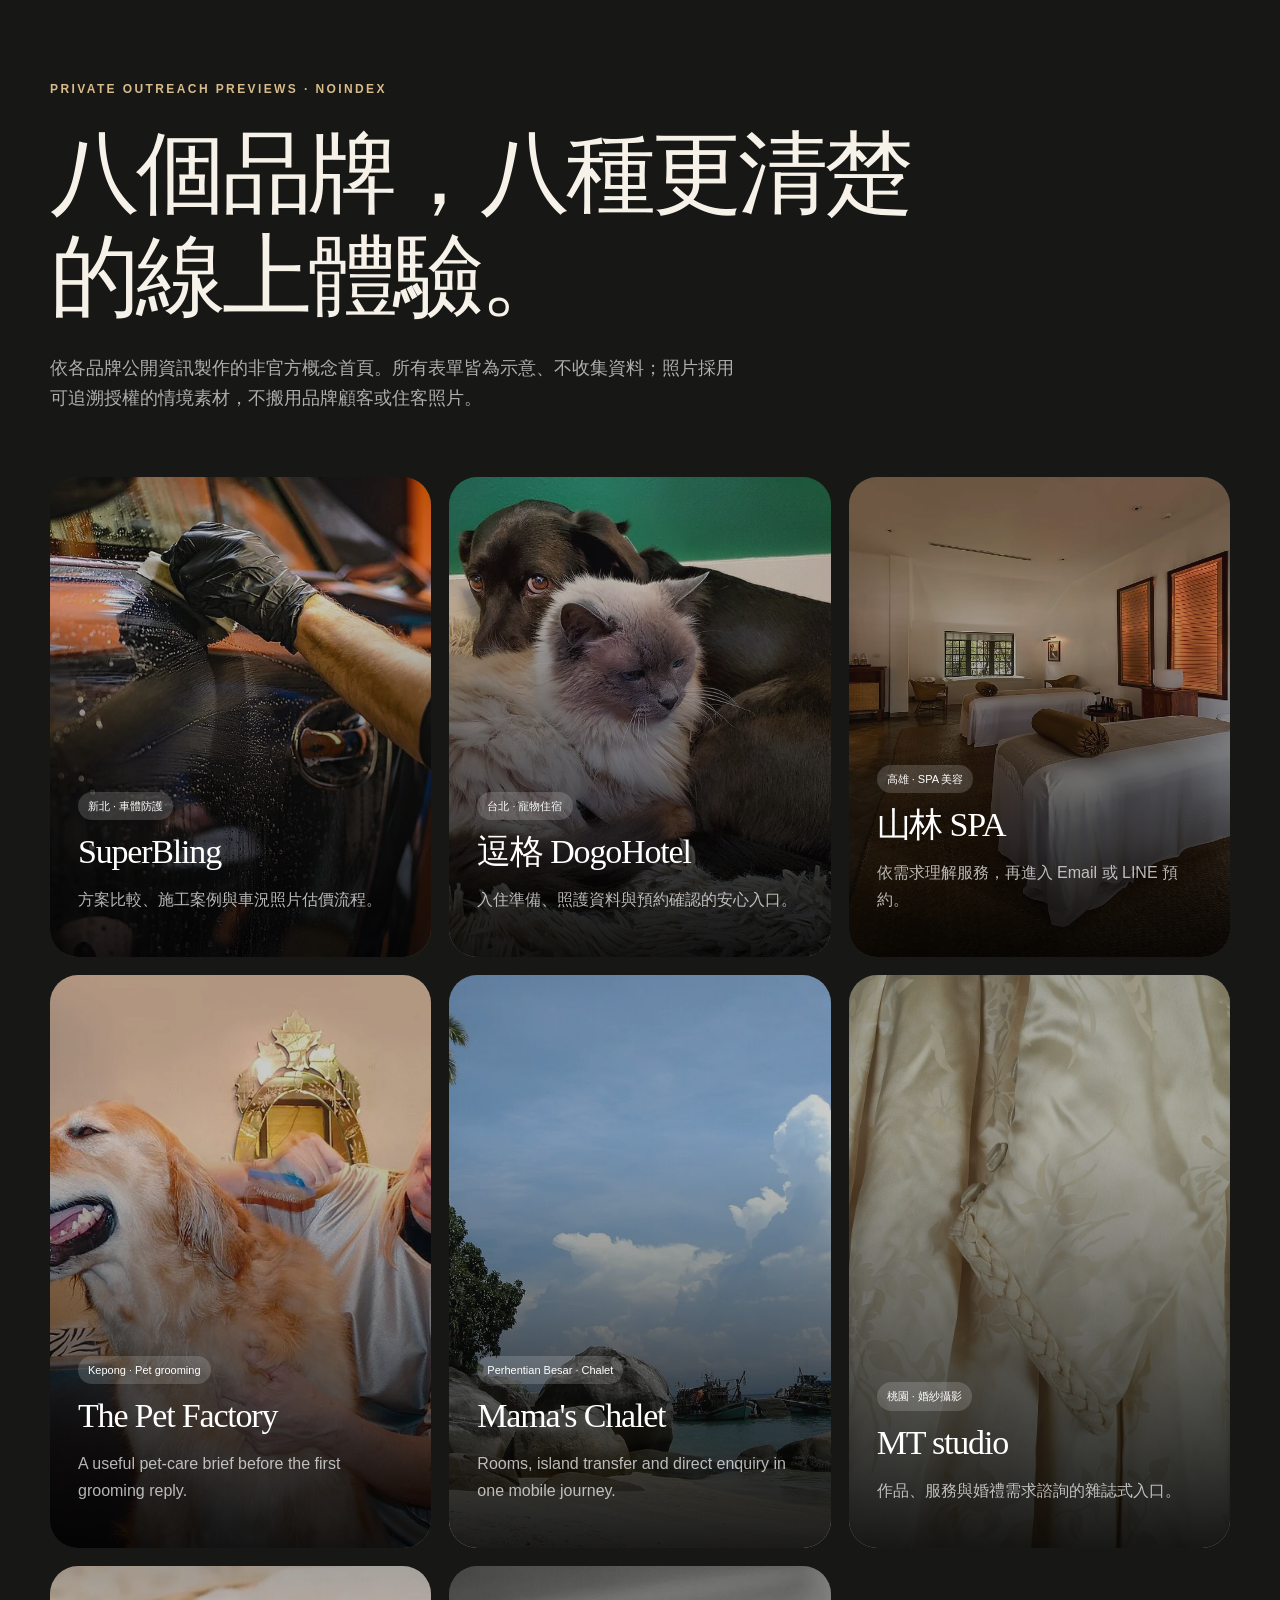
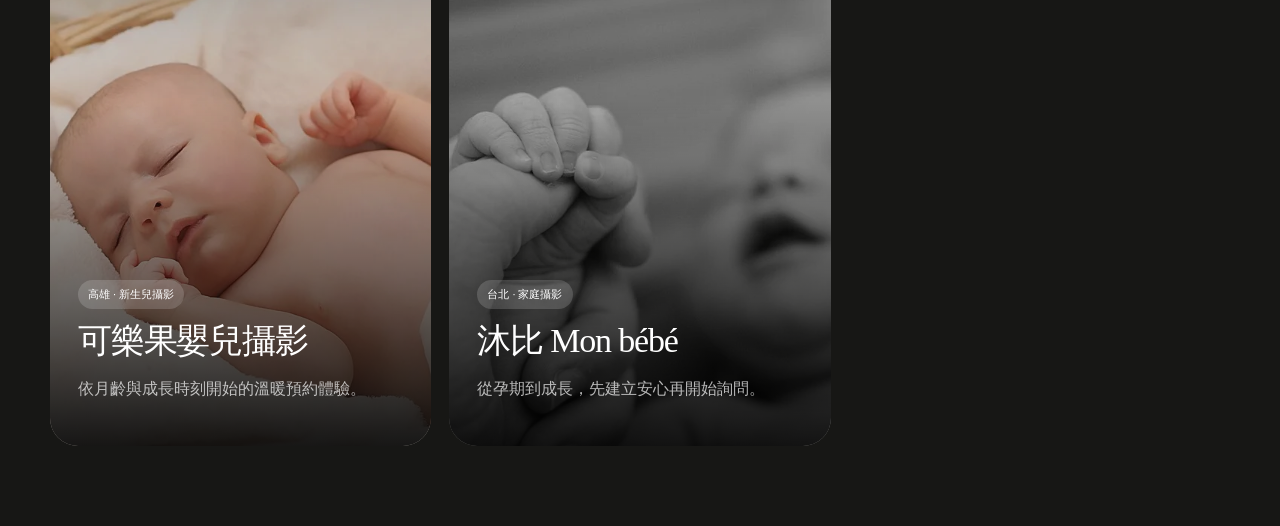
<file: index.html>
<!doctype html>
<html lang="zh-Hant">
<head>
  <meta charset="utf-8">
  <meta name="viewport" content="width=device-width,initial-scale=1">
  <meta name="robots" content="noindex,nofollow,noarchive">
  <meta name="description" content="八個在地品牌的非官方網站概念提案目錄。">
  <link rel="icon" href="data:image/svg+xml,%3Csvg xmlns='http://www.w3.org/2000/svg' viewBox='0 0 64 64'%3E%3Ccircle cx='32' cy='32' r='28' fill='%239d7d54'/%3E%3C/svg%3E">
  <title>Business Concept Demos｜非官方概念提案</title>
  <link rel="stylesheet" href="assets/site.css">
  <script defer src="assets/site.js"></script>
</head>
<body>
  <main class="directory">
    <div class="directory-wrap">
      <p class="eyebrow">Private outreach previews · noindex</p>
      <h1>八個品牌，八種更清楚的線上體驗。</h1>
      <p class="directory-lead">依各品牌公開資訊製作的非官方概念首頁。所有表單皆為示意、不收集資料；照片採用可追溯授權的情境素材，不搬用品牌顧客或住客照片。</p>
      <div class="demo-grid">
        <a class="demo-tile reveal" href="superbling/"><img class="cover" src="assets/images/car-polish.webp" alt="SuperBling 車體防護網站概念"><div class="demo-tile-copy"><span class="pill">新北 · 車體防護</span><h2>SuperBling</h2><p>方案比較、施工案例與車況照片估價流程。</p></div></a>
        <a class="demo-tile reveal" href="dogohotel/"><img class="cover" src="assets/images/pet-cuddle.webp" alt="逗格寵物旅館網站概念"><div class="demo-tile-copy"><span class="pill">台北 · 寵物住宿</span><h2>逗格 DogoHotel</h2><p>入住準備、照護資料與預約確認的安心入口。</p></div></a>
        <a class="demo-tile reveal" href="shanlin-spa/"><img class="cover" src="assets/images/spa-room.webp" alt="山林 SPA 網站概念"><div class="demo-tile-copy"><span class="pill">高雄 · SPA 美容</span><h2>山林 SPA</h2><p>依需求理解服務，再進入 Email 或 LINE 預約。</p></div></a>
        <a class="demo-tile reveal" href="the-pet-factory/"><img class="cover" src="assets/images/dog-grooming.webp" alt="The Pet Factory website concept"><div class="demo-tile-copy"><span class="pill">Kepong · Pet grooming</span><h2>The Pet Factory</h2><p>A useful pet-care brief before the first grooming reply.</p></div></a>
        <a class="demo-tile reveal" href="mamas-chalet/"><img class="cover" src="assets/images/perhentian-beach.webp" alt="Mama's Chalet website concept"><div class="demo-tile-copy"><span class="pill">Perhentian Besar · Chalet</span><h2>Mama's Chalet</h2><p>Rooms, island transfer and direct enquiry in one mobile journey.</p></div></a>
        <a class="demo-tile reveal" href="mt-studio/"><img class="cover" src="assets/images/wedding-dress.webp" alt="MT studio 婚紗網站概念"><div class="demo-tile-copy"><span class="pill">桃園 · 婚紗攝影</span><h2>MT studio</h2><p>作品、服務與婚禮需求諮詢的雜誌式入口。</p></div></a>
        <a class="demo-tile reveal" href="colaguo-baby/"><img class="cover" src="assets/images/newborn-basket.webp" alt="可樂果嬰兒攝影網站概念"><div class="demo-tile-copy"><span class="pill">高雄 · 新生兒攝影</span><h2>可樂果嬰兒攝影</h2><p>依月齡與成長時刻開始的溫暖預約體驗。</p></div></a>
        <a class="demo-tile reveal" href="monbebe/"><img class="cover" src="assets/images/baby-finger.webp" alt="沐比專業攝影網站概念"><div class="demo-tile-copy"><span class="pill">台北 · 家庭攝影</span><h2>沐比 Mon bébé</h2><p>從孕期到成長，先建立安心再開始詢問。</p></div></a>
      </div>
    </div>
  </main>
</body>
</html>
</file>
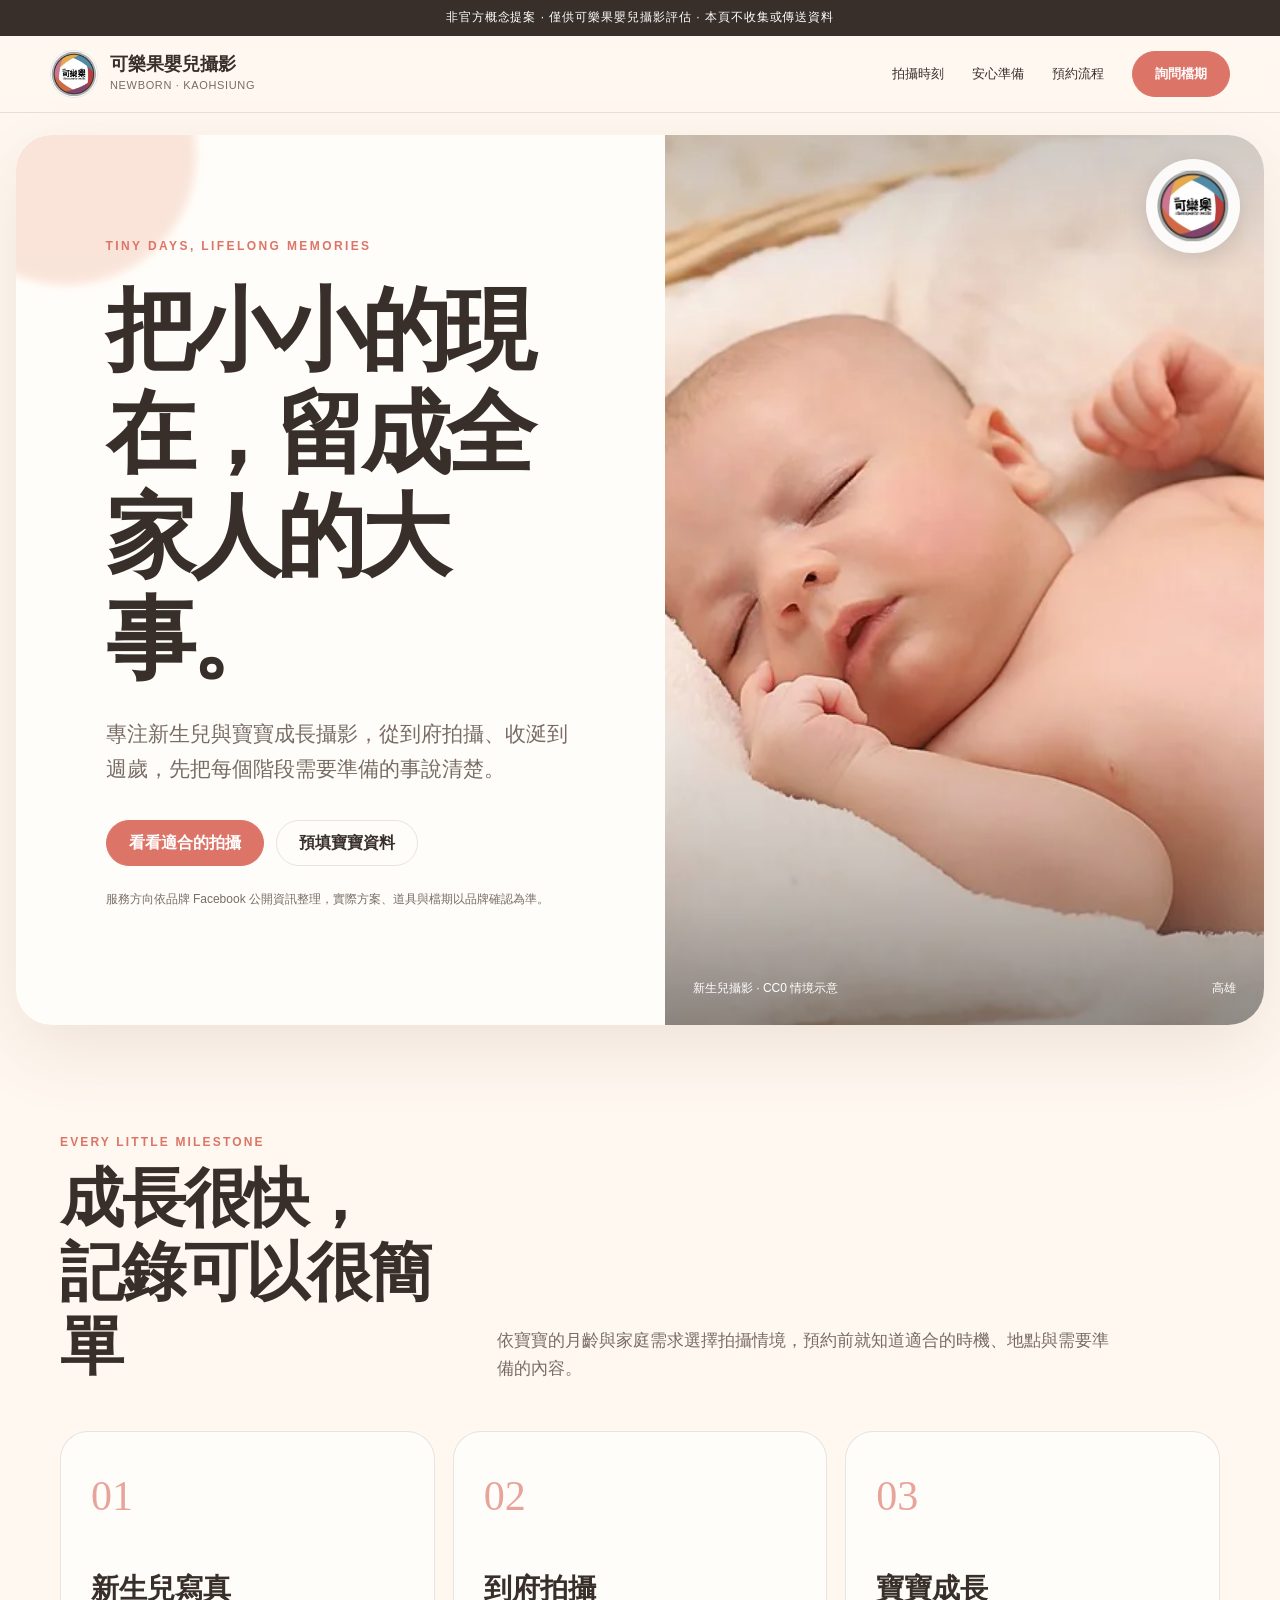
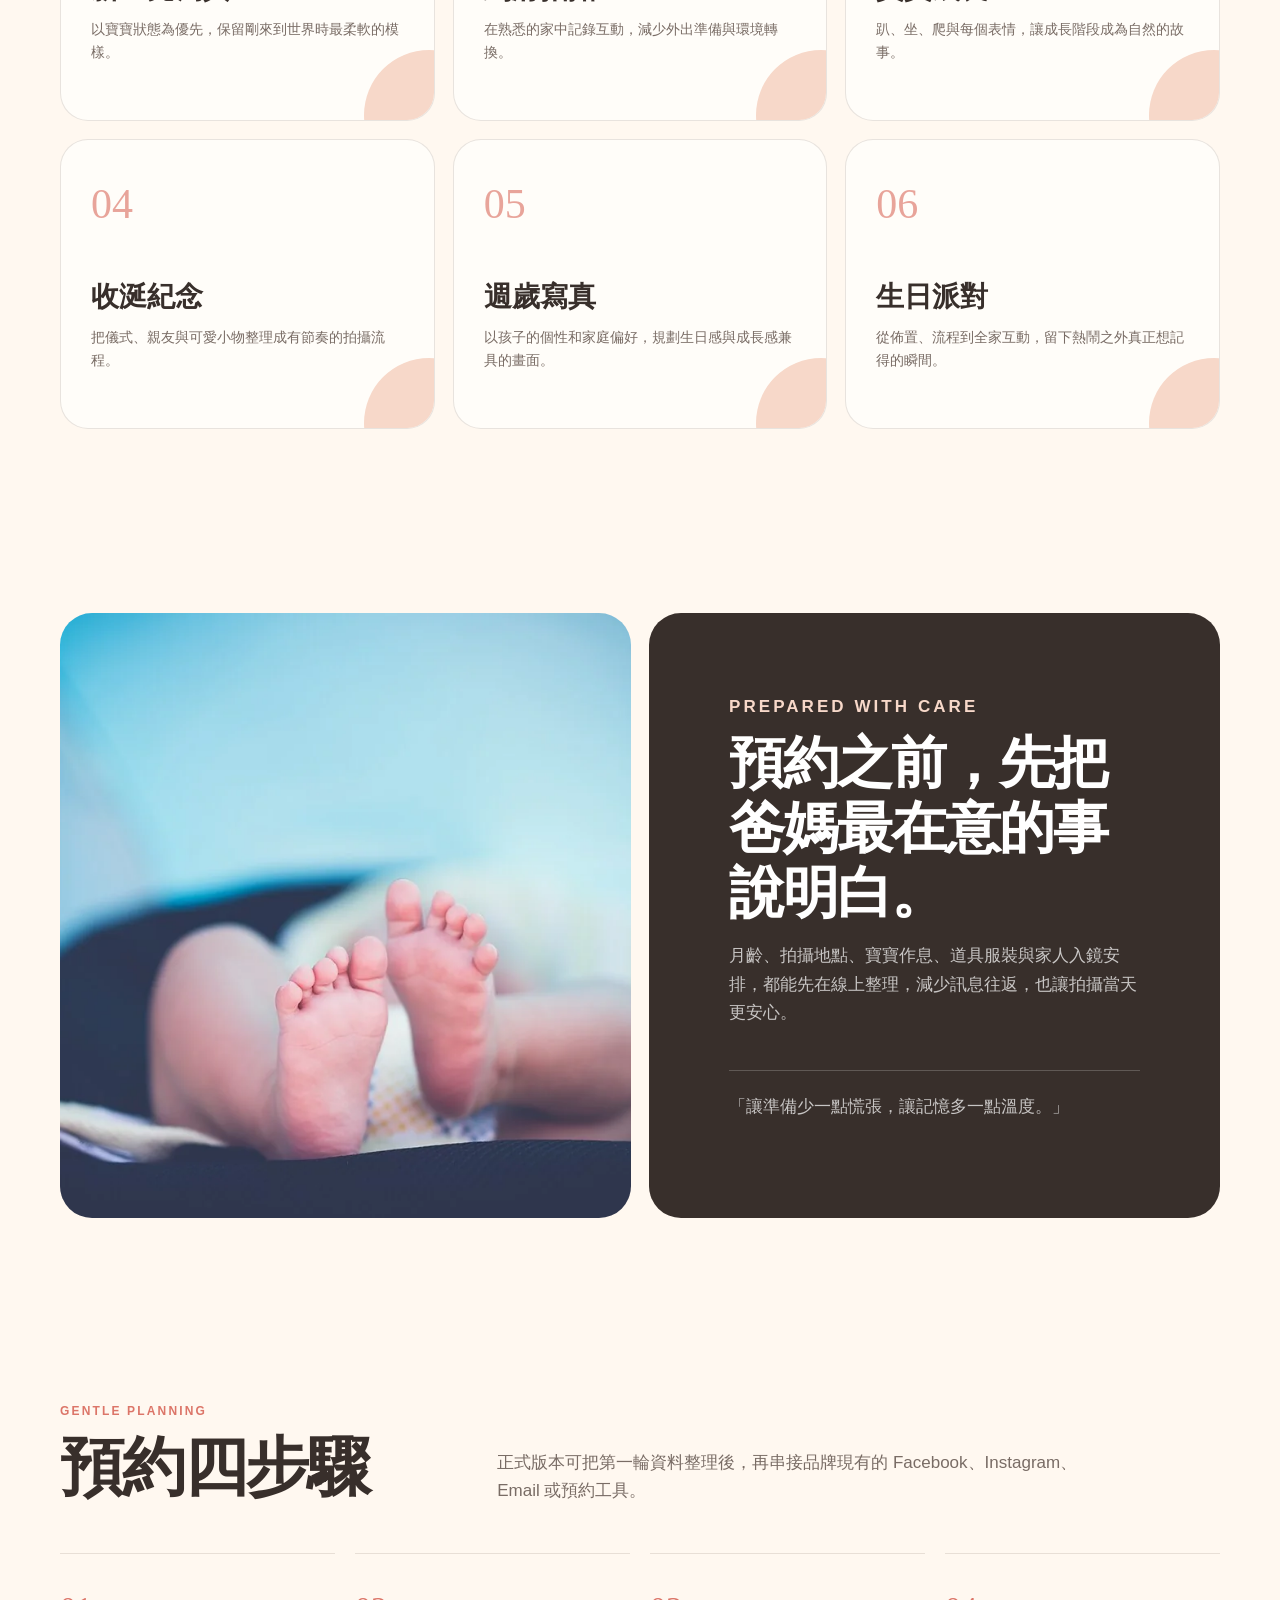
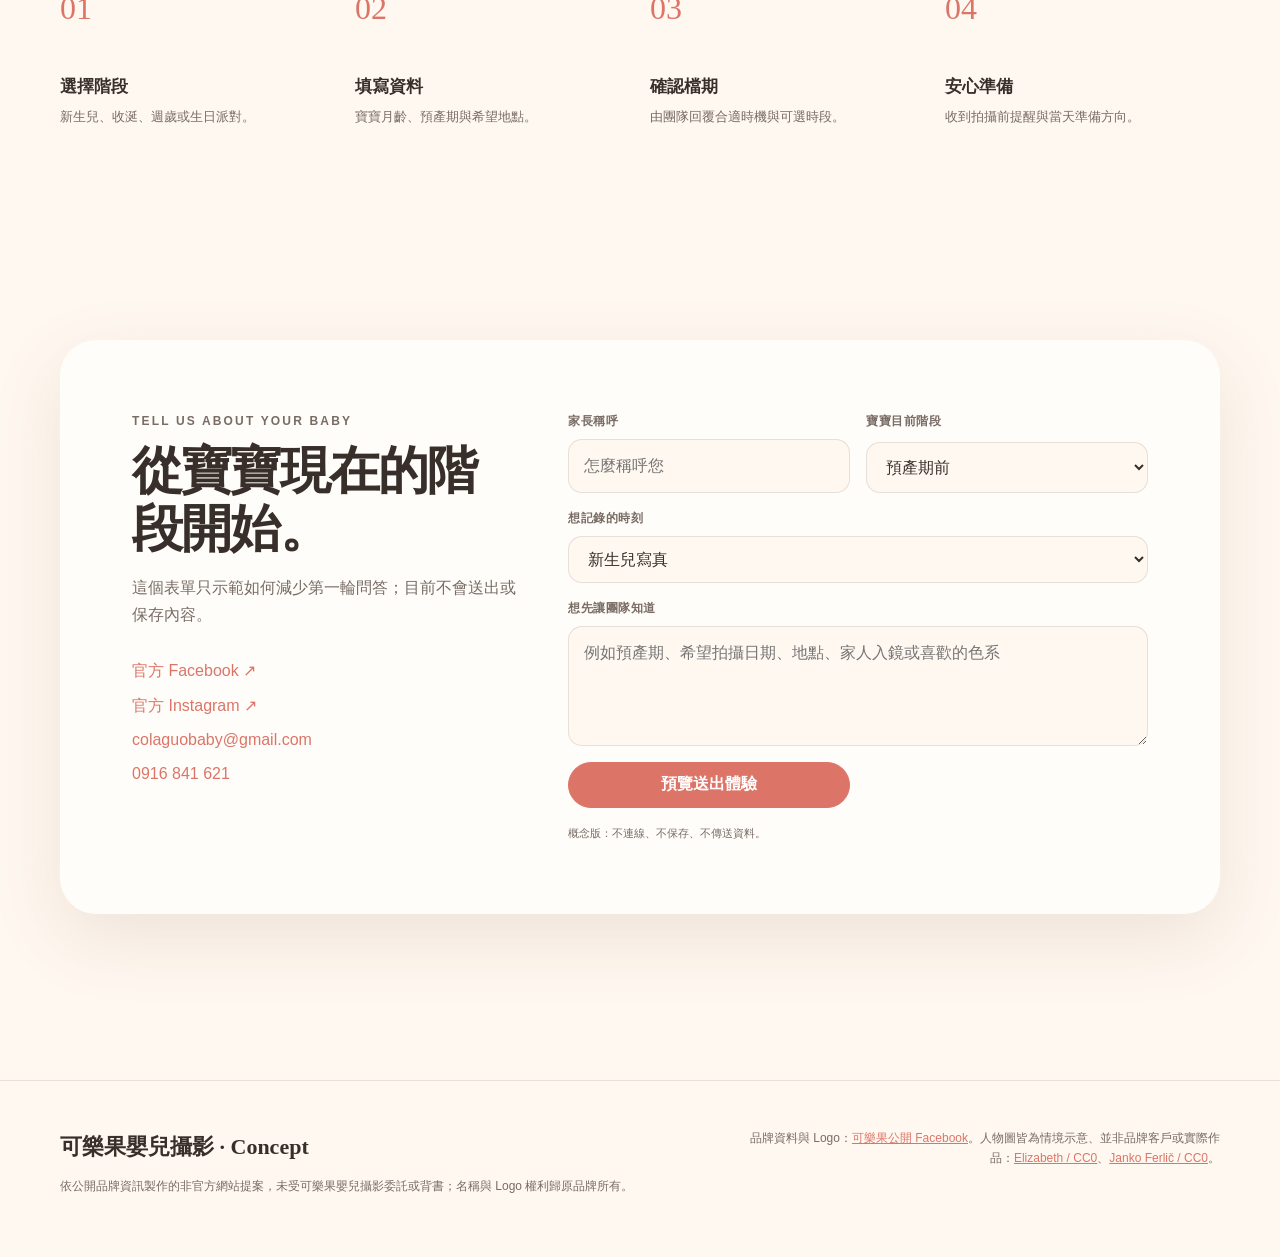
<file: colaguo-baby/index.html>
<!doctype html>
<html lang="zh-Hant">
<head>
  <meta charset="utf-8">
  <meta name="viewport" content="width=device-width,initial-scale=1">
  <meta name="robots" content="noindex,nofollow,noarchive">
  <meta name="referrer" content="strict-origin-when-cross-origin">
  <meta name="description" content="可樂果嬰兒攝影工作室非官方網站概念提案，僅供品牌評估。">
  <link rel="icon" href="data:image/svg+xml,%3Csvg xmlns='http://www.w3.org/2000/svg' viewBox='0 0 64 64'%3E%3Ccircle cx='32' cy='32' r='28' fill='%23dc7568'/%3E%3C/svg%3E">
  <title>可樂果嬰兒攝影｜網站概念提案</title>
  <link rel="stylesheet" href="../assets/site.css">
  <script defer src="../assets/site.js"></script>
</head>
<body class="cola">
  <div class="concept-bar">非官方概念提案 · 僅供可樂果嬰兒攝影評估 · 本頁不收集或傳送資料</div>
  <header class="site-header">
    <nav class="nav" aria-label="主要導覽">
      <a class="brand" href="#top" aria-label="回到頁首">
        <img src="../assets/images/colaguo-logo.webp" alt="可樂果攝影工作室公開品牌標誌">
        <span class="brand-copy"><strong>可樂果嬰兒攝影</strong><span>NEWBORN · KAOHSIUNG</span></span>
      </a>
      <div class="nav-links">
        <a href="#services">拍攝時刻</a>
        <a href="#story">安心準備</a>
        <a href="#process">預約流程</a>
        <a class="nav-cta" href="#inquiry">詢問檔期</a>
      </div>
    </nav>
  </header>

  <main id="top">
    <section class="hero" aria-labelledby="hero-title">
      <div class="hero-copy">
        <p class="eyebrow">Tiny days, lifelong memories</p>
        <h1 id="hero-title">把小小的現在，留成全家人的大事。</h1>
        <p class="hero-lead">專注新生兒與寶寶成長攝影，從到府拍攝、收涎到週歲，先把每個階段需要準備的事說清楚。</p>
        <div class="hero-actions">
          <a class="button" href="#services">看看適合的拍攝</a>
          <a class="button secondary" href="#inquiry">預填寶寶資料</a>
        </div>
        <p class="hero-note">服務方向依品牌 Facebook 公開資訊整理，實際方案、道具與檔期以品牌確認為準。</p>
      </div>
      <div class="hero-media">
        <img src="../assets/images/newborn-basket.webp" alt="熟睡新生兒的授權情境圖，非品牌實際作品" fetchpriority="high">
        <div class="hero-stamp"><img src="../assets/images/colaguo-logo.webp" alt=""></div>
        <div class="hero-caption"><span>新生兒攝影 · CC0 情境示意</span><span>高雄</span></div>
      </div>
    </section>

    <section class="section" id="services">
      <div class="section-head reveal">
        <div><p class="section-kicker">Every little milestone</p><h2>成長很快，<br>記錄可以很簡單</h2></div>
        <p class="section-intro">依寶寶的月齡與家庭需求選擇拍攝情境，預約前就知道適合的時機、地點與需要準備的內容。</p>
      </div>
      <div class="service-grid">
        <article class="service-card reveal"><span class="num">01</span><h3>新生兒寫真</h3><p>以寶寶狀態為優先，保留剛來到世界時最柔軟的模樣。</p></article>
        <article class="service-card reveal"><span class="num">02</span><h3>到府拍攝</h3><p>在熟悉的家中記錄互動，減少外出準備與環境轉換。</p></article>
        <article class="service-card reveal"><span class="num">03</span><h3>寶寶成長</h3><p>趴、坐、爬與每個表情，讓成長階段成為自然的故事。</p></article>
        <article class="service-card reveal"><span class="num">04</span><h3>收涎紀念</h3><p>把儀式、親友與可愛小物整理成有節奏的拍攝流程。</p></article>
        <article class="service-card reveal"><span class="num">05</span><h3>週歲寫真</h3><p>以孩子的個性和家庭偏好，規劃生日感與成長感兼具的畫面。</p></article>
        <article class="service-card reveal"><span class="num">06</span><h3>生日派對</h3><p>從佈置、流程到全家互動，留下熱鬧之外真正想記得的瞬間。</p></article>
      </div>
    </section>

    <section class="section compact" id="story">
      <div class="story reveal">
        <div class="story-media"><img src="../assets/images/newborn-feet.webp" alt="新生兒腳丫授權情境圖，非品牌實際作品"></div>
        <div class="story-copy">
          <p class="section-kicker">Prepared with care</p>
          <h2>預約之前，先把爸媽最在意的事說明白。</h2>
          <p>月齡、拍攝地點、寶寶作息、道具服裝與家人入鏡安排，都能先在線上整理，減少訊息往返，也讓拍攝當天更安心。</p>
          <p class="quote">「讓準備少一點慌張，讓記憶多一點溫度。」</p>
        </div>
      </div>
    </section>

    <section class="section" id="process">
      <div class="section-head reveal">
        <div><p class="section-kicker">Gentle planning</p><h2>預約四步驟</h2></div>
        <p class="section-intro">正式版本可把第一輪資料整理後，再串接品牌現有的 Facebook、Instagram、Email 或預約工具。</p>
      </div>
      <div class="steps">
        <div class="step reveal"><h3>選擇階段</h3><p>新生兒、收涎、週歲或生日派對。</p></div>
        <div class="step reveal"><h3>填寫資料</h3><p>寶寶月齡、預產期與希望地點。</p></div>
        <div class="step reveal"><h3>確認檔期</h3><p>由團隊回覆合適時機與可選時段。</p></div>
        <div class="step reveal"><h3>安心準備</h3><p>收到拍攝前提醒與當天準備方向。</p></div>
      </div>
    </section>

    <section class="section compact" id="inquiry">
      <div class="inquiry-wrap reveal">
        <div class="inquiry-copy">
          <p class="section-kicker">Tell us about your baby</p>
          <h2>從寶寶現在的階段開始。</h2>
          <p>這個表單只示範如何減少第一輪問答；目前不會送出或保存內容。</p>
          <div class="contact-list">
            <a href="https://www.facebook.com/colaguobaby" target="_blank" rel="noopener">官方 Facebook ↗</a>
            <a href="https://www.instagram.com/colaguobaby/" target="_blank" rel="noopener">官方 Instagram ↗</a>
            <a href="mailto:colaguobaby@gmail.com">colaguobaby@gmail.com</a>
            <a href="tel:+886916841621">0916 841 621</a>
          </div>
        </div>
        <form class="demo-form" data-demo-form>
          <div class="field"><label for="cola-parent">家長稱呼</label><input id="cola-parent" name="parent" autocomplete="name" placeholder="怎麼稱呼您"></div>
          <div class="field"><label for="cola-age">寶寶目前階段</label><select id="cola-age" name="age"><option>預產期前</option><option>出生 0–30 天</option><option>1–6 個月</option><option>收涎階段</option><option>週歲／生日</option></select></div>
          <div class="field full"><label for="cola-service">想記錄的時刻</label><select id="cola-service" name="service"><option>新生兒寫真</option><option>到府拍攝</option><option>寶寶成長寫真</option><option>收涎</option><option>週歲／生日派對</option></select></div>
          <div class="field full"><label for="cola-note">想先讓團隊知道</label><textarea id="cola-note" name="note" placeholder="例如預產期、希望拍攝日期、地點、家人入鏡或喜歡的色系"></textarea></div>
          <button class="button" type="submit">預覽送出體驗</button>
          <p class="form-note">概念版：不連線、不保存、不傳送資料。</p>
          <div class="form-result" tabindex="-1"></div>
        </form>
      </div>
    </section>
  </main>

  <footer class="site-footer">
    <div class="footer-inner">
      <div class="footer-brand"><strong>可樂果嬰兒攝影 · Concept</strong><p>依公開品牌資訊製作的非官方網站提案，未受可樂果嬰兒攝影委託或背書；名稱與 Logo 權利歸原品牌所有。</p></div>
      <div class="credits">品牌資料與 Logo：<a href="https://www.facebook.com/colaguobaby" target="_blank" rel="noopener">可樂果公開 Facebook</a>。人物圖皆為情境示意、並非品牌客戶或實際作品：<a href="https://commons.wikimedia.org/wiki/File:Newborn_baby_sleeps_in_a_basket.jpg" target="_blank" rel="noopener">Elizabeth / CC0</a>、<a href="https://commons.wikimedia.org/wiki/File:Newborn_baby_feet_(Unsplash).jpg" target="_blank" rel="noopener">Janko Ferlič / CC0</a>。</div>
    </div>
  </footer>
</body>
</html>
</file>
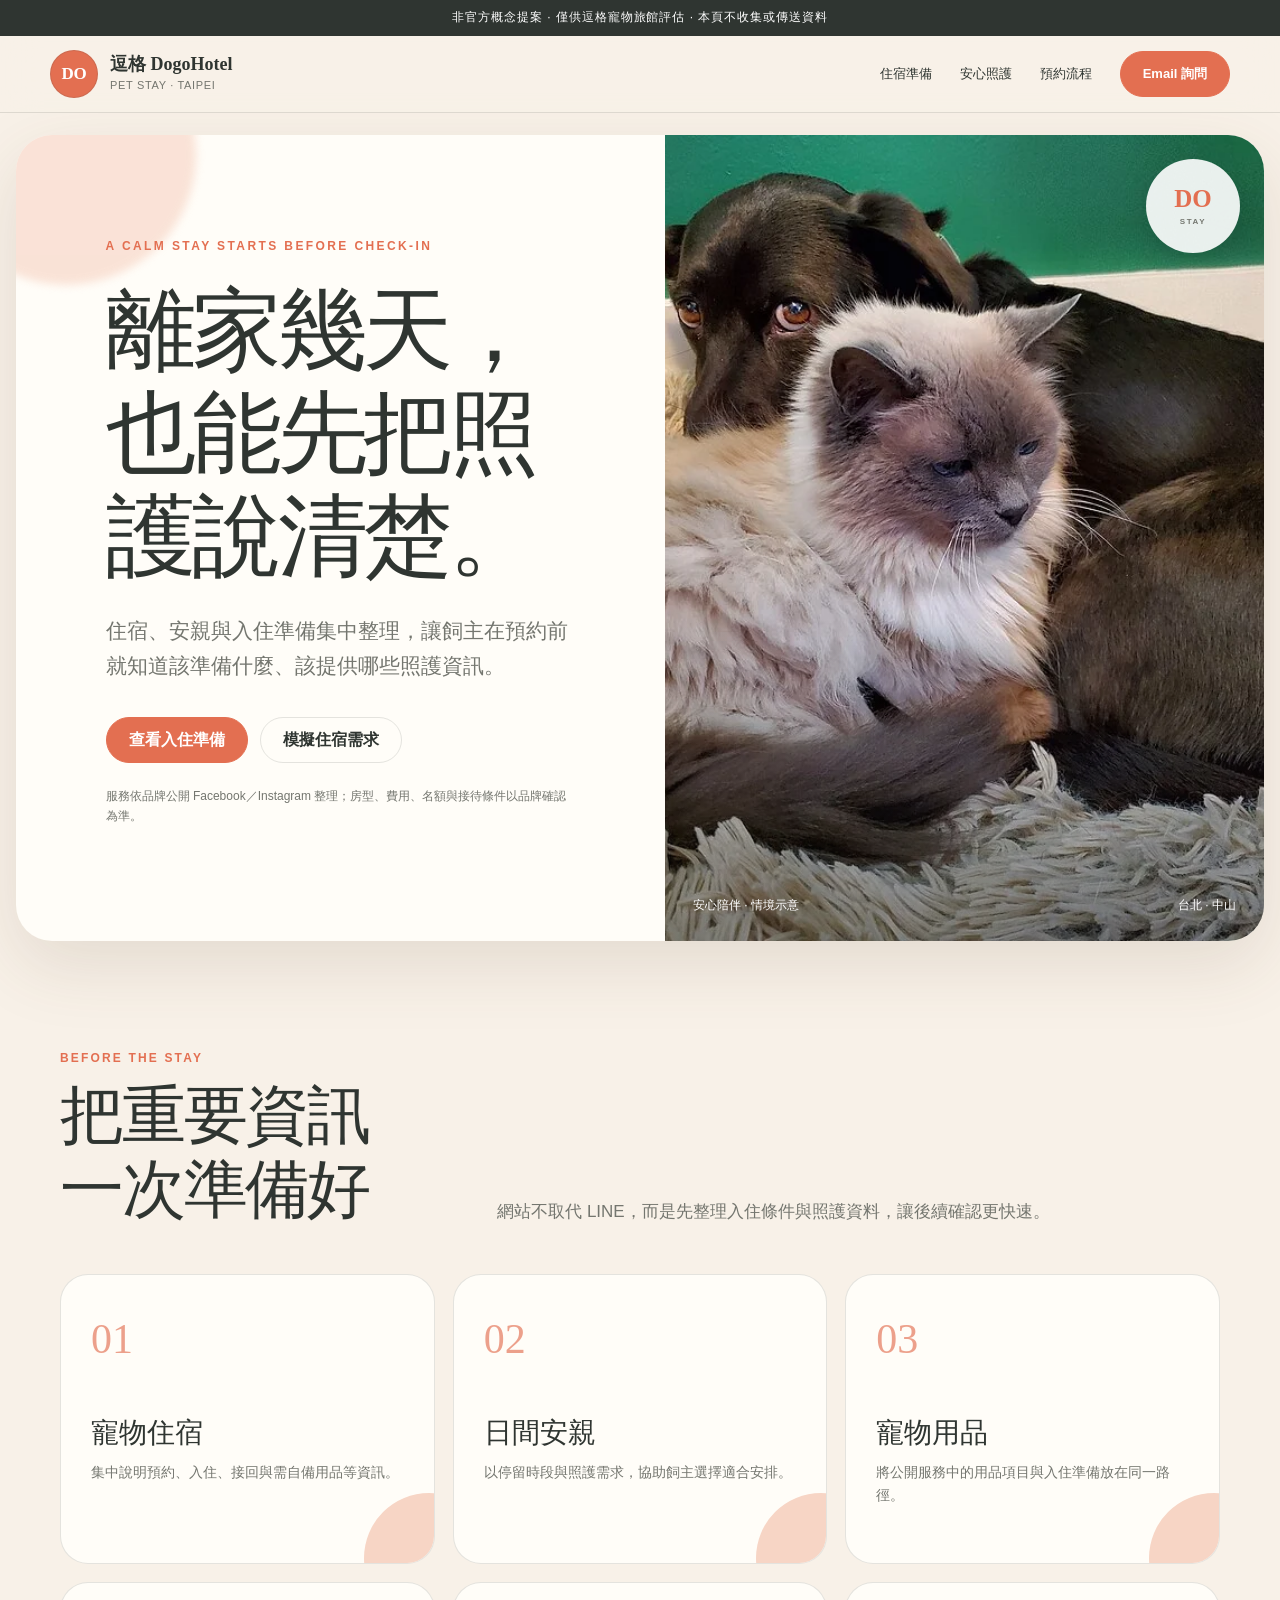
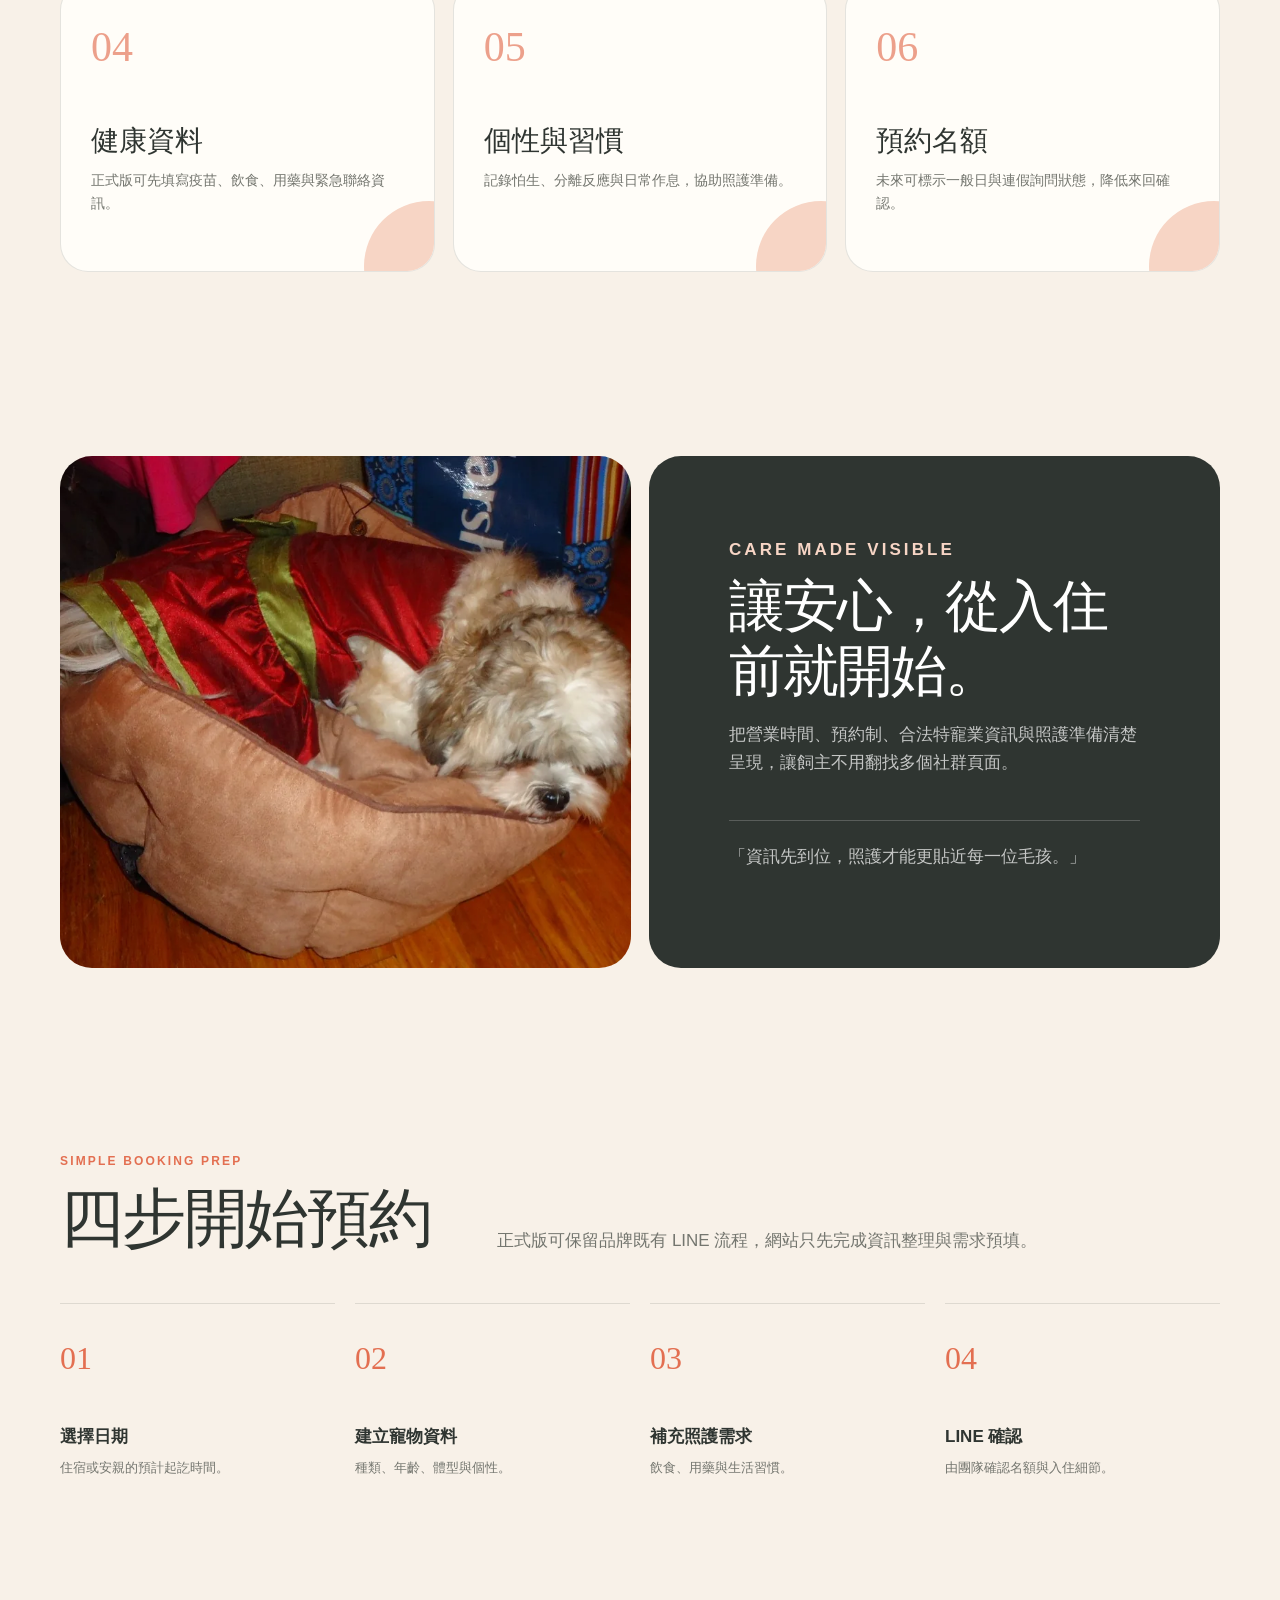
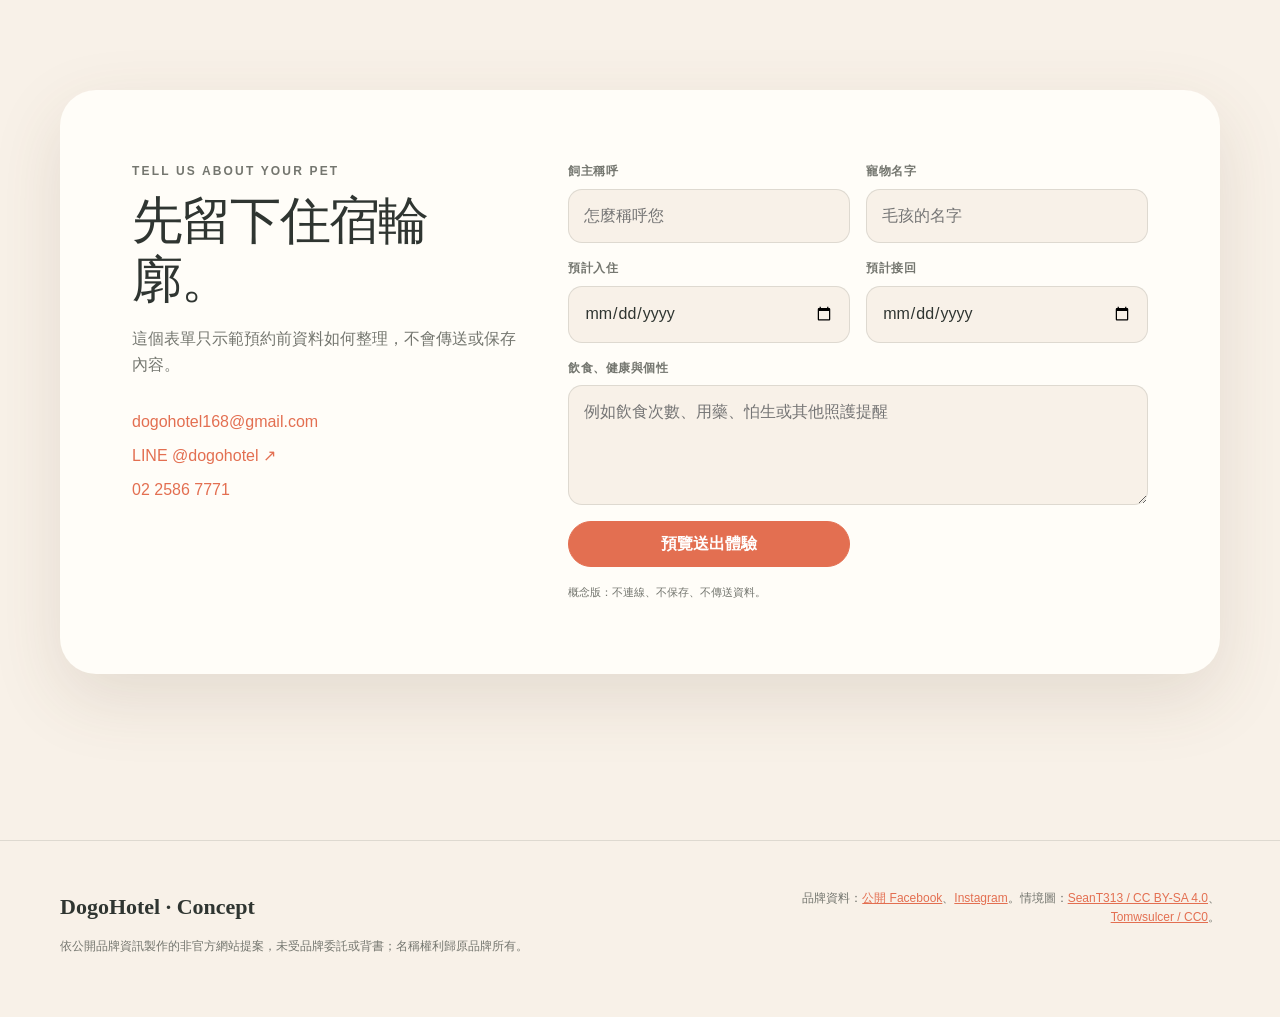
<file: dogohotel/index.html>
<!doctype html>
<html lang="zh-Hant">
<head>
  <meta charset="utf-8"><meta name="viewport" content="width=device-width,initial-scale=1"><meta name="robots" content="noindex,nofollow,noarchive"><meta name="referrer" content="strict-origin-when-cross-origin">
  <meta name="description" content="逗格寵物旅館 DogoHotel 非官方網站概念提案，僅供品牌評估。">
  <link rel="icon" href="data:image/svg+xml,%3Csvg xmlns='http://www.w3.org/2000/svg' viewBox='0 0 64 64'%3E%3Ccircle cx='32' cy='32' r='28' fill='%23e36f51'/%3E%3C/svg%3E">
  <title>逗格寵物旅館 DogoHotel｜網站概念提案</title><link rel="stylesheet" href="../assets/site.css"><script defer src="../assets/site.js"></script>
</head>
<body class="dogo">
  <div class="concept-bar">非官方概念提案 · 僅供逗格寵物旅館評估 · 本頁不收集或傳送資料</div>
  <header class="site-header"><nav class="nav" aria-label="主要導覽"><a class="brand" href="#top"><span class="brand-mark">DO</span><span class="brand-copy"><strong>逗格 DogoHotel</strong><span>PET STAY · TAIPEI</span></span></a><div class="nav-links"><a href="#services">住宿準備</a><a href="#story">安心照護</a><a href="#process">預約流程</a><a class="nav-cta" href="mailto:dogohotel168@gmail.com">Email 詢問</a></div></nav></header>
  <main id="top">
    <section class="hero" aria-labelledby="hero-title"><div class="hero-copy"><p class="eyebrow">A calm stay starts before check-in</p><h1 id="hero-title">離家幾天，也能先把照護說清楚。</h1><p class="hero-lead">住宿、安親與入住準備集中整理，讓飼主在預約前就知道該準備什麼、該提供哪些照護資訊。</p><div class="hero-actions"><a class="button" href="#services">查看入住準備</a><a class="button secondary" href="#inquiry">模擬住宿需求</a></div><p class="hero-note">服務依品牌公開 Facebook／Instagram 整理；房型、費用、名額與接待條件以品牌確認為準。</p></div><div class="hero-media"><img src="../assets/images/pet-cuddle.webp" alt="貓狗相互依偎的照護情境圖" fetchpriority="high"><div class="hero-stamp text-stamp"><strong>DO</strong><span>STAY</span></div><div class="hero-caption"><span>安心陪伴 · 情境示意</span><span>台北 · 中山</span></div></div></section>
    <section class="section" id="services"><div class="section-head reveal"><div><p class="section-kicker">Before the stay</p><h2>把重要資訊<br>一次準備好</h2></div><p class="section-intro">網站不取代 LINE，而是先整理入住條件與照護資料，讓後續確認更快速。</p></div><div class="service-grid">
      <article class="service-card reveal"><span class="num">01</span><h3>寵物住宿</h3><p>集中說明預約、入住、接回與需自備用品等資訊。</p></article><article class="service-card reveal"><span class="num">02</span><h3>日間安親</h3><p>以停留時段與照護需求，協助飼主選擇適合安排。</p></article><article class="service-card reveal"><span class="num">03</span><h3>寵物用品</h3><p>將公開服務中的用品項目與入住準備放在同一路徑。</p></article><article class="service-card reveal"><span class="num">04</span><h3>健康資料</h3><p>正式版可先填寫疫苗、飲食、用藥與緊急聯絡資訊。</p></article><article class="service-card reveal"><span class="num">05</span><h3>個性與習慣</h3><p>記錄怕生、分離反應與日常作息，協助照護準備。</p></article><article class="service-card reveal"><span class="num">06</span><h3>預約名額</h3><p>未來可標示一般日與連假詢問狀態，降低來回確認。</p></article>
    </div></section>
    <section class="section compact" id="story"><div class="story reveal"><div class="story-media"><img src="../assets/images/pet-rest.webp" alt="狗狗在寵物床休息的情境圖" loading="lazy"></div><div class="story-copy"><p class="section-kicker">Care made visible</p><h2>讓安心，從入住前就開始。</h2><p>把營業時間、預約制、合法特寵業資訊與照護準備清楚呈現，讓飼主不用翻找多個社群頁面。</p><p class="quote">「資訊先到位，照護才能更貼近每一位毛孩。」</p></div></div></section>
    <section class="section" id="process"><div class="section-head reveal"><div><p class="section-kicker">Simple booking prep</p><h2>四步開始預約</h2></div><p class="section-intro">正式版可保留品牌既有 LINE 流程，網站只先完成資訊整理與需求預填。</p></div><div class="steps"><div class="step reveal"><h3>選擇日期</h3><p>住宿或安親的預計起訖時間。</p></div><div class="step reveal"><h3>建立寵物資料</h3><p>種類、年齡、體型與個性。</p></div><div class="step reveal"><h3>補充照護需求</h3><p>飲食、用藥與生活習慣。</p></div><div class="step reveal"><h3>LINE 確認</h3><p>由團隊確認名額與入住細節。</p></div></div></section>
    <section class="section compact" id="inquiry"><div class="inquiry-wrap reveal"><div class="inquiry-copy"><p class="section-kicker">Tell us about your pet</p><h2>先留下住宿輪廓。</h2><p>這個表單只示範預約前資料如何整理，不會傳送或保存內容。</p><div class="contact-list"><a href="mailto:dogohotel168@gmail.com">dogohotel168@gmail.com</a><a href="https://line.me/R/ti/p/@dogohotel" target="_blank" rel="noopener">LINE @dogohotel ↗</a><a href="tel:+886225867771">02 2586 7771</a></div></div><form class="demo-form" data-demo-form><div class="field"><label for="dogo-name">飼主稱呼</label><input id="dogo-name" name="name" autocomplete="name" placeholder="怎麼稱呼您"></div><div class="field"><label for="dogo-pet">寵物名字</label><input id="dogo-pet" name="pet" placeholder="毛孩的名字"></div><div class="field"><label for="dogo-start">預計入住</label><input id="dogo-start" name="start" type="date"></div><div class="field"><label for="dogo-end">預計接回</label><input id="dogo-end" name="end" type="date"></div><div class="field full"><label for="dogo-note">飲食、健康與個性</label><textarea id="dogo-note" name="note" placeholder="例如飲食次數、用藥、怕生或其他照護提醒"></textarea></div><button class="button" type="submit">預覽送出體驗</button><p class="form-note">概念版：不連線、不保存、不傳送資料。</p><div class="form-result" tabindex="-1"></div></form></div></section>
  </main>
  <footer class="site-footer"><div class="footer-inner"><div class="footer-brand"><strong>DogoHotel · Concept</strong><p>依公開品牌資訊製作的非官方網站提案，未受品牌委託或背書；名稱權利歸原品牌所有。</p></div><div class="credits">品牌資料：<a href="https://www.facebook.com/dogohotel/?locale=zh_TW" target="_blank" rel="noopener">公開 Facebook</a>、<a href="https://www.instagram.com/dogohotel/" target="_blank" rel="noopener">Instagram</a>。情境圖：<a href="https://commons.wikimedia.org/wiki/File:Cat_and_Dog_Cuddling.jpg" target="_blank" rel="noopener">SeanT313 / CC BY-SA 4.0</a>、<a href="https://commons.wikimedia.org/wiki/File:Dog_sleeping_in_a_dog_bed.JPG" target="_blank" rel="noopener">Tomwsulcer / CC0</a>。</div></div></footer>
</body></html>
</file>
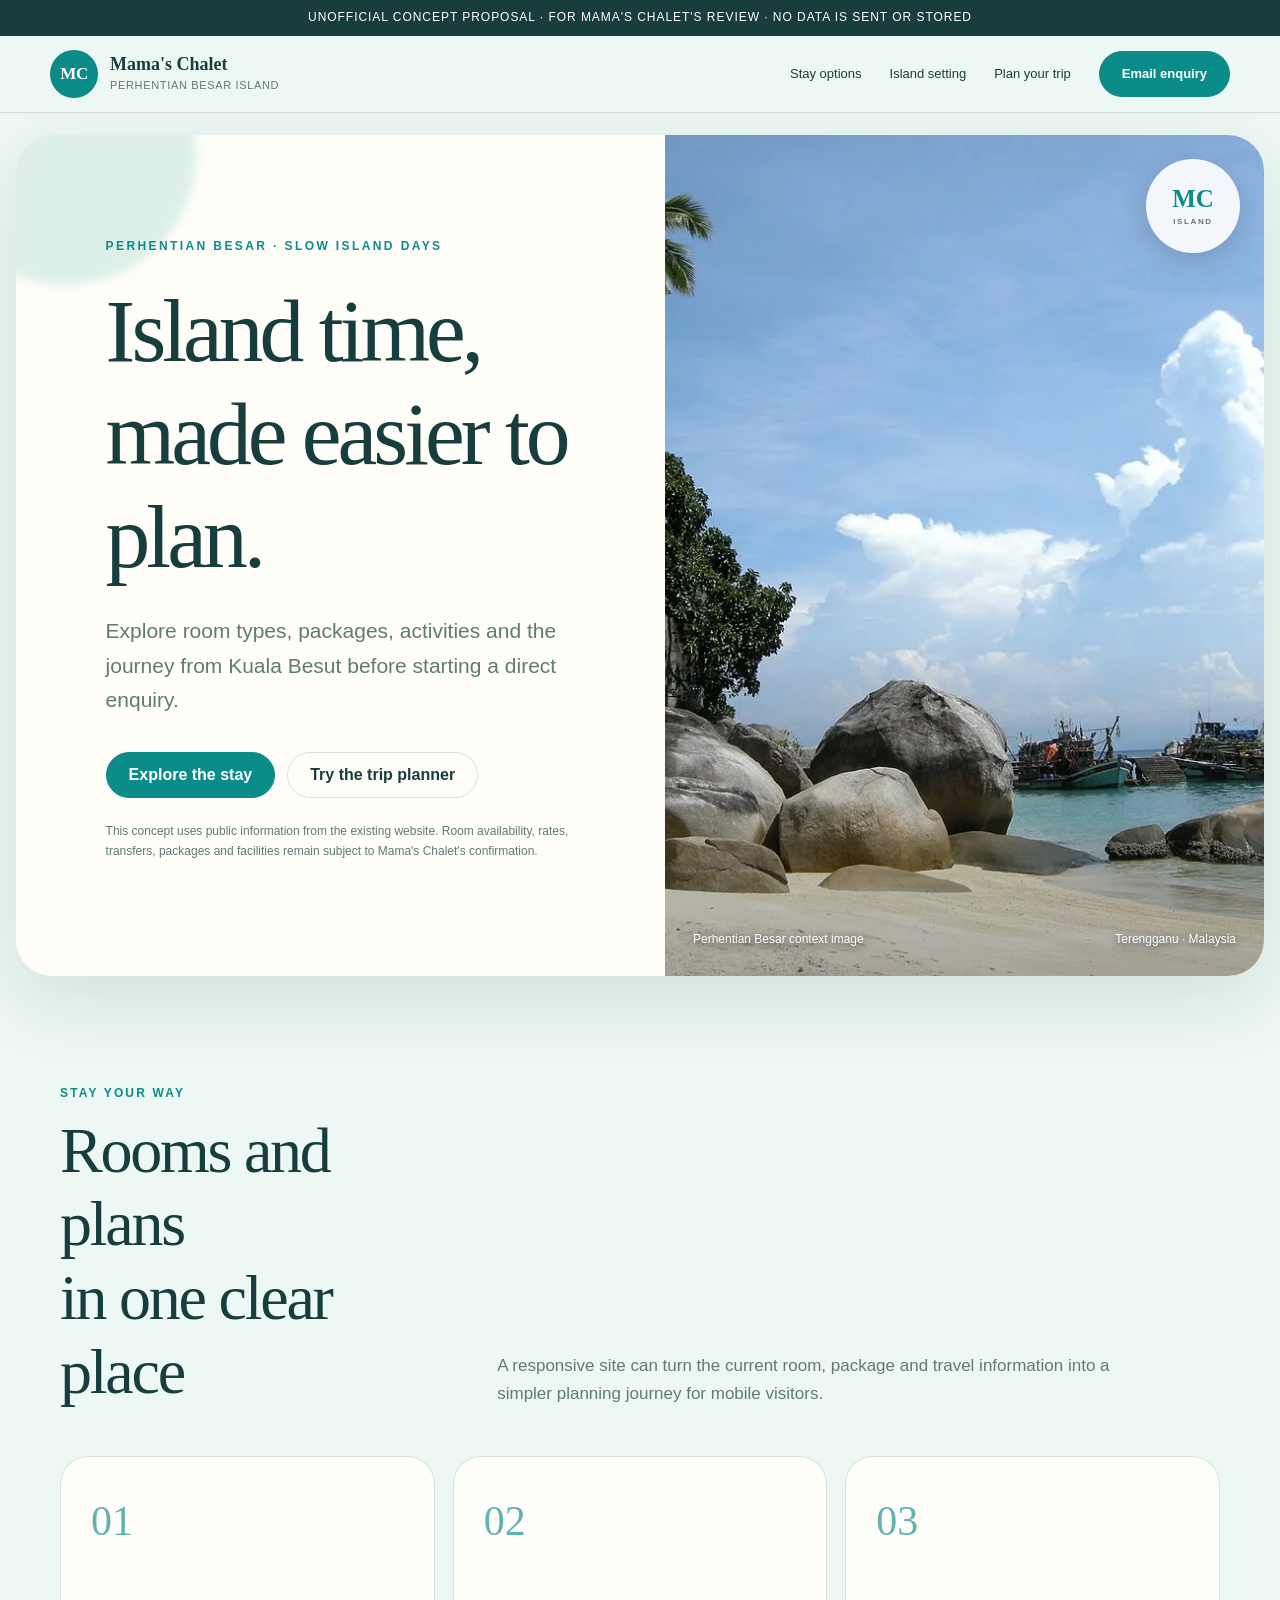
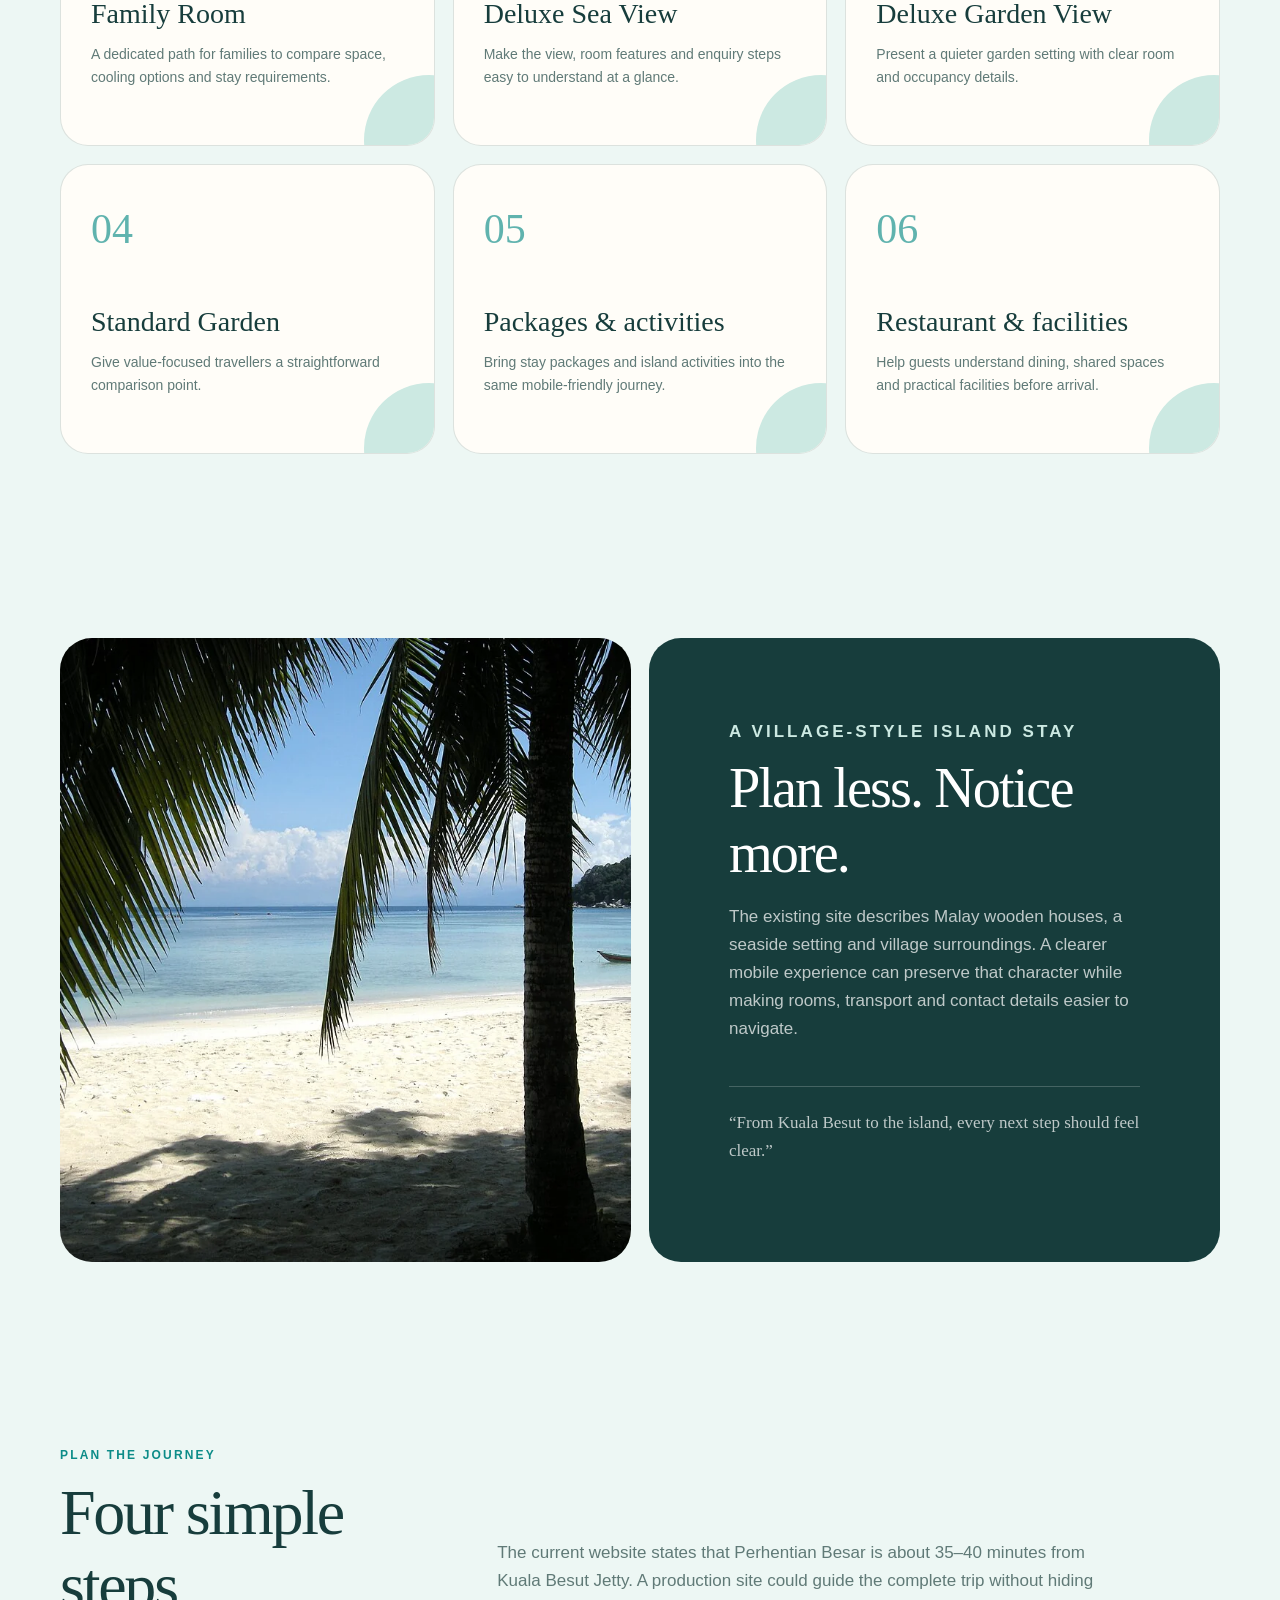
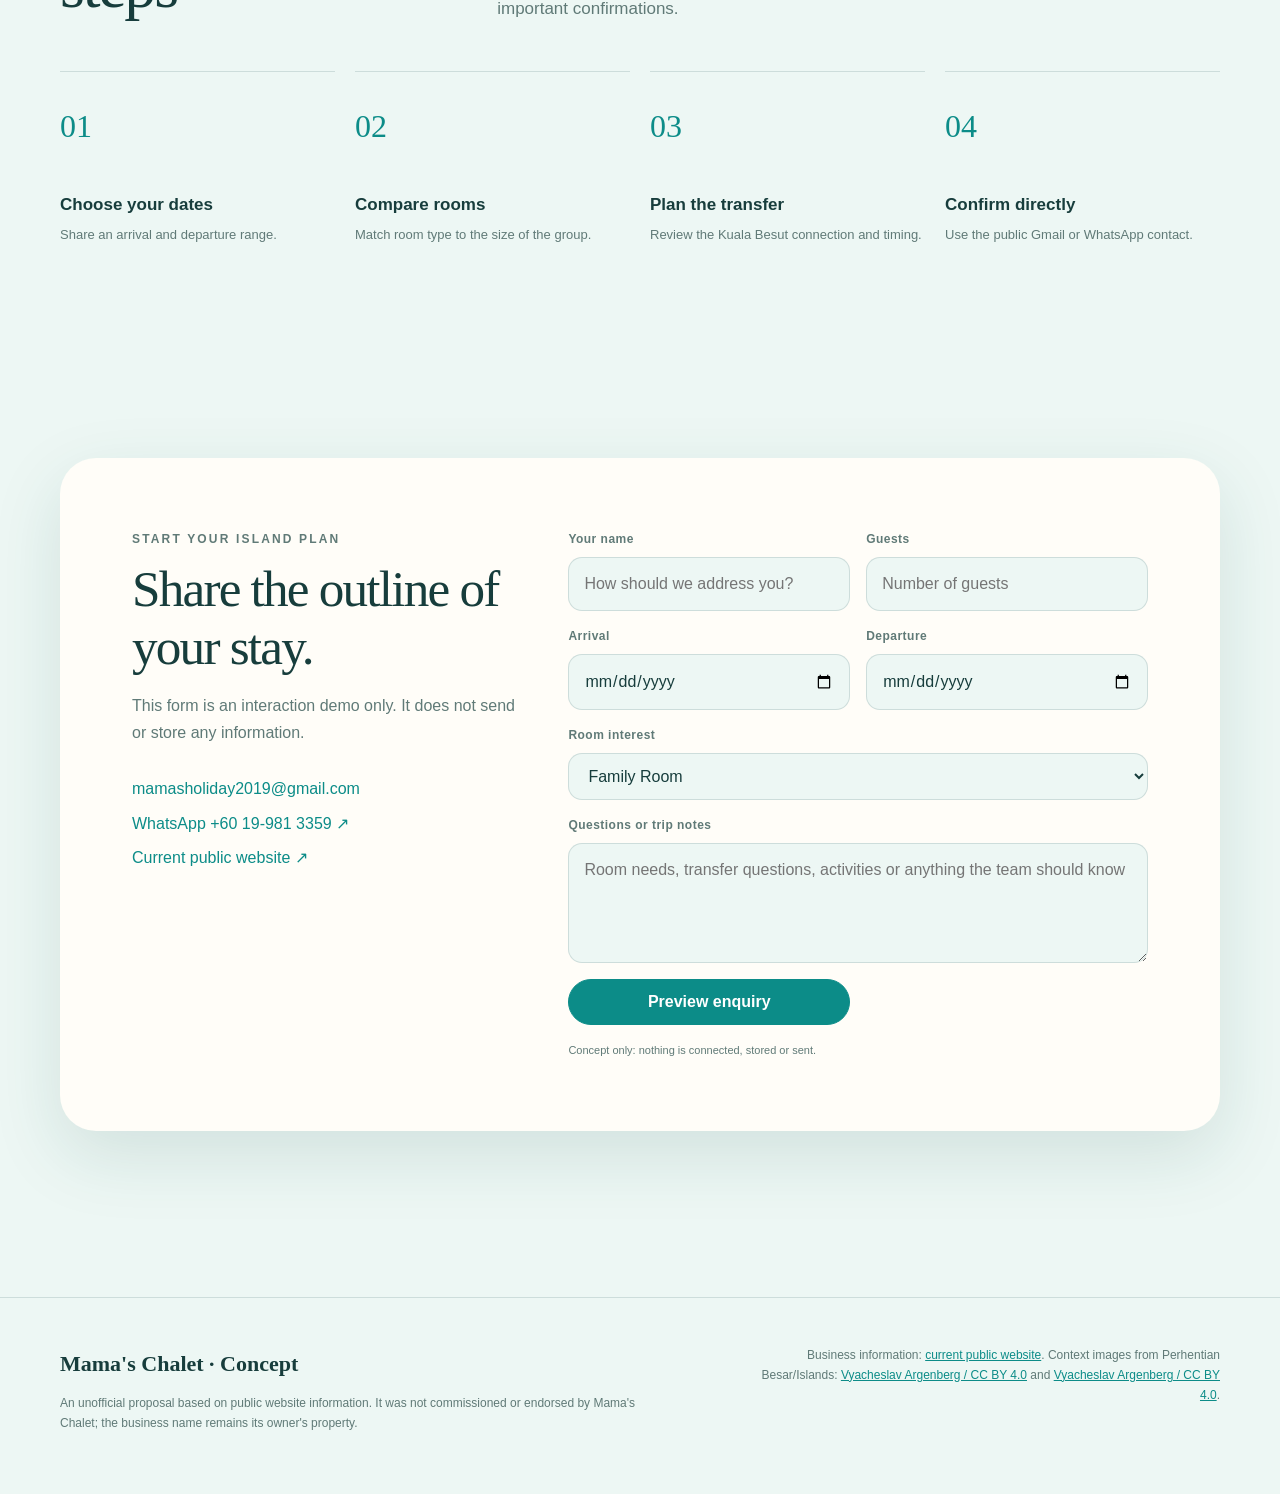
<file: mamas-chalet/index.html>
<!doctype html>
<html lang="en">
<head>
  <meta charset="utf-8"><meta name="viewport" content="width=device-width,initial-scale=1"><meta name="robots" content="noindex,nofollow,noarchive"><meta name="referrer" content="strict-origin-when-cross-origin">
  <meta name="description" content="An unofficial responsive website concept prepared for Mama's Chalet, Perhentian Besar Island.">
  <link rel="icon" href="data:image/svg+xml,%3Csvg xmlns='http://www.w3.org/2000/svg' viewBox='0 0 64 64'%3E%3Ccircle cx='32' cy='32' r='28' fill='%230c8c88'/%3E%3C/svg%3E">
  <title>Mama's Chalet｜Unofficial website concept</title><link rel="stylesheet" href="../assets/site.css"><script defer src="../assets/site.js"></script>
</head>
<body class="mamas">
  <div class="concept-bar">UNOFFICIAL CONCEPT PROPOSAL · FOR MAMA'S CHALET'S REVIEW · NO DATA IS SENT OR STORED</div>
  <header class="site-header"><nav class="nav" aria-label="Main navigation"><a class="brand" href="#top"><span class="brand-mark">MC</span><span class="brand-copy"><strong>Mama's Chalet</strong><span>PERHENTIAN BESAR ISLAND</span></span></a><div class="nav-links"><a href="#services">Stay options</a><a href="#story">Island setting</a><a href="#process">Plan your trip</a><a class="nav-cta" href="mailto:mamasholiday2019@gmail.com">Email enquiry</a></div></nav></header>
  <main id="top">
    <section class="hero" aria-labelledby="hero-title"><div class="hero-copy"><p class="eyebrow">Perhentian Besar · slow island days</p><h1 id="hero-title">Island time, made easier to plan.</h1><p class="hero-lead">Explore room types, packages, activities and the journey from Kuala Besut before starting a direct enquiry.</p><div class="hero-actions"><a class="button" href="#services">Explore the stay</a><a class="button secondary" href="#inquiry">Try the trip planner</a></div><p class="hero-note">This concept uses public information from the existing website. Room availability, rates, transfers, packages and facilities remain subject to Mama's Chalet's confirmation.</p></div><div class="hero-media"><img src="../assets/images/perhentian-beach.webp" alt="A tropical beach on Perhentian Besar Island" fetchpriority="high"><div class="hero-stamp text-stamp"><strong>MC</strong><span>ISLAND</span></div><div class="hero-caption"><span>Perhentian Besar context image</span><span>Terengganu · Malaysia</span></div></div></section>
    <section class="section" id="services"><div class="section-head reveal"><div><p class="section-kicker">Stay your way</p><h2>Rooms and plans<br>in one clear place</h2></div><p class="section-intro">A responsive site can turn the current room, package and travel information into a simpler planning journey for mobile visitors.</p></div><div class="service-grid"><article class="service-card reveal"><span class="num">01</span><h3>Family Room</h3><p>A dedicated path for families to compare space, cooling options and stay requirements.</p></article><article class="service-card reveal"><span class="num">02</span><h3>Deluxe Sea View</h3><p>Make the view, room features and enquiry steps easy to understand at a glance.</p></article><article class="service-card reveal"><span class="num">03</span><h3>Deluxe Garden View</h3><p>Present a quieter garden setting with clear room and occupancy details.</p></article><article class="service-card reveal"><span class="num">04</span><h3>Standard Garden</h3><p>Give value-focused travellers a straightforward comparison point.</p></article><article class="service-card reveal"><span class="num">05</span><h3>Packages & activities</h3><p>Bring stay packages and island activities into the same mobile-friendly journey.</p></article><article class="service-card reveal"><span class="num">06</span><h3>Restaurant & facilities</h3><p>Help guests understand dining, shared spaces and practical facilities before arrival.</p></article></div></section>
    <section class="section compact" id="story"><div class="story reveal"><div class="story-media"><img src="../assets/images/perhentian-palms.webp" alt="Palm trees along a beach in the Perhentian Islands" loading="lazy"></div><div class="story-copy"><p class="section-kicker">A village-style island stay</p><h2>Plan less. Notice more.</h2><p>The existing site describes Malay wooden houses, a seaside setting and village surroundings. A clearer mobile experience can preserve that character while making rooms, transport and contact details easier to navigate.</p><p class="quote">“From Kuala Besut to the island, every next step should feel clear.”</p></div></div></section>
    <section class="section" id="process"><div class="section-head reveal"><div><p class="section-kicker">Plan the journey</p><h2>Four simple steps</h2></div><p class="section-intro">The current website states that Perhentian Besar is about 35–40 minutes from Kuala Besut Jetty. A production site could guide the complete trip without hiding important confirmations.</p></div><div class="steps"><div class="step reveal"><h3>Choose your dates</h3><p>Share an arrival and departure range.</p></div><div class="step reveal"><h3>Compare rooms</h3><p>Match room type to the size of the group.</p></div><div class="step reveal"><h3>Plan the transfer</h3><p>Review the Kuala Besut connection and timing.</p></div><div class="step reveal"><h3>Confirm directly</h3><p>Use the public Gmail or WhatsApp contact.</p></div></div></section>
    <section class="section compact" id="inquiry"><div class="inquiry-wrap reveal"><div class="inquiry-copy"><p class="section-kicker">Start your island plan</p><h2>Share the outline of your stay.</h2><p>This form is an interaction demo only. It does not send or store any information.</p><div class="contact-list"><a href="mailto:mamasholiday2019@gmail.com">mamasholiday2019@gmail.com</a><a href="https://wa.me/60199813359" target="_blank" rel="noopener">WhatsApp +60 19-981 3359 ↗</a><a href="https://www.mamaschalet.com.my/" target="_blank" rel="noopener">Current public website ↗</a></div></div><form class="demo-form" data-demo-form data-result-lang="en"><div class="field"><label for="mc-name">Your name</label><input id="mc-name" name="name" autocomplete="name" placeholder="How should we address you?"></div><div class="field"><label for="mc-guests">Guests</label><input id="mc-guests" name="guests" type="number" min="1" placeholder="Number of guests"></div><div class="field"><label for="mc-arrive">Arrival</label><input id="mc-arrive" name="arrival" type="date"></div><div class="field"><label for="mc-leave">Departure</label><input id="mc-leave" name="departure" type="date"></div><div class="field full"><label for="mc-room">Room interest</label><select id="mc-room" name="room"><option>Family Room</option><option>Deluxe Sea View</option><option>Deluxe Garden View</option><option>Standard Garden</option><option>Please recommend</option></select></div><div class="field full"><label for="mc-note">Questions or trip notes</label><textarea id="mc-note" name="note" placeholder="Room needs, transfer questions, activities or anything the team should know"></textarea></div><button class="button" type="submit">Preview enquiry</button><p class="form-note">Concept only: nothing is connected, stored or sent.</p><div class="form-result" tabindex="-1"></div></form></div></section>
  </main>
  <footer class="site-footer"><div class="footer-inner"><div class="footer-brand"><strong>Mama's Chalet · Concept</strong><p>An unofficial proposal based on public website information. It was not commissioned or endorsed by Mama's Chalet; the business name remains its owner's property.</p></div><div class="credits">Business information: <a href="https://www.mamaschalet.com.my/" target="_blank" rel="noopener">current public website</a>. Context images from Perhentian Besar/Islands: <a href="https://commons.wikimedia.org/wiki/File:Perhentian_Besar,_Malaysia,_Tropical_beach.jpg" target="_blank" rel="noopener">Vyacheslav Argenberg / CC BY 4.0</a> and <a href="https://commons.wikimedia.org/wiki/File:Perhentian_Islands,_Malaysia,_Palms_on_the_beach.jpg" target="_blank" rel="noopener">Vyacheslav Argenberg / CC BY 4.0</a>.</div></div></footer>
</body></html>
</file>
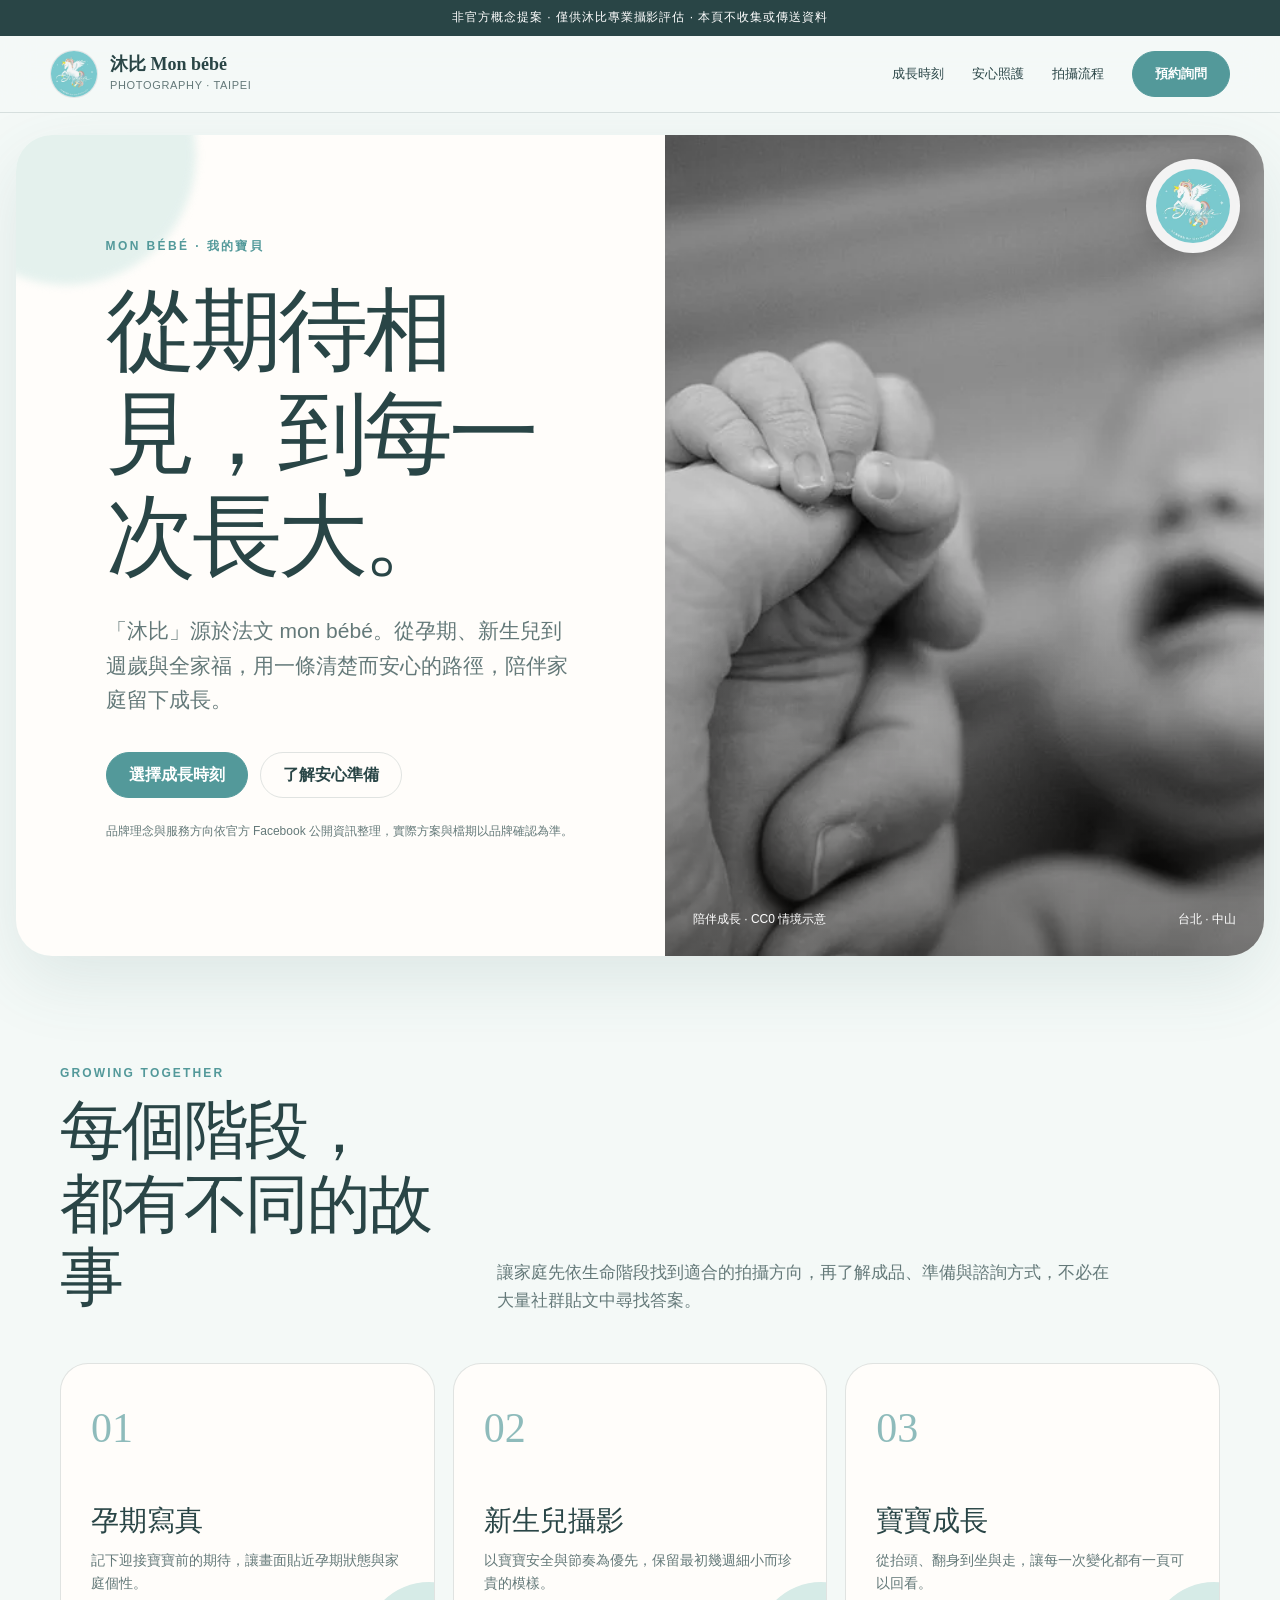
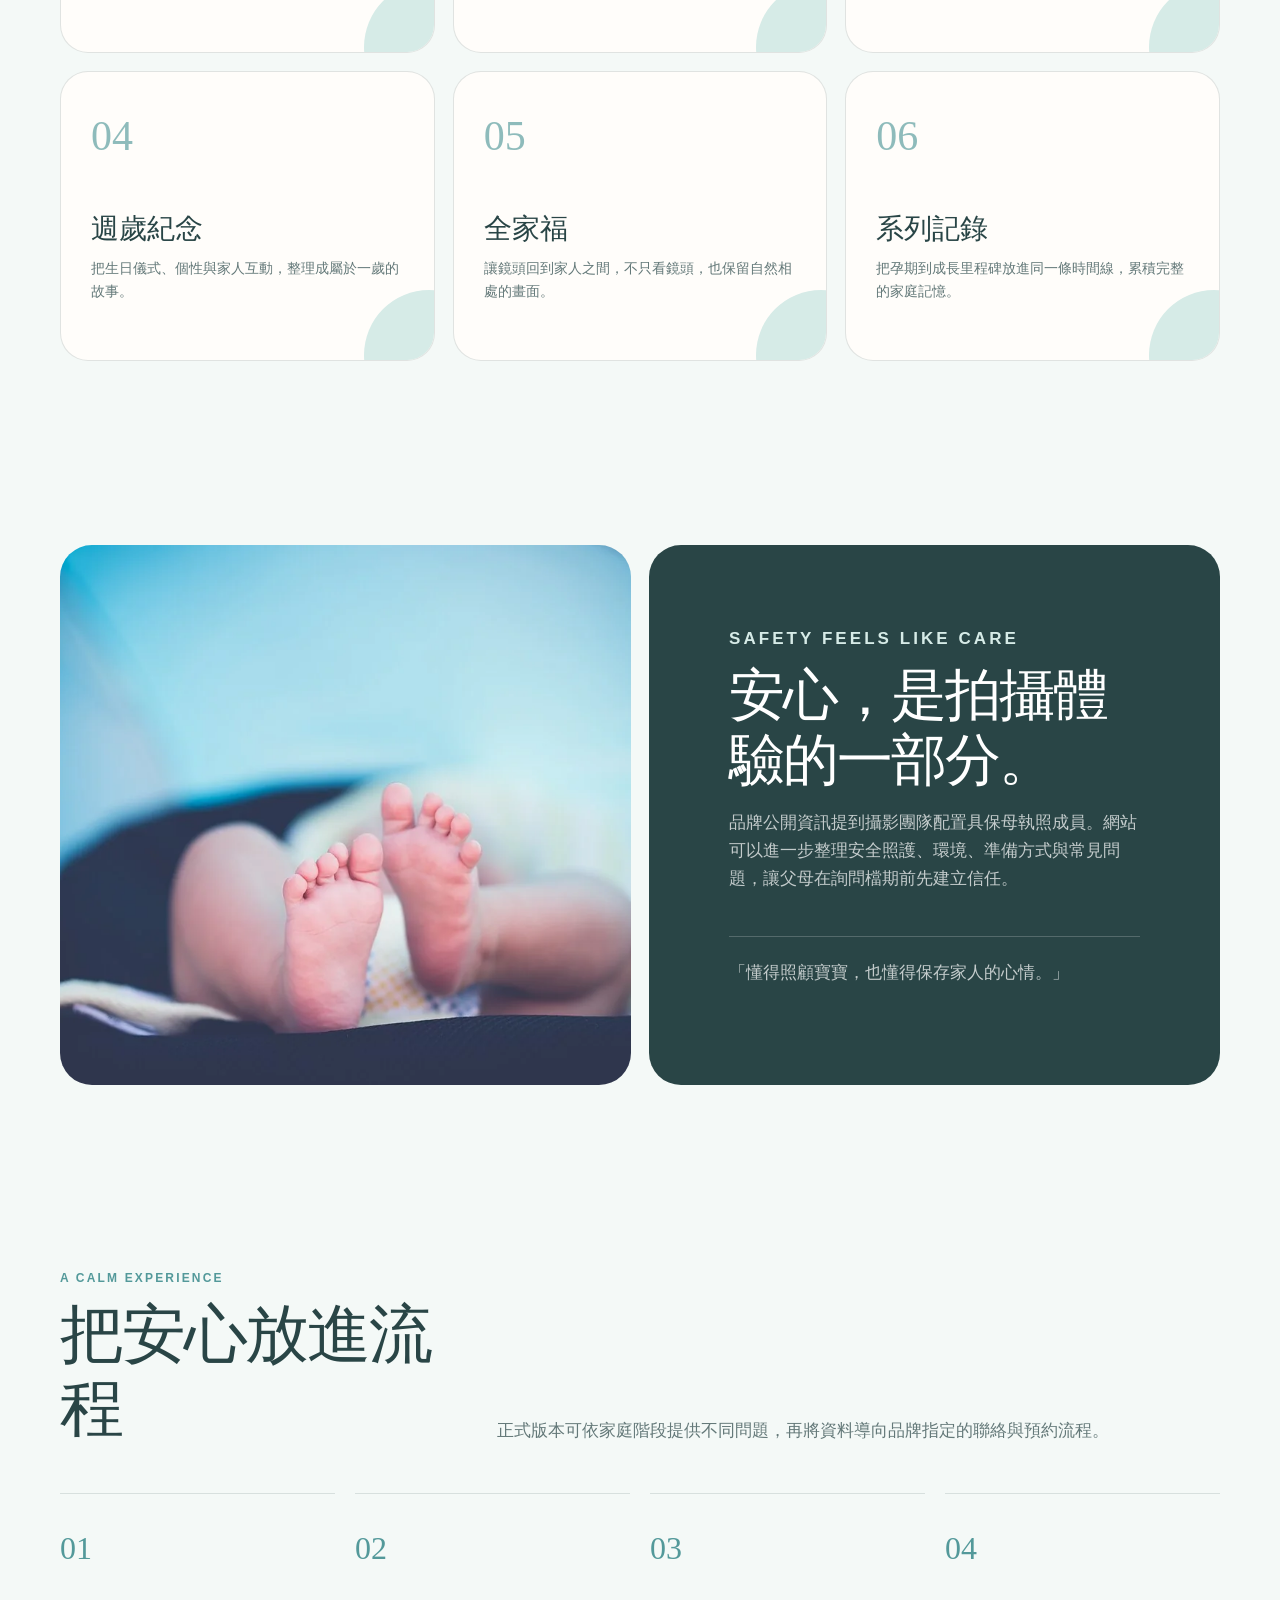
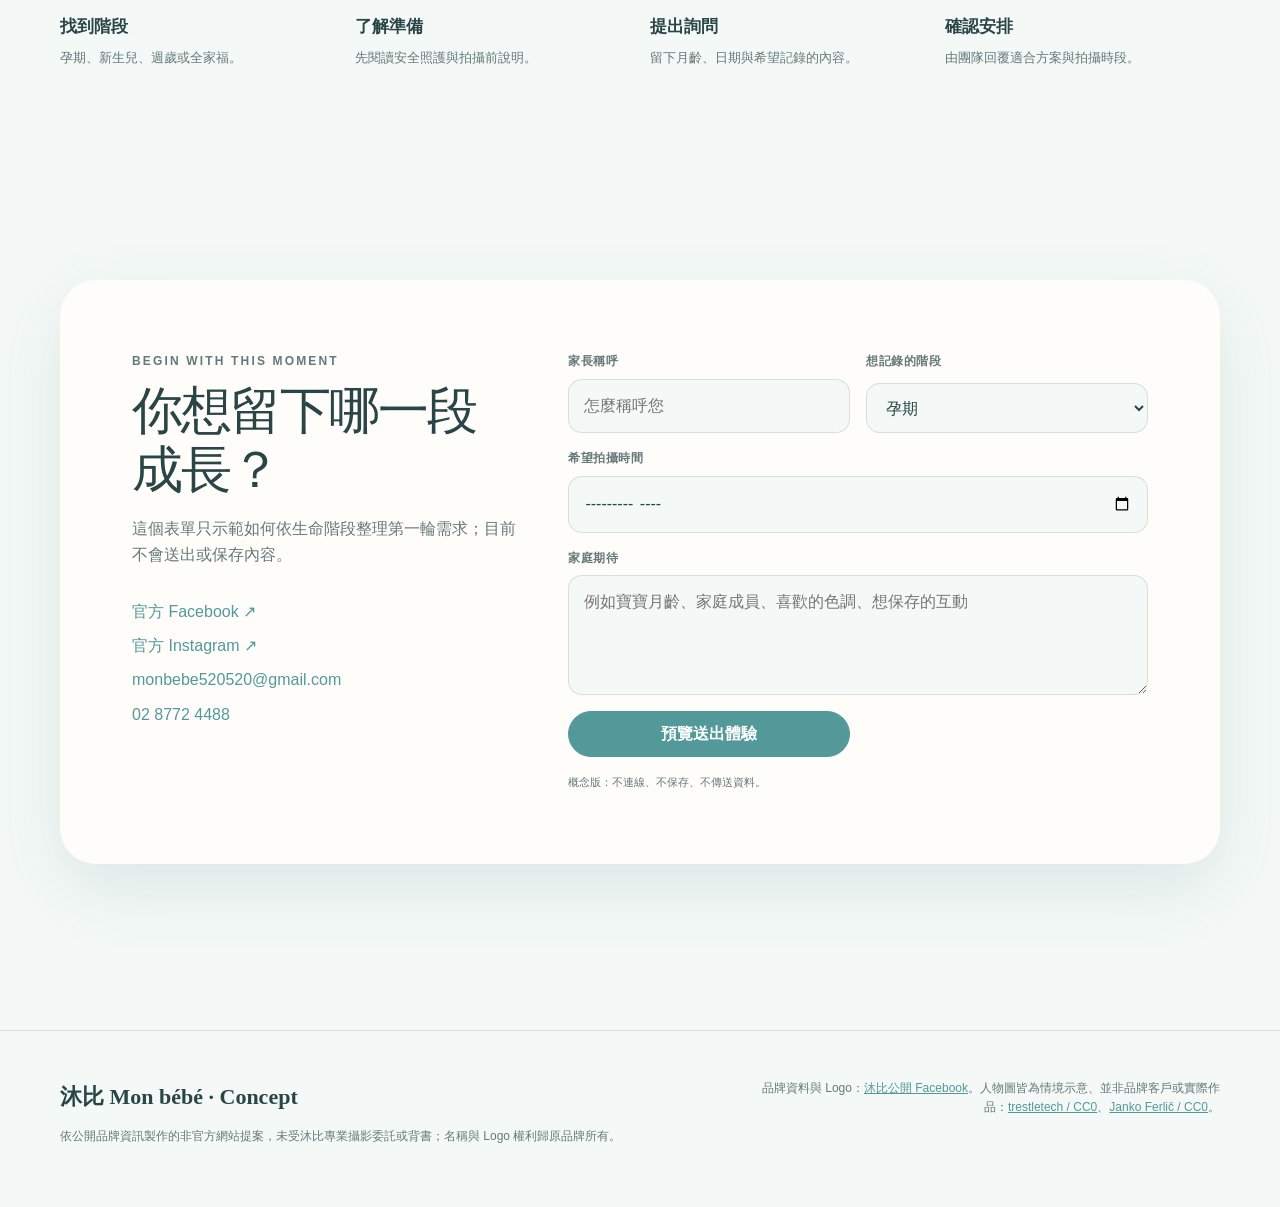
<file: monbebe/index.html>
<!doctype html>
<html lang="zh-Hant">
<head>
  <meta charset="utf-8">
  <meta name="viewport" content="width=device-width,initial-scale=1">
  <meta name="robots" content="noindex,nofollow,noarchive">
  <meta name="referrer" content="strict-origin-when-cross-origin">
  <meta name="description" content="沐比專業攝影 Mon bébé Photography 非官方網站概念提案，僅供品牌評估。">
  <link rel="icon" href="data:image/svg+xml,%3Csvg xmlns='http://www.w3.org/2000/svg' viewBox='0 0 64 64'%3E%3Ccircle cx='32' cy='32' r='28' fill='%2353999a'/%3E%3C/svg%3E">
  <title>沐比專業攝影｜網站概念提案</title>
  <link rel="stylesheet" href="../assets/site.css">
  <script defer src="../assets/site.js"></script>
</head>
<body class="monbebe">
  <div class="concept-bar">非官方概念提案 · 僅供沐比專業攝影評估 · 本頁不收集或傳送資料</div>
  <header class="site-header">
    <nav class="nav" aria-label="主要導覽">
      <a class="brand" href="#top" aria-label="回到頁首">
        <img src="../assets/images/monbebe-logo.webp" alt="沐比專業攝影公開品牌標誌">
        <span class="brand-copy"><strong>沐比 Mon bébé</strong><span>PHOTOGRAPHY · TAIPEI</span></span>
      </a>
      <div class="nav-links">
        <a href="#services">成長時刻</a>
        <a href="#story">安心照護</a>
        <a href="#process">拍攝流程</a>
        <a class="nav-cta" href="#inquiry">預約詢問</a>
      </div>
    </nav>
  </header>

  <main id="top">
    <section class="hero" aria-labelledby="hero-title">
      <div class="hero-copy">
        <p class="eyebrow">Mon bébé · 我的寶貝</p>
        <h1 id="hero-title">從期待相見，到每一次長大。</h1>
        <p class="hero-lead">「沐比」源於法文 mon bébé。從孕期、新生兒到週歲與全家福，用一條清楚而安心的路徑，陪伴家庭留下成長。</p>
        <div class="hero-actions">
          <a class="button" href="#services">選擇成長時刻</a>
          <a class="button secondary" href="#story">了解安心準備</a>
        </div>
        <p class="hero-note">品牌理念與服務方向依官方 Facebook 公開資訊整理，實際方案與檔期以品牌確認為準。</p>
      </div>
      <div class="hero-media">
        <img src="../assets/images/baby-finger.webp" alt="寶寶握住大人手指的授權情境圖，非品牌實際作品" fetchpriority="high">
        <div class="hero-stamp"><img src="../assets/images/monbebe-logo.webp" alt=""></div>
        <div class="hero-caption"><span>陪伴成長 · CC0 情境示意</span><span>台北 · 中山</span></div>
      </div>
    </section>

    <section class="section" id="services">
      <div class="section-head reveal">
        <div><p class="section-kicker">Growing together</p><h2>每個階段，<br>都有不同的故事</h2></div>
        <p class="section-intro">讓家庭先依生命階段找到適合的拍攝方向，再了解成品、準備與諮詢方式，不必在大量社群貼文中尋找答案。</p>
      </div>
      <div class="service-grid">
        <article class="service-card reveal"><span class="num">01</span><h3>孕期寫真</h3><p>記下迎接寶寶前的期待，讓畫面貼近孕期狀態與家庭個性。</p></article>
        <article class="service-card reveal"><span class="num">02</span><h3>新生兒攝影</h3><p>以寶寶安全與節奏為優先，保留最初幾週細小而珍貴的模樣。</p></article>
        <article class="service-card reveal"><span class="num">03</span><h3>寶寶成長</h3><p>從抬頭、翻身到坐與走，讓每一次變化都有一頁可以回看。</p></article>
        <article class="service-card reveal"><span class="num">04</span><h3>週歲紀念</h3><p>把生日儀式、個性與家人互動，整理成屬於一歲的故事。</p></article>
        <article class="service-card reveal"><span class="num">05</span><h3>全家福</h3><p>讓鏡頭回到家人之間，不只看鏡頭，也保留自然相處的畫面。</p></article>
        <article class="service-card reveal"><span class="num">06</span><h3>系列記錄</h3><p>把孕期到成長里程碑放進同一條時間線，累積完整的家庭記憶。</p></article>
      </div>
    </section>

    <section class="section compact" id="story">
      <div class="story reveal">
        <div class="story-media"><img src="../assets/images/newborn-feet.webp" alt="新生兒腳丫授權情境圖，非品牌實際作品"></div>
        <div class="story-copy">
          <p class="section-kicker">Safety feels like care</p>
          <h2>安心，是拍攝體驗的一部分。</h2>
          <p>品牌公開資訊提到攝影團隊配置具保母執照成員。網站可以進一步整理安全照護、環境、準備方式與常見問題，讓父母在詢問檔期前先建立信任。</p>
          <p class="quote">「懂得照顧寶寶，也懂得保存家人的心情。」</p>
        </div>
      </div>
    </section>

    <section class="section" id="process">
      <div class="section-head reveal">
        <div><p class="section-kicker">A calm experience</p><h2>把安心放進流程</h2></div>
        <p class="section-intro">正式版本可依家庭階段提供不同問題，再將資料導向品牌指定的聯絡與預約流程。</p>
      </div>
      <div class="steps">
        <div class="step reveal"><h3>找到階段</h3><p>孕期、新生兒、週歲或全家福。</p></div>
        <div class="step reveal"><h3>了解準備</h3><p>先閱讀安全照護與拍攝前說明。</p></div>
        <div class="step reveal"><h3>提出詢問</h3><p>留下月齡、日期與希望記錄的內容。</p></div>
        <div class="step reveal"><h3>確認安排</h3><p>由團隊回覆適合方案與拍攝時段。</p></div>
      </div>
    </section>

    <section class="section compact" id="inquiry">
      <div class="inquiry-wrap reveal">
        <div class="inquiry-copy">
          <p class="section-kicker">Begin with this moment</p>
          <h2>你想留下哪一段成長？</h2>
          <p>這個表單只示範如何依生命階段整理第一輪需求；目前不會送出或保存內容。</p>
          <div class="contact-list">
            <a href="https://www.facebook.com/monbebephotography/" target="_blank" rel="noopener">官方 Facebook ↗</a>
            <a href="https://www.instagram.com/monbebe520520/" target="_blank" rel="noopener">官方 Instagram ↗</a>
            <a href="mailto:monbebe520520@gmail.com">monbebe520520@gmail.com</a>
            <a href="tel:+886287724488">02 8772 4488</a>
          </div>
        </div>
        <form class="demo-form" data-demo-form>
          <div class="field"><label for="mon-name">家長稱呼</label><input id="mon-name" name="name" autocomplete="name" placeholder="怎麼稱呼您"></div>
          <div class="field"><label for="mon-stage">想記錄的階段</label><select id="mon-stage" name="stage"><option>孕期</option><option>新生兒</option><option>寶寶成長</option><option>週歲</option><option>全家福</option></select></div>
          <div class="field full"><label for="mon-date">希望拍攝時間</label><input id="mon-date" name="date" type="month"></div>
          <div class="field full"><label for="mon-note">家庭期待</label><textarea id="mon-note" name="note" placeholder="例如寶寶月齡、家庭成員、喜歡的色調、想保存的互動"></textarea></div>
          <button class="button" type="submit">預覽送出體驗</button>
          <p class="form-note">概念版：不連線、不保存、不傳送資料。</p>
          <div class="form-result" tabindex="-1"></div>
        </form>
      </div>
    </section>
  </main>

  <footer class="site-footer">
    <div class="footer-inner">
      <div class="footer-brand"><strong>沐比 Mon bébé · Concept</strong><p>依公開品牌資訊製作的非官方網站提案，未受沐比專業攝影委託或背書；名稱與 Logo 權利歸原品牌所有。</p></div>
      <div class="credits">品牌資料與 Logo：<a href="https://www.facebook.com/monbebephotography/" target="_blank" rel="noopener">沐比公開 Facebook</a>。人物圖皆為情境示意、並非品牌客戶或實際作品：<a href="https://commons.wikimedia.org/wiki/File:Baby-Parenthood-Finger-Father-Hand-Love-Mother-1271742.jpg" target="_blank" rel="noopener">trestletech / CC0</a>、<a href="https://commons.wikimedia.org/wiki/File:Newborn_baby_feet_(Unsplash).jpg" target="_blank" rel="noopener">Janko Ferlič / CC0</a>。</div>
    </div>
  </footer>
</body>
</html>
</file>
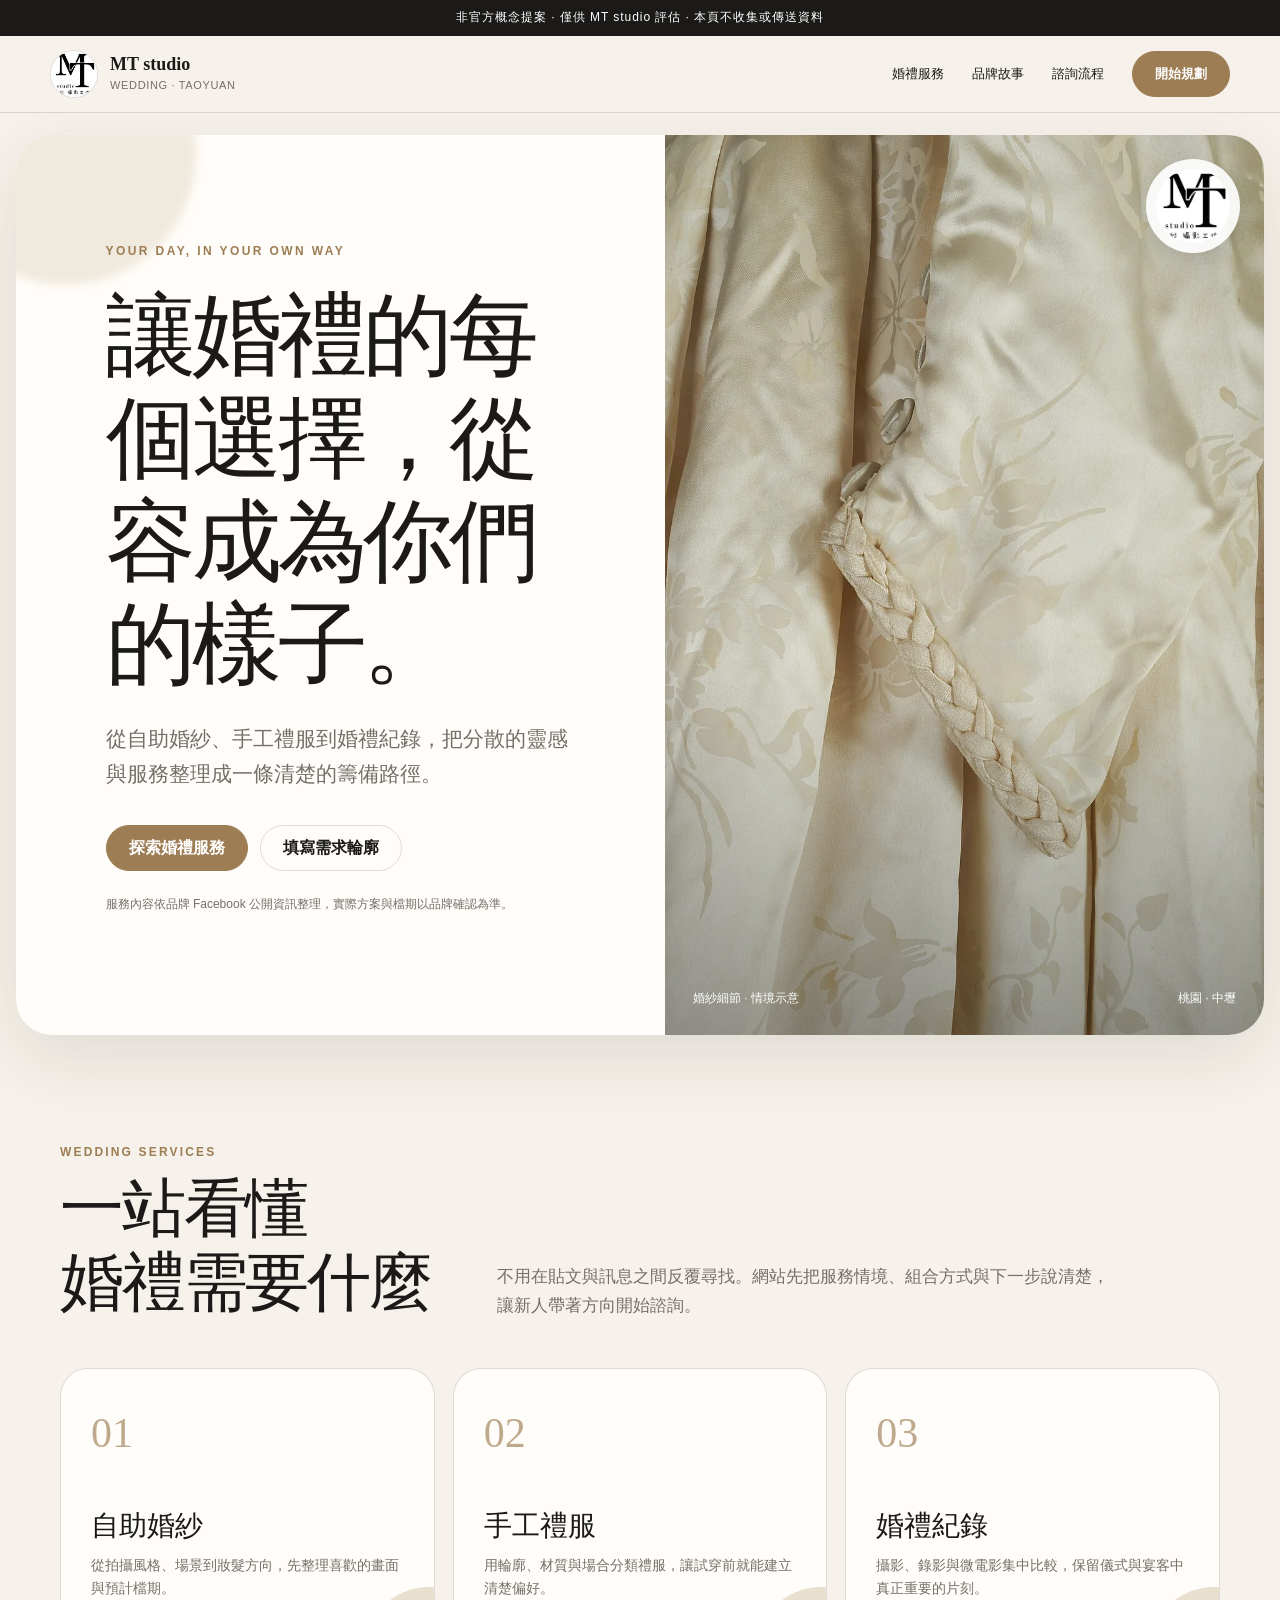
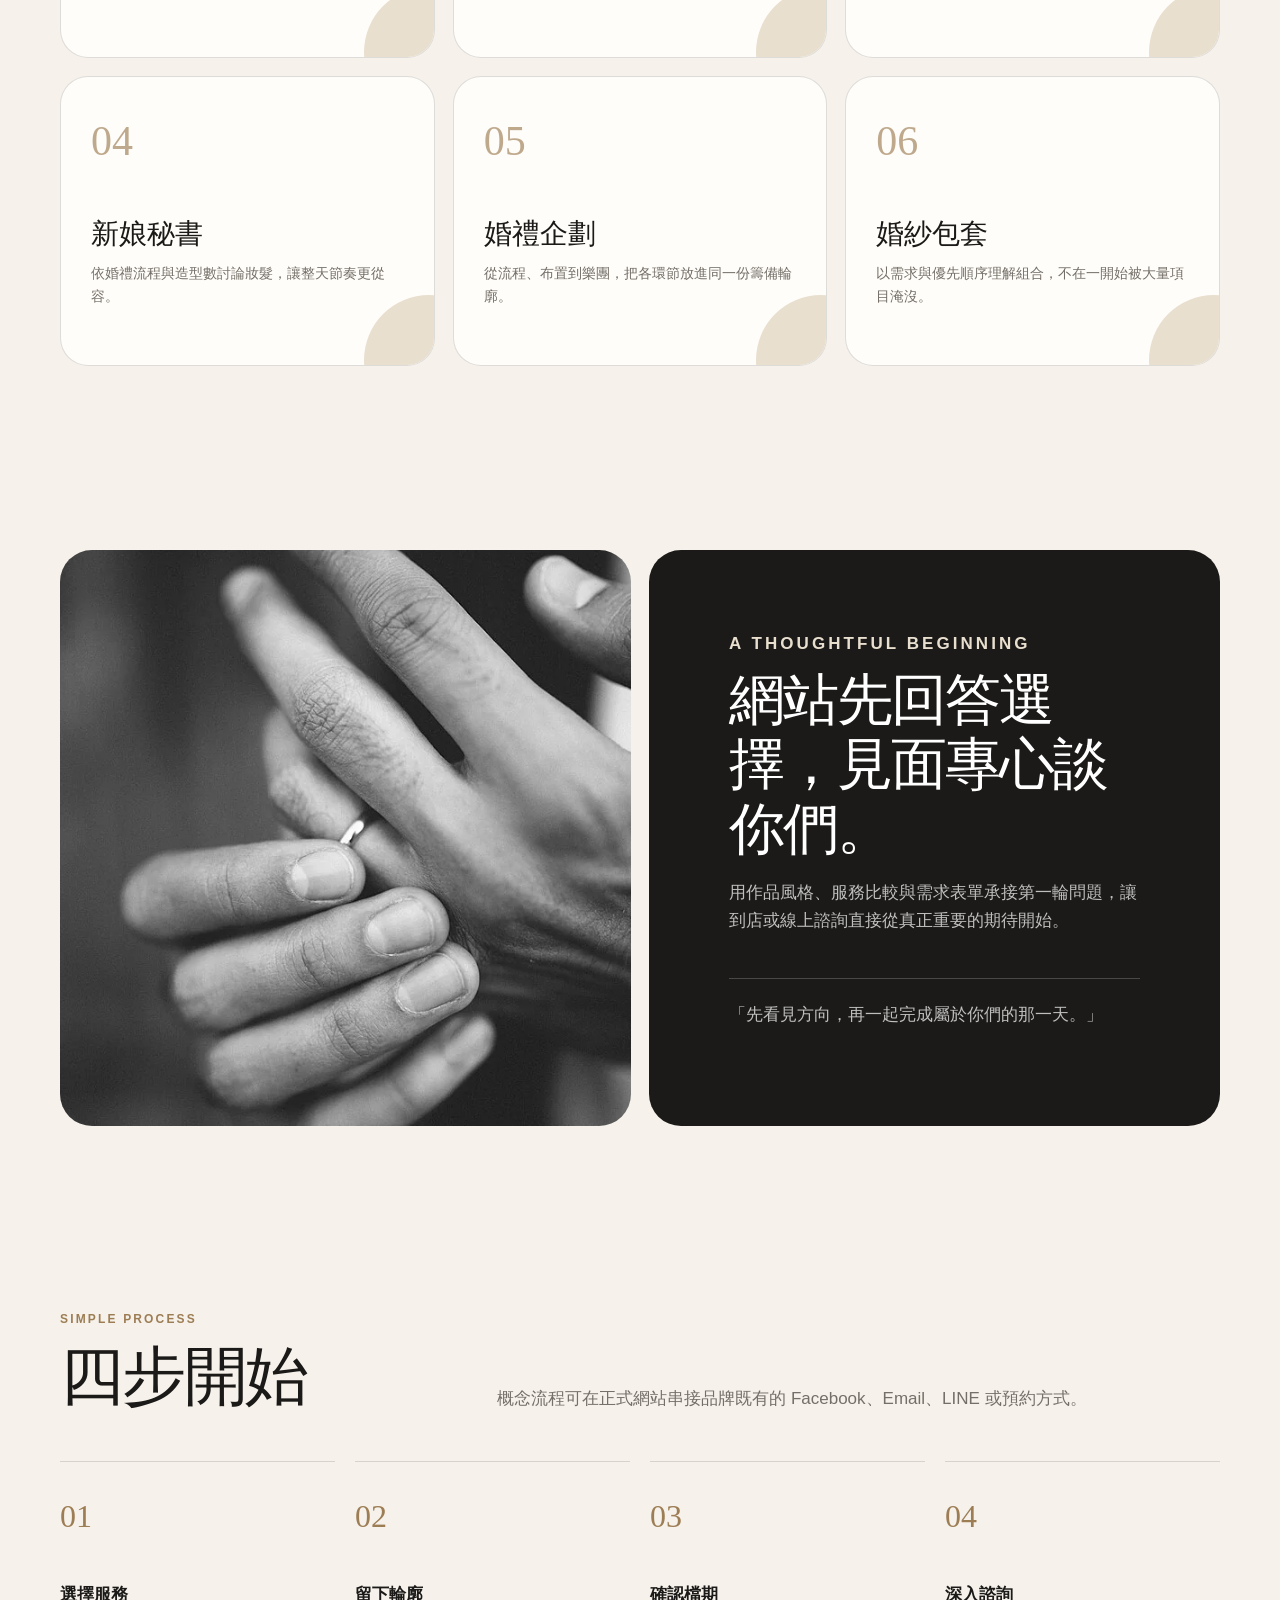
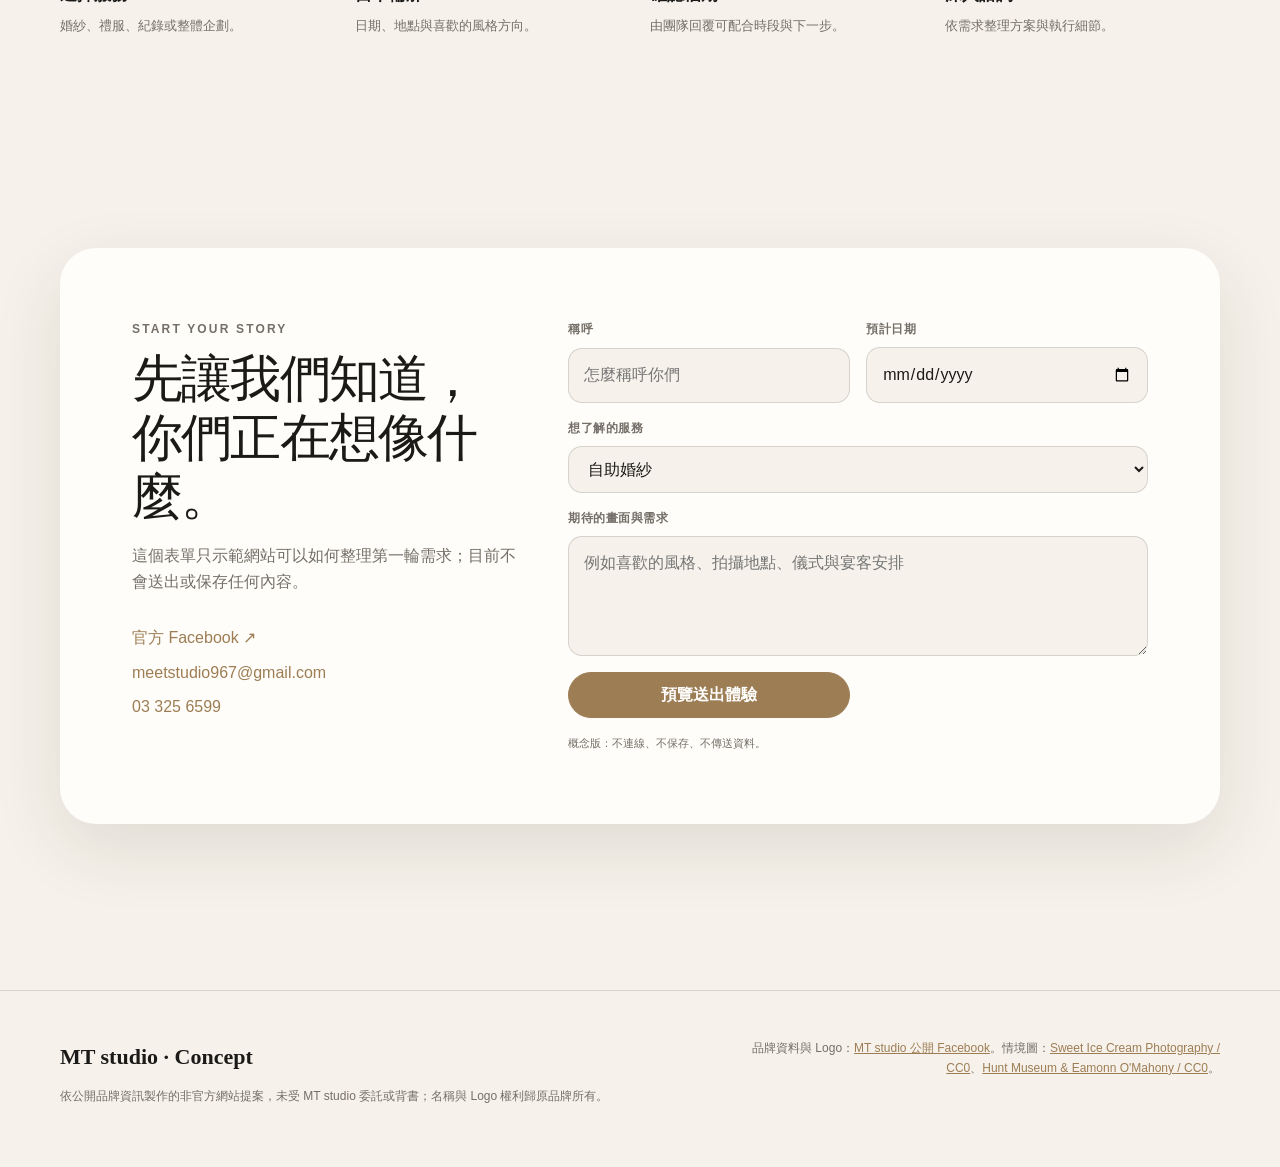
<file: mt-studio/index.html>
<!doctype html>
<html lang="zh-Hant">
<head>
  <meta charset="utf-8">
  <meta name="viewport" content="width=device-width,initial-scale=1">
  <meta name="robots" content="noindex,nofollow,noarchive">
  <meta name="referrer" content="strict-origin-when-cross-origin">
  <meta name="description" content="桃園婚紗 MT studio 非官方網站概念提案，僅供品牌評估。">
  <link rel="icon" href="data:image/svg+xml,%3Csvg xmlns='http://www.w3.org/2000/svg' viewBox='0 0 64 64'%3E%3Ccircle cx='32' cy='32' r='28' fill='%239d7d54'/%3E%3C/svg%3E">
  <title>MT studio｜婚紗網站概念提案</title>
  <link rel="stylesheet" href="../assets/site.css">
  <script defer src="../assets/site.js"></script>
</head>
<body class="mt">
  <div class="concept-bar">非官方概念提案 · 僅供 MT studio 評估 · 本頁不收集或傳送資料</div>
  <header class="site-header">
    <nav class="nav" aria-label="主要導覽">
      <a class="brand" href="#top" aria-label="回到頁首">
        <img src="../assets/images/mt-logo.webp" alt="MT studio 公開品牌標誌">
        <span class="brand-copy"><strong>MT studio</strong><span>WEDDING · TAOYUAN</span></span>
      </a>
      <div class="nav-links">
        <a href="#services">婚禮服務</a>
        <a href="#story">品牌故事</a>
        <a href="#process">諮詢流程</a>
        <a class="nav-cta" href="#inquiry">開始規劃</a>
      </div>
    </nav>
  </header>

  <main id="top">
    <section class="hero" aria-labelledby="hero-title">
      <div class="hero-copy">
        <p class="eyebrow">Your day, in your own way</p>
        <h1 id="hero-title">讓婚禮的每個選擇，從容成為你們的樣子。</h1>
        <p class="hero-lead">從自助婚紗、手工禮服到婚禮紀錄，把分散的靈感與服務整理成一條清楚的籌備路徑。</p>
        <div class="hero-actions">
          <a class="button" href="#services">探索婚禮服務</a>
          <a class="button secondary" href="#inquiry">填寫需求輪廓</a>
        </div>
        <p class="hero-note">服務內容依品牌 Facebook 公開資訊整理，實際方案與檔期以品牌確認為準。</p>
      </div>
      <div class="hero-media">
        <img src="../assets/images/wedding-dress.webp" alt="象牙白婚紗布料細節情境圖" fetchpriority="high">
        <div class="hero-stamp"><img src="../assets/images/mt-logo.webp" alt=""></div>
        <div class="hero-caption"><span>婚紗細節 · 情境示意</span><span>桃園 · 中壢</span></div>
      </div>
    </section>

    <section class="section" id="services">
      <div class="section-head reveal">
        <div><p class="section-kicker">Wedding services</p><h2>一站看懂<br>婚禮需要什麼</h2></div>
        <p class="section-intro">不用在貼文與訊息之間反覆尋找。網站先把服務情境、組合方式與下一步說清楚，讓新人帶著方向開始諮詢。</p>
      </div>
      <div class="service-grid">
        <article class="service-card reveal"><span class="num">01</span><h3>自助婚紗</h3><p>從拍攝風格、場景到妝髮方向，先整理喜歡的畫面與預計檔期。</p></article>
        <article class="service-card reveal"><span class="num">02</span><h3>手工禮服</h3><p>用輪廓、材質與場合分類禮服，讓試穿前就能建立清楚偏好。</p></article>
        <article class="service-card reveal"><span class="num">03</span><h3>婚禮紀錄</h3><p>攝影、錄影與微電影集中比較，保留儀式與宴客中真正重要的片刻。</p></article>
        <article class="service-card reveal"><span class="num">04</span><h3>新娘秘書</h3><p>依婚禮流程與造型數討論妝髮，讓整天節奏更從容。</p></article>
        <article class="service-card reveal"><span class="num">05</span><h3>婚禮企劃</h3><p>從流程、布置到樂團，把各環節放進同一份籌備輪廓。</p></article>
        <article class="service-card reveal"><span class="num">06</span><h3>婚紗包套</h3><p>以需求與優先順序理解組合，不在一開始被大量項目淹沒。</p></article>
      </div>
    </section>

    <section class="section compact" id="story">
      <div class="story reveal">
        <div class="story-media"><img src="../assets/images/wedding-ring.webp" alt="戴上婚戒的手部黑白情境圖"></div>
        <div class="story-copy">
          <p class="section-kicker">A thoughtful beginning</p>
          <h2>網站先回答選擇，見面專心談你們。</h2>
          <p>用作品風格、服務比較與需求表單承接第一輪問題，讓到店或線上諮詢直接從真正重要的期待開始。</p>
          <p class="quote">「先看見方向，再一起完成屬於你們的那一天。」</p>
        </div>
      </div>
    </section>

    <section class="section" id="process">
      <div class="section-head reveal">
        <div><p class="section-kicker">Simple process</p><h2>四步開始</h2></div>
        <p class="section-intro">概念流程可在正式網站串接品牌既有的 Facebook、Email、LINE 或預約方式。</p>
      </div>
      <div class="steps">
        <div class="step reveal"><h3>選擇服務</h3><p>婚紗、禮服、紀錄或整體企劃。</p></div>
        <div class="step reveal"><h3>留下輪廓</h3><p>日期、地點與喜歡的風格方向。</p></div>
        <div class="step reveal"><h3>確認檔期</h3><p>由團隊回覆可配合時段與下一步。</p></div>
        <div class="step reveal"><h3>深入諮詢</h3><p>依需求整理方案與執行細節。</p></div>
      </div>
    </section>

    <section class="section compact" id="inquiry">
      <div class="inquiry-wrap reveal">
        <div class="inquiry-copy">
          <p class="section-kicker">Start your story</p>
          <h2>先讓我們知道，你們正在想像什麼。</h2>
          <p>這個表單只示範網站可以如何整理第一輪需求；目前不會送出或保存任何內容。</p>
          <div class="contact-list">
            <a href="https://www.facebook.com/p/%E6%A1%83%E5%9C%92%E5%A9%9A%E7%B4%97-MT-studio-100051204566106/" target="_blank" rel="noopener">官方 Facebook ↗</a>
            <a href="mailto:meetstudio967@gmail.com">meetstudio967@gmail.com</a>
            <a href="tel:+88633256599">03 325 6599</a>
          </div>
        </div>
        <form class="demo-form" data-demo-form>
          <div class="field"><label for="mt-name">稱呼</label><input id="mt-name" name="name" autocomplete="name" placeholder="怎麼稱呼你們"></div>
          <div class="field"><label for="mt-date">預計日期</label><input id="mt-date" name="date" type="date"></div>
          <div class="field full"><label for="mt-service">想了解的服務</label><select id="mt-service" name="service"><option>自助婚紗</option><option>婚紗包套</option><option>婚禮攝影／錄影</option><option>新娘秘書</option><option>整體婚禮企劃</option></select></div>
          <div class="field full"><label for="mt-note">期待的畫面與需求</label><textarea id="mt-note" name="note" placeholder="例如喜歡的風格、拍攝地點、儀式與宴客安排"></textarea></div>
          <button class="button" type="submit">預覽送出體驗</button>
          <p class="form-note">概念版：不連線、不保存、不傳送資料。</p>
          <div class="form-result" tabindex="-1"></div>
        </form>
      </div>
    </section>
  </main>

  <footer class="site-footer">
    <div class="footer-inner">
      <div class="footer-brand"><strong>MT studio · Concept</strong><p>依公開品牌資訊製作的非官方網站提案，未受 MT studio 委託或背書；名稱與 Logo 權利歸原品牌所有。</p></div>
      <div class="credits">品牌資料與 Logo：<a href="https://www.facebook.com/p/%E6%A1%83%E5%9C%92%E5%A9%9A%E7%B4%97-MT-studio-100051204566106/" target="_blank" rel="noopener">MT studio 公開 Facebook</a>。情境圖：<a href="https://commons.wikimedia.org/wiki/File:Groom_touching_wedding_band_(Unsplash).jpg" target="_blank" rel="noopener">Sweet Ice Cream Photography / CC0</a>、<a href="https://commons.wikimedia.org/wiki/File:Wedding_dress_1945_by_Sybil_Connolly_-_sleeve_detail_2.jpg" target="_blank" rel="noopener">Hunt Museum & Eamonn O'Mahony / CC0</a>。</div>
    </div>
  </footer>
</body>
</html>
</file>
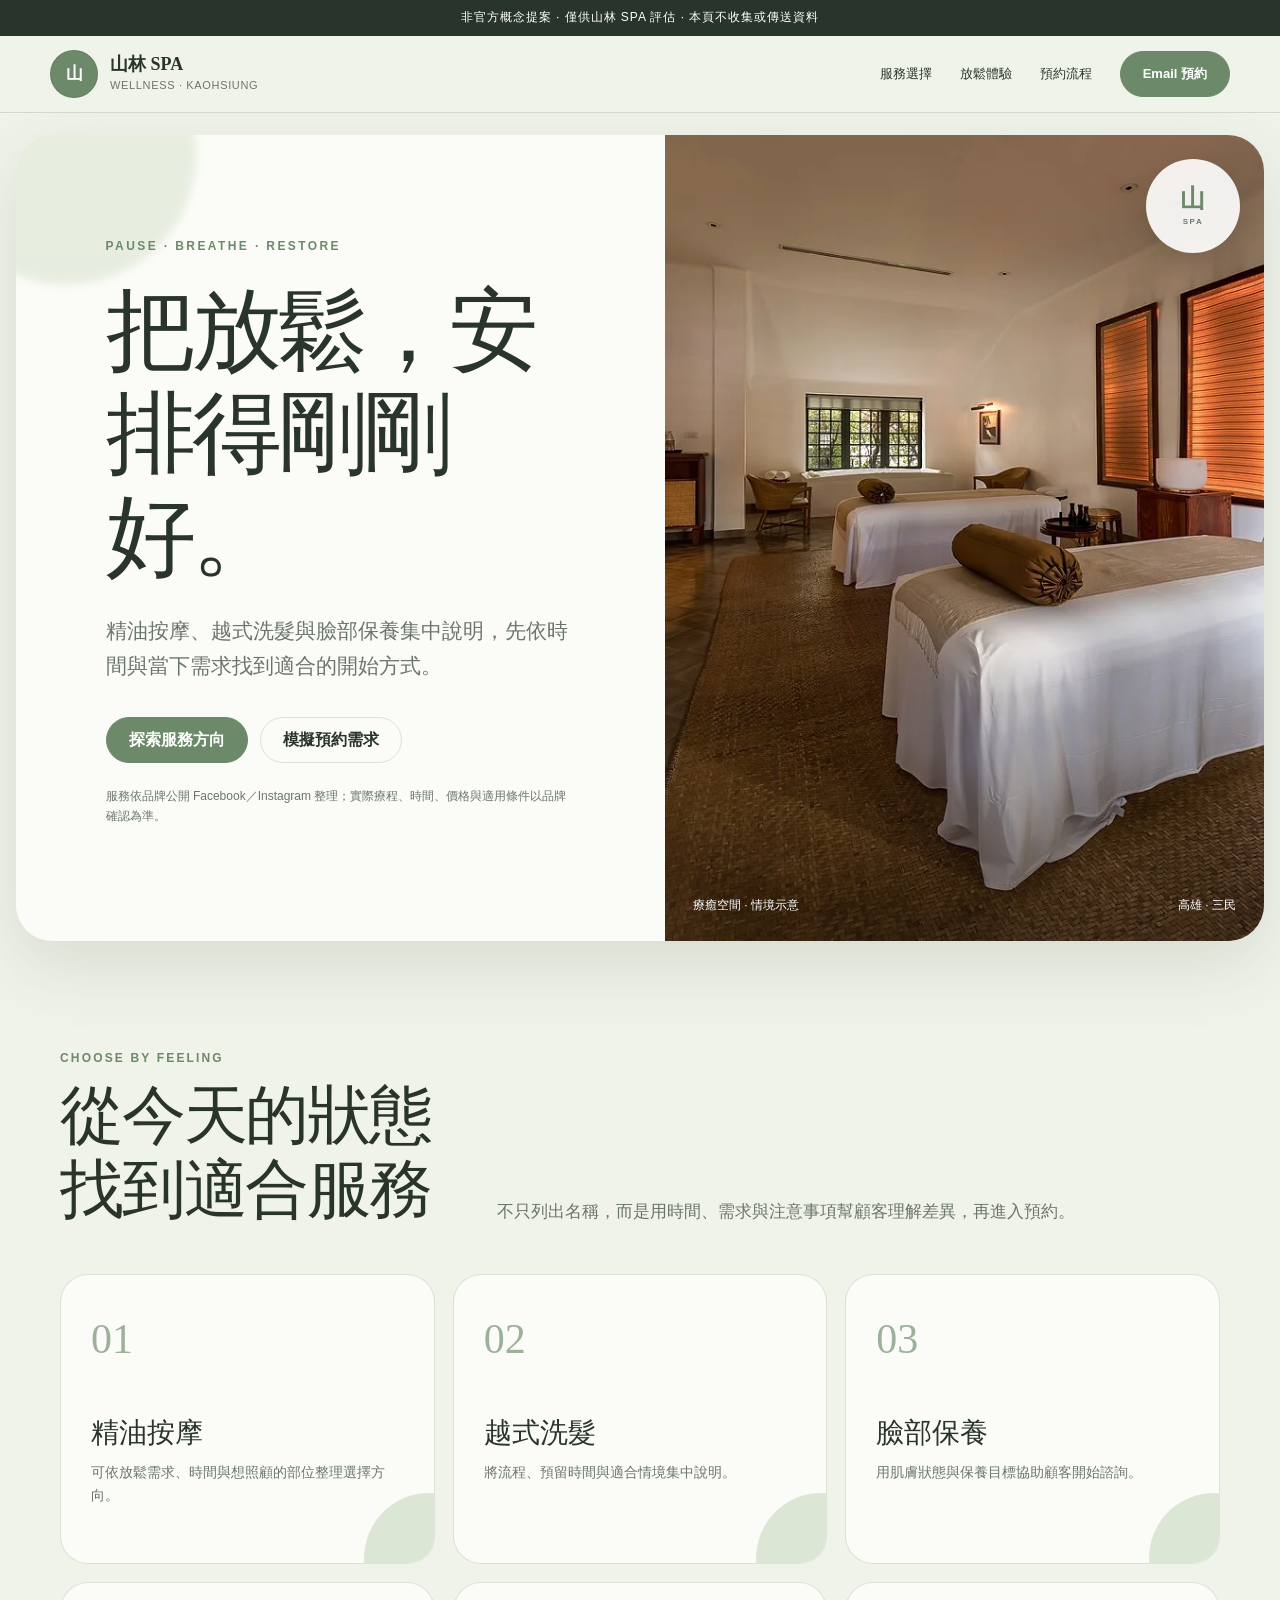
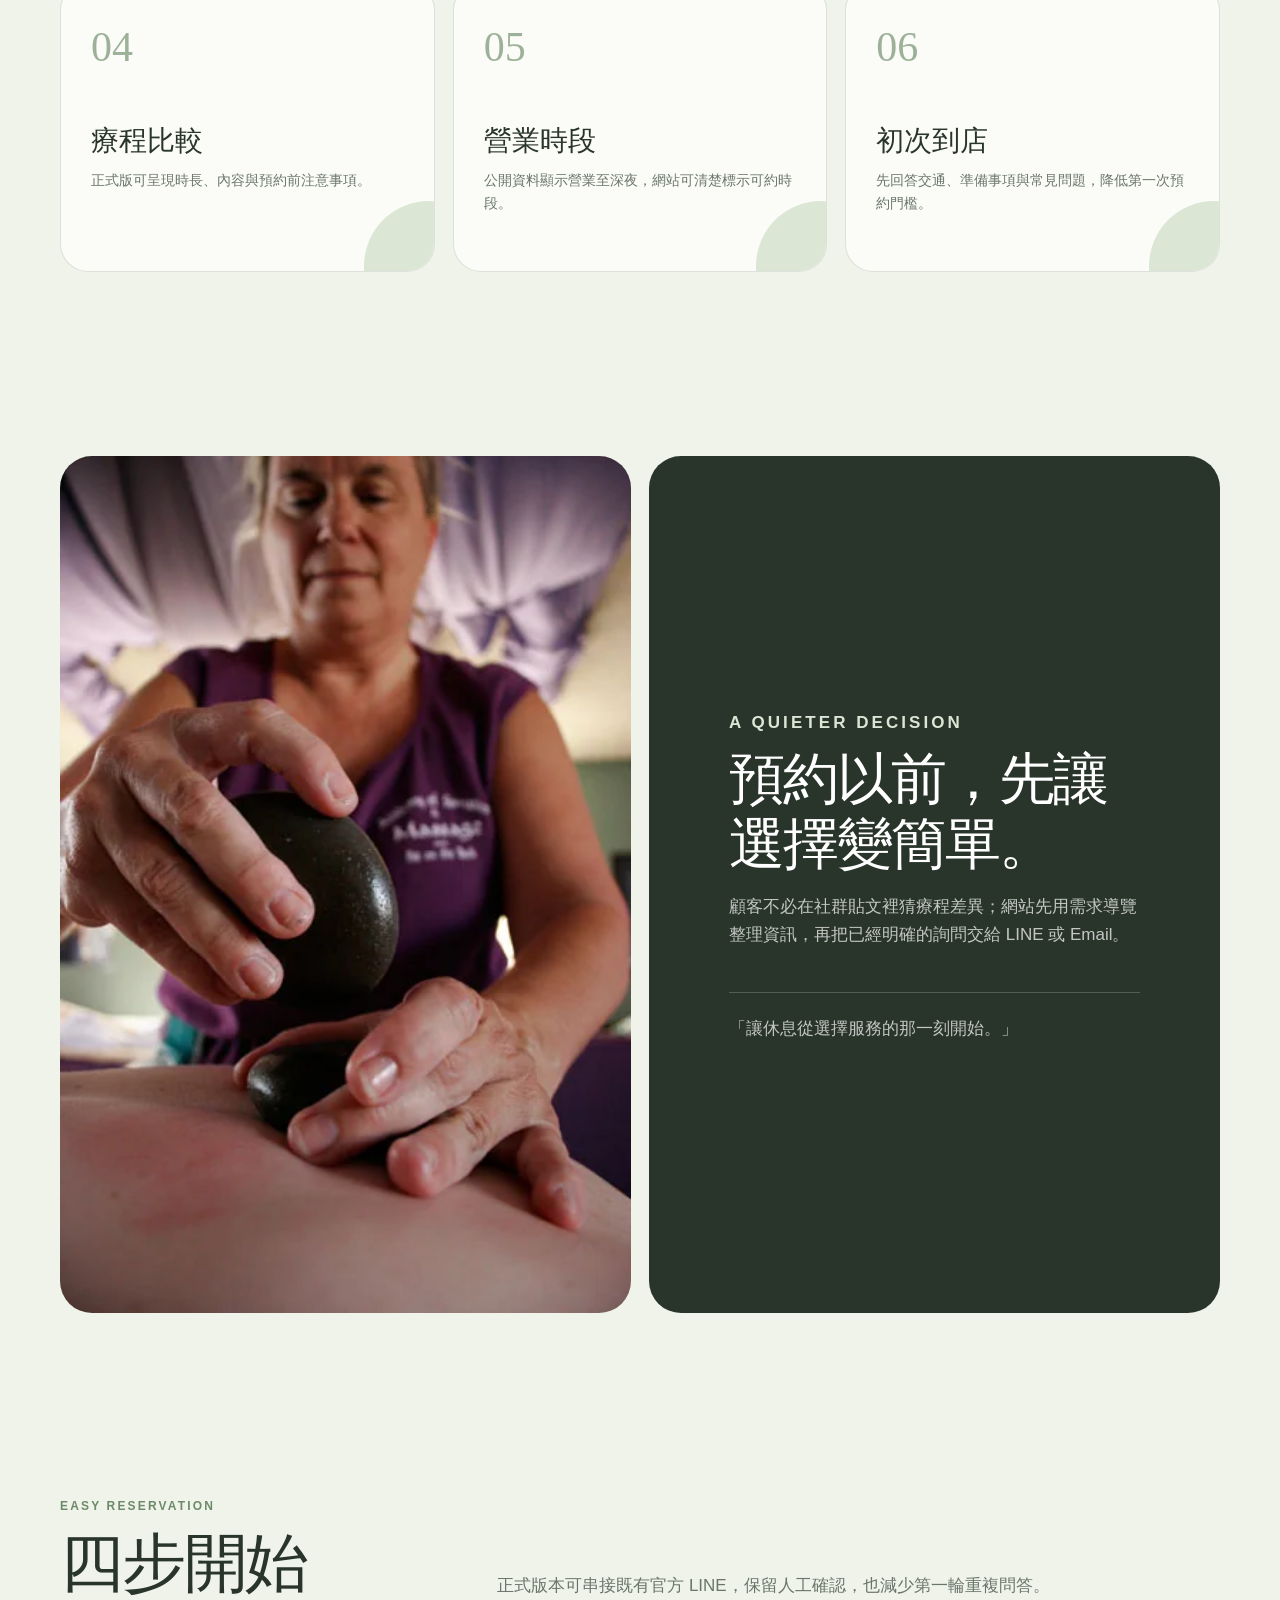
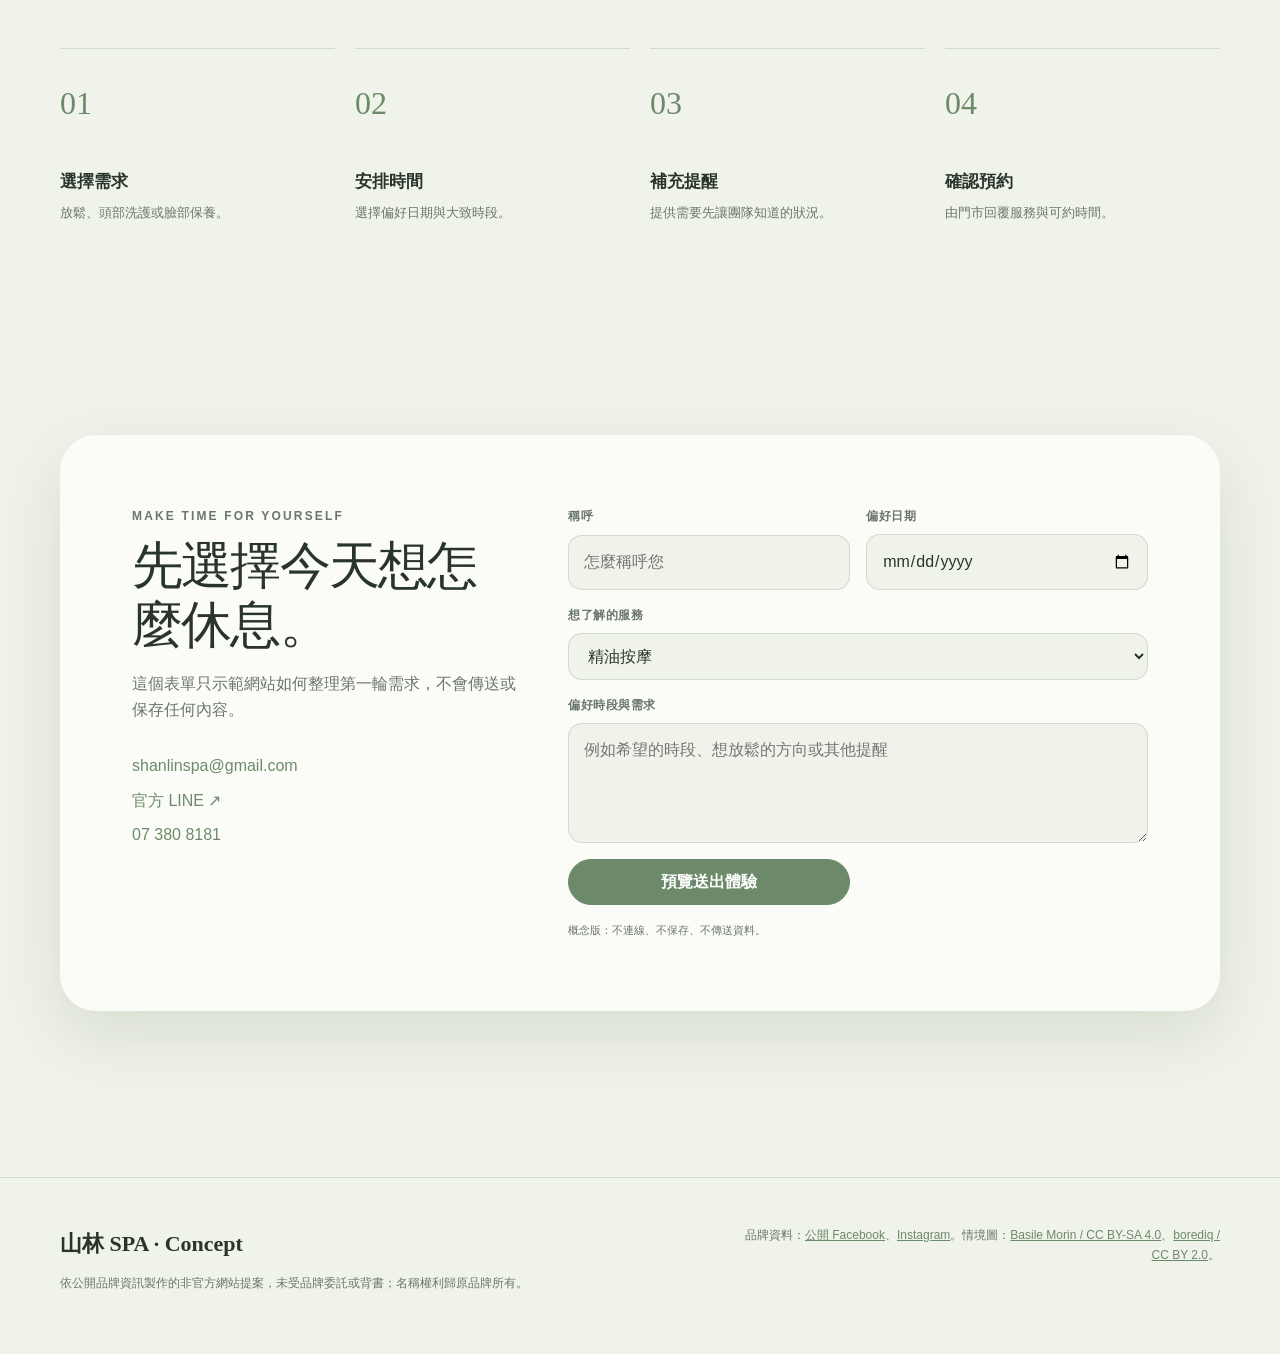
<file: shanlin-spa/index.html>
<!doctype html>
<html lang="zh-Hant">
<head>
  <meta charset="utf-8"><meta name="viewport" content="width=device-width,initial-scale=1"><meta name="robots" content="noindex,nofollow,noarchive"><meta name="referrer" content="strict-origin-when-cross-origin">
  <meta name="description" content="山林 SPA 美容美學館非官方網站概念提案，僅供品牌評估。">
  <link rel="icon" href="data:image/svg+xml,%3Csvg xmlns='http://www.w3.org/2000/svg' viewBox='0 0 64 64'%3E%3Ccircle cx='32' cy='32' r='28' fill='%236c8a69'/%3E%3C/svg%3E">
  <title>山林 SPA 美容美學館｜網站概念提案</title><link rel="stylesheet" href="../assets/site.css"><script defer src="../assets/site.js"></script>
</head>
<body class="shanlin">
  <div class="concept-bar">非官方概念提案 · 僅供山林 SPA 評估 · 本頁不收集或傳送資料</div>
  <header class="site-header"><nav class="nav" aria-label="主要導覽"><a class="brand" href="#top"><span class="brand-mark">山</span><span class="brand-copy"><strong>山林 SPA</strong><span>WELLNESS · KAOHSIUNG</span></span></a><div class="nav-links"><a href="#services">服務選擇</a><a href="#story">放鬆體驗</a><a href="#process">預約流程</a><a class="nav-cta" href="mailto:shanlinspa@gmail.com">Email 預約</a></div></nav></header>
  <main id="top">
    <section class="hero" aria-labelledby="hero-title"><div class="hero-copy"><p class="eyebrow">Pause · breathe · restore</p><h1 id="hero-title">把放鬆，安排得剛剛好。</h1><p class="hero-lead">精油按摩、越式洗髮與臉部保養集中說明，先依時間與當下需求找到適合的開始方式。</p><div class="hero-actions"><a class="button" href="#services">探索服務方向</a><a class="button secondary" href="#inquiry">模擬預約需求</a></div><p class="hero-note">服務依品牌公開 Facebook／Instagram 整理；實際療程、時間、價格與適用條件以品牌確認為準。</p></div><div class="hero-media"><img src="../assets/images/spa-room.webp" alt="安靜舒適的 SPA 空間情境圖" fetchpriority="high"><div class="hero-stamp text-stamp"><strong>山</strong><span>SPA</span></div><div class="hero-caption"><span>療癒空間 · 情境示意</span><span>高雄 · 三民</span></div></div></section>
    <section class="section" id="services"><div class="section-head reveal"><div><p class="section-kicker">Choose by feeling</p><h2>從今天的狀態<br>找到適合服務</h2></div><p class="section-intro">不只列出名稱，而是用時間、需求與注意事項幫顧客理解差異，再進入預約。</p></div><div class="service-grid"><article class="service-card reveal"><span class="num">01</span><h3>精油按摩</h3><p>可依放鬆需求、時間與想照顧的部位整理選擇方向。</p></article><article class="service-card reveal"><span class="num">02</span><h3>越式洗髮</h3><p>將流程、預留時間與適合情境集中說明。</p></article><article class="service-card reveal"><span class="num">03</span><h3>臉部保養</h3><p>用肌膚狀態與保養目標協助顧客開始諮詢。</p></article><article class="service-card reveal"><span class="num">04</span><h3>療程比較</h3><p>正式版可呈現時長、內容與預約前注意事項。</p></article><article class="service-card reveal"><span class="num">05</span><h3>營業時段</h3><p>公開資料顯示營業至深夜，網站可清楚標示可約時段。</p></article><article class="service-card reveal"><span class="num">06</span><h3>初次到店</h3><p>先回答交通、準備事項與常見問題，降低第一次預約門檻。</p></article></div></section>
    <section class="section compact" id="story"><div class="story reveal"><div class="story-media"><img src="../assets/images/spa-stones.webp" alt="熱石按摩放鬆情境圖" loading="lazy"></div><div class="story-copy"><p class="section-kicker">A quieter decision</p><h2>預約以前，先讓選擇變簡單。</h2><p>顧客不必在社群貼文裡猜療程差異；網站先用需求導覽整理資訊，再把已經明確的詢問交給 LINE 或 Email。</p><p class="quote">「讓休息從選擇服務的那一刻開始。」</p></div></div></section>
    <section class="section" id="process"><div class="section-head reveal"><div><p class="section-kicker">Easy reservation</p><h2>四步開始</h2></div><p class="section-intro">正式版本可串接既有官方 LINE，保留人工確認，也減少第一輪重複問答。</p></div><div class="steps"><div class="step reveal"><h3>選擇需求</h3><p>放鬆、頭部洗護或臉部保養。</p></div><div class="step reveal"><h3>安排時間</h3><p>選擇偏好日期與大致時段。</p></div><div class="step reveal"><h3>補充提醒</h3><p>提供需要先讓團隊知道的狀況。</p></div><div class="step reveal"><h3>確認預約</h3><p>由門市回覆服務與可約時間。</p></div></div></section>
    <section class="section compact" id="inquiry"><div class="inquiry-wrap reveal"><div class="inquiry-copy"><p class="section-kicker">Make time for yourself</p><h2>先選擇今天想怎麼休息。</h2><p>這個表單只示範網站如何整理第一輪需求，不會傳送或保存任何內容。</p><div class="contact-list"><a href="mailto:shanlinspa@gmail.com">shanlinspa@gmail.com</a><a href="https://lin.ee/6CqukKs" target="_blank" rel="noopener">官方 LINE ↗</a><a href="tel:+88673808181">07 380 8181</a></div></div><form class="demo-form" data-demo-form><div class="field"><label for="sl-name">稱呼</label><input id="sl-name" name="name" autocomplete="name" placeholder="怎麼稱呼您"></div><div class="field"><label for="sl-date">偏好日期</label><input id="sl-date" name="date" type="date"></div><div class="field full"><label for="sl-service">想了解的服務</label><select id="sl-service" name="service"><option>精油按摩</option><option>越式洗髮</option><option>臉部保養</option><option>想先請團隊建議</option></select></div><div class="field full"><label for="sl-note">偏好時段與需求</label><textarea id="sl-note" name="note" placeholder="例如希望的時段、想放鬆的方向或其他提醒"></textarea></div><button class="button" type="submit">預覽送出體驗</button><p class="form-note">概念版：不連線、不保存、不傳送資料。</p><div class="form-result" tabindex="-1"></div></form></div></section>
  </main>
  <footer class="site-footer"><div class="footer-inner"><div class="footer-brand"><strong>山林 SPA · Concept</strong><p>依公開品牌資訊製作的非官方網站提案，未受品牌委託或背書；名稱權利歸原品牌所有。</p></div><div class="credits">品牌資料：<a href="https://www.facebook.com/people/%E5%B1%B1%E6%9E%97spa%E7%BE%8E%E5%AE%B9%E7%BE%8E%E5%AD%B8%E9%A4%A8/61581641664040/?locale=zh_TW" target="_blank" rel="noopener">公開 Facebook</a>、<a href="https://www.instagram.com/shanlinspa/" target="_blank" rel="noopener">Instagram</a>。情境圖：<a href="https://commons.wikimedia.org/wiki/File:Spa_massage_parlor_in_Amantaka_luxury_Resort_%26_Hotel_in_Luang_Prabang_Laos.jpg" target="_blank" rel="noopener">Basile Morin / CC BY-SA 4.0</a>、<a href="https://commons.wikimedia.org/wiki/File:Hot_stone_massage.jpg" target="_blank" rel="noopener">borediq / CC BY 2.0</a>。</div></div></footer>
</body></html>
</file>
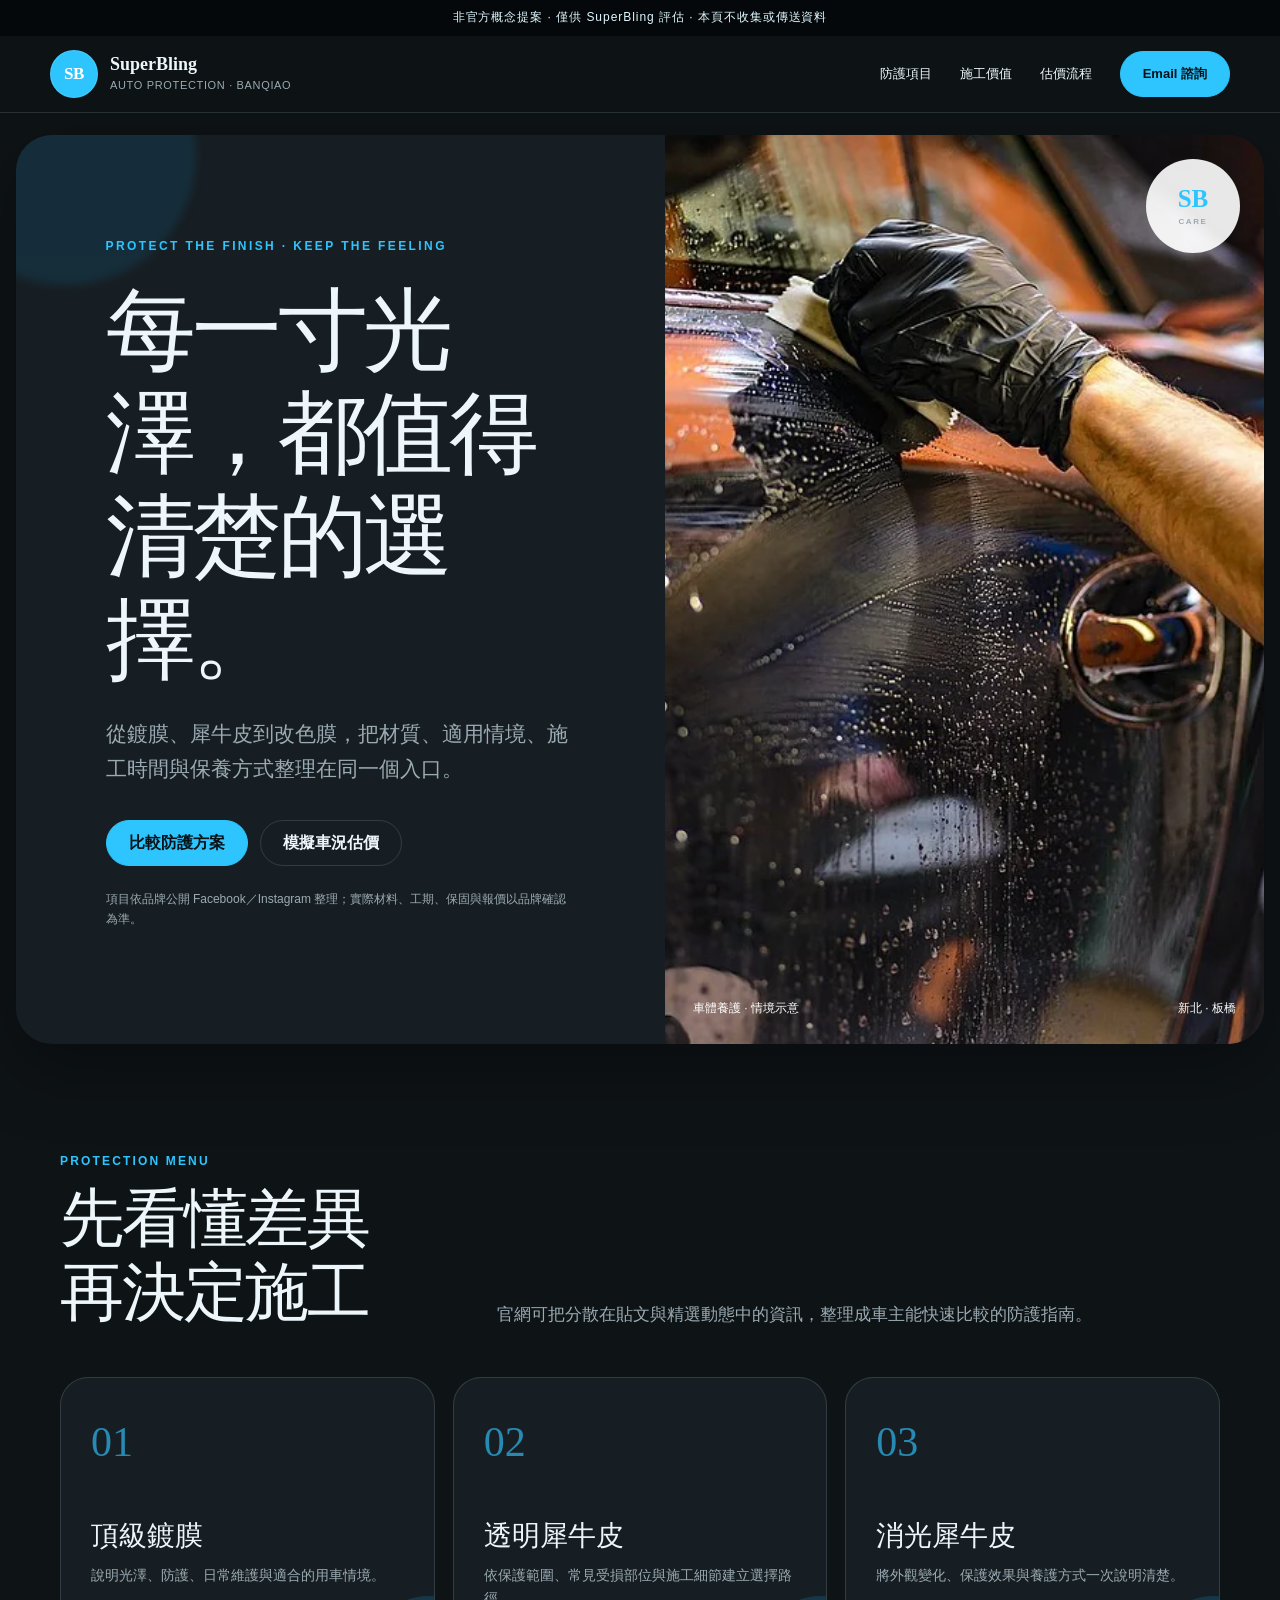
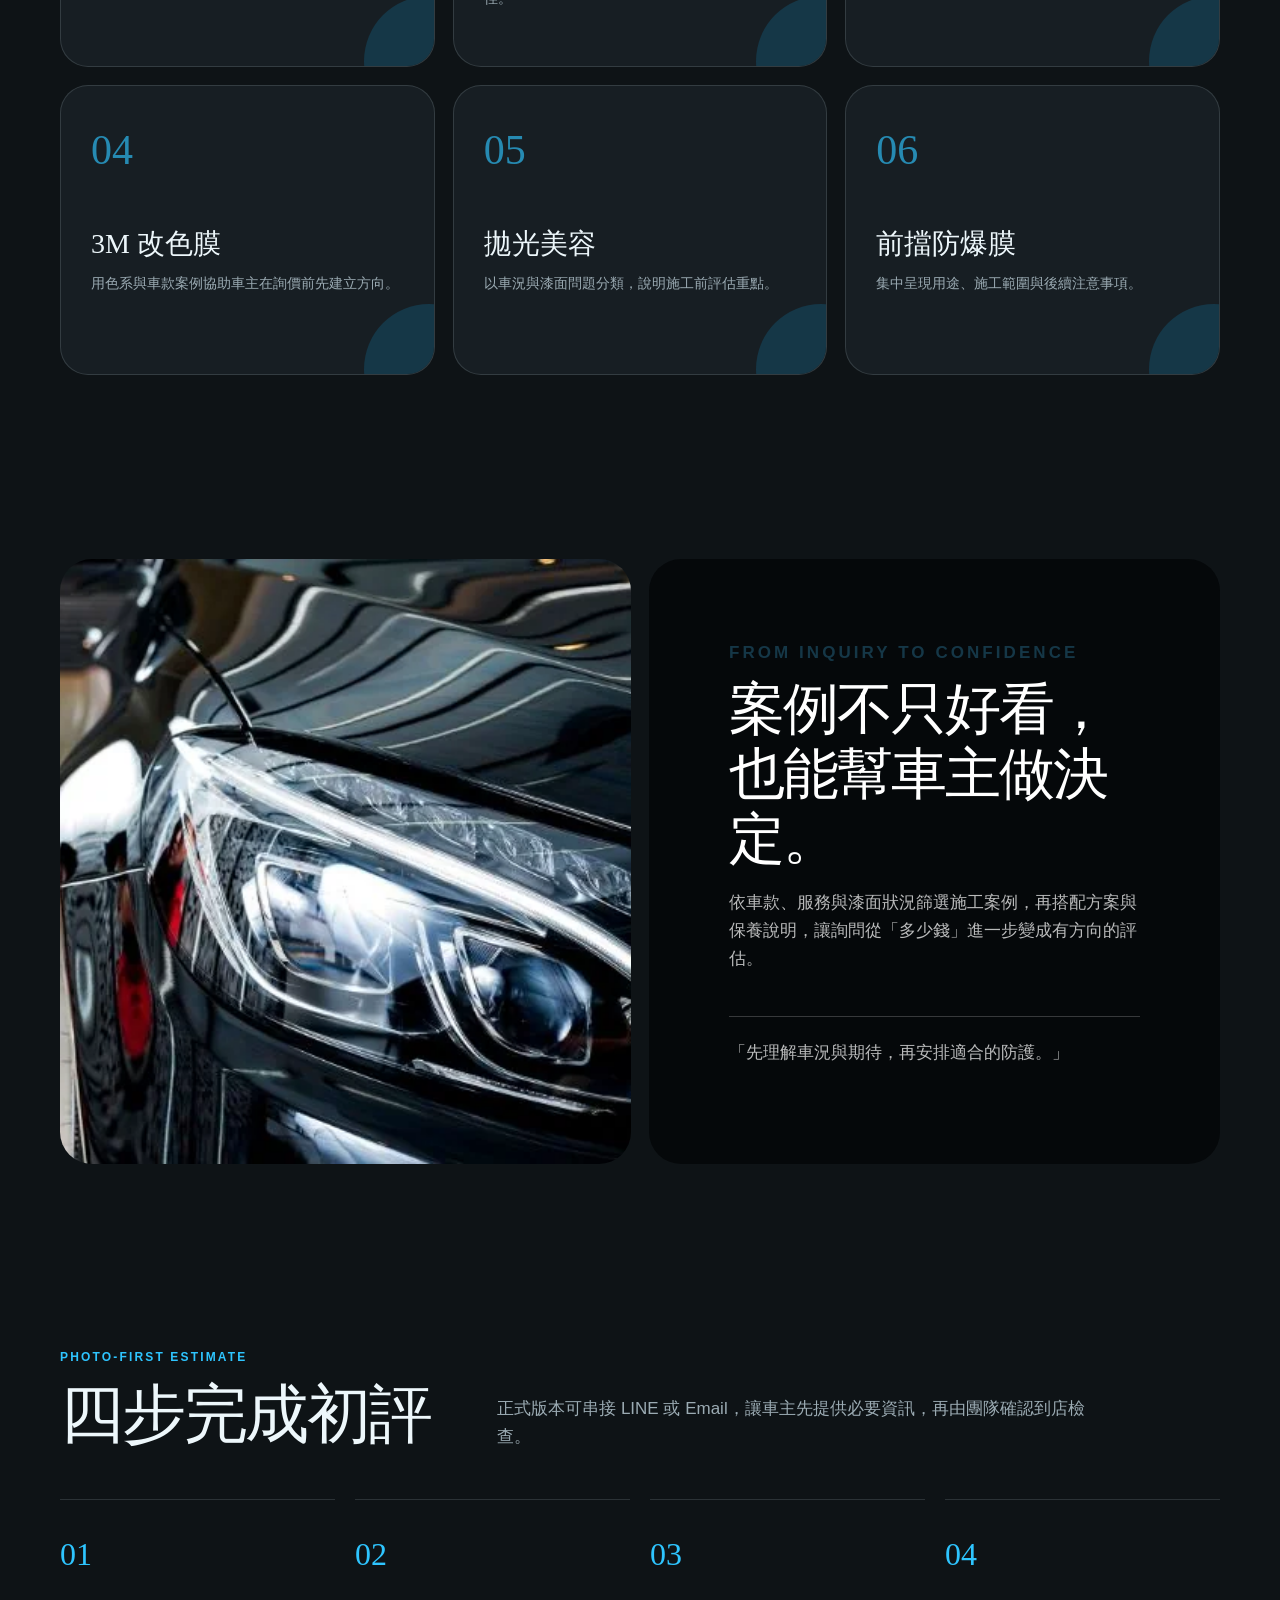
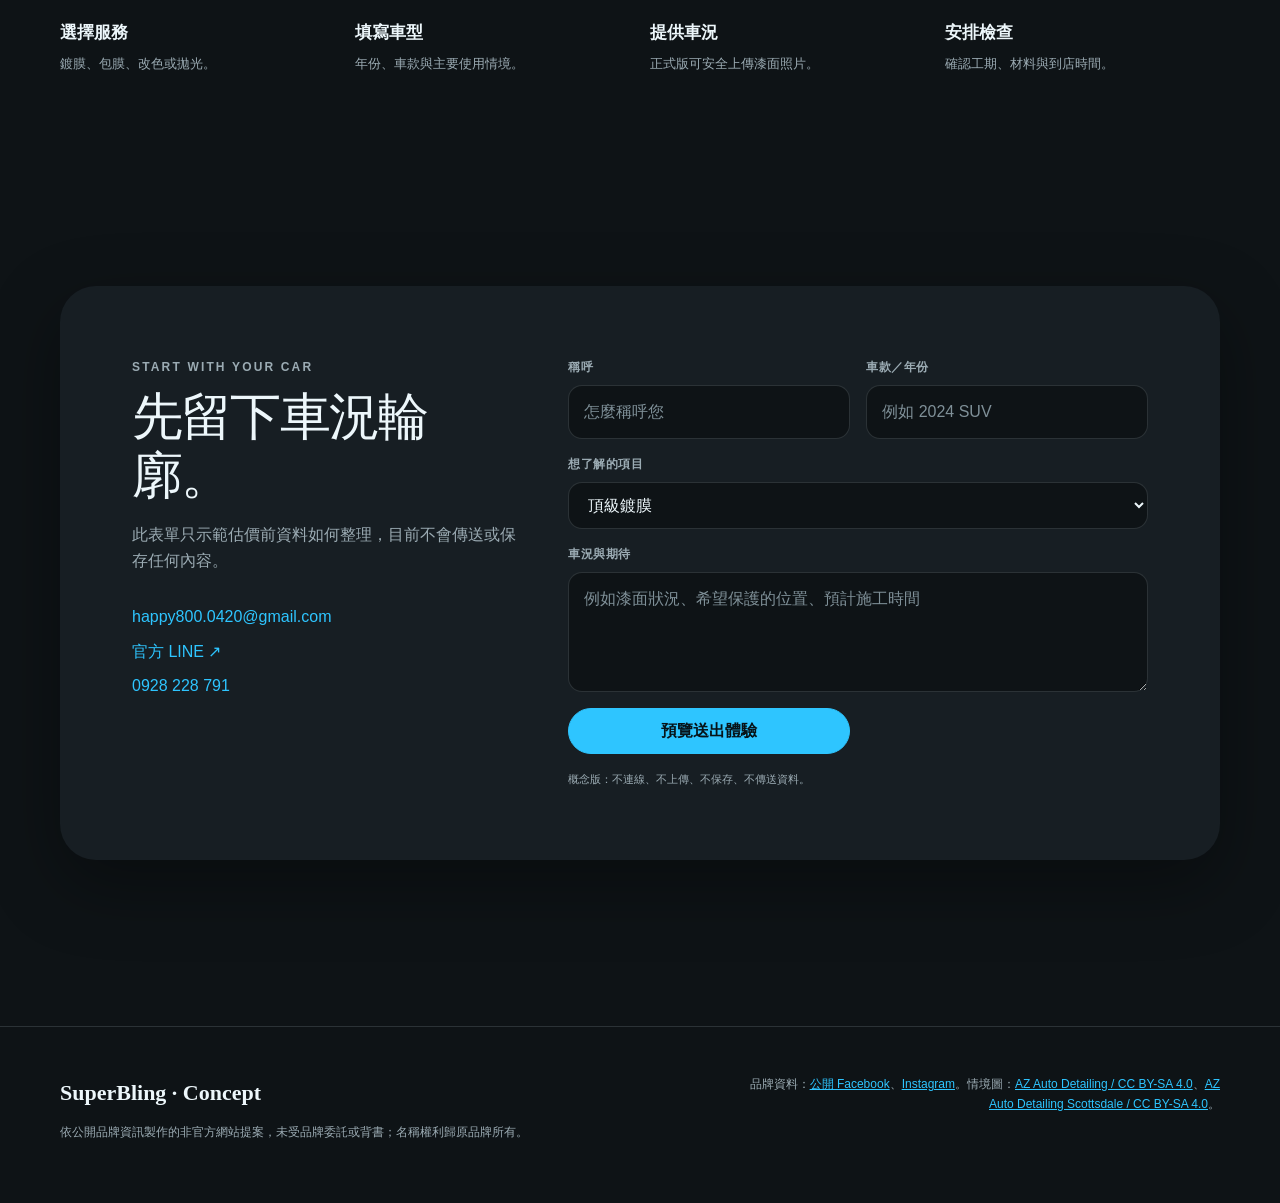
<file: superbling/index.html>
<!doctype html>
<html lang="zh-Hant">
<head>
  <meta charset="utf-8">
  <meta name="viewport" content="width=device-width,initial-scale=1">
  <meta name="robots" content="noindex,nofollow,noarchive">
  <meta name="referrer" content="strict-origin-when-cross-origin">
  <meta name="description" content="SuperBling 車體防護非官方網站概念提案，僅供品牌評估。">
  <link rel="icon" href="data:image/svg+xml,%3Csvg xmlns='http://www.w3.org/2000/svg' viewBox='0 0 64 64'%3E%3Ccircle cx='32' cy='32' r='28' fill='%232ec5ff'/%3E%3C/svg%3E">
  <title>SuperBling 車體防護｜網站概念提案</title>
  <link rel="stylesheet" href="../assets/site.css">
  <script defer src="../assets/site.js"></script>
</head>
<body class="superbling">
  <div class="concept-bar">非官方概念提案 · 僅供 SuperBling 評估 · 本頁不收集或傳送資料</div>
  <header class="site-header">
    <nav class="nav" aria-label="主要導覽">
      <a class="brand" href="#top" aria-label="回到頁首">
        <span class="brand-mark">SB</span>
        <span class="brand-copy"><strong>SuperBling</strong><span>AUTO PROTECTION · BANQIAO</span></span>
      </a>
      <div class="nav-links">
        <a href="#services">防護項目</a><a href="#story">施工價值</a><a href="#process">估價流程</a><a class="nav-cta" href="mailto:happy800.0420@gmail.com">Email 諮詢</a>
      </div>
    </nav>
  </header>
  <main id="top">
    <section class="hero" aria-labelledby="hero-title">
      <div class="hero-copy">
        <p class="eyebrow">Protect the finish · keep the feeling</p>
        <h1 id="hero-title">每一寸光澤，都值得清楚的選擇。</h1>
        <p class="hero-lead">從鍍膜、犀牛皮到改色膜，把材質、適用情境、施工時間與保養方式整理在同一個入口。</p>
        <div class="hero-actions"><a class="button" href="#services">比較防護方案</a><a class="button secondary" href="#inquiry">模擬車況估價</a></div>
        <p class="hero-note">項目依品牌公開 Facebook／Instagram 整理；實際材料、工期、保固與報價以品牌確認為準。</p>
      </div>
      <div class="hero-media">
        <img src="../assets/images/car-polish.webp" alt="汽車烤漆拋光施工情境圖" fetchpriority="high">
        <div class="hero-stamp text-stamp"><strong>SB</strong><span>CARE</span></div>
        <div class="hero-caption"><span>車體養護 · 情境示意</span><span>新北 · 板橋</span></div>
      </div>
    </section>
    <section class="section" id="services">
      <div class="section-head reveal"><div><p class="section-kicker">Protection menu</p><h2>先看懂差異<br>再決定施工</h2></div><p class="section-intro">官網可把分散在貼文與精選動態中的資訊，整理成車主能快速比較的防護指南。</p></div>
      <div class="service-grid">
        <article class="service-card reveal"><span class="num">01</span><h3>頂級鍍膜</h3><p>說明光澤、防護、日常維護與適合的用車情境。</p></article>
        <article class="service-card reveal"><span class="num">02</span><h3>透明犀牛皮</h3><p>依保護範圍、常見受損部位與施工細節建立選擇路徑。</p></article>
        <article class="service-card reveal"><span class="num">03</span><h3>消光犀牛皮</h3><p>將外觀變化、保護效果與養護方式一次說明清楚。</p></article>
        <article class="service-card reveal"><span class="num">04</span><h3>3M 改色膜</h3><p>用色系與車款案例協助車主在詢價前先建立方向。</p></article>
        <article class="service-card reveal"><span class="num">05</span><h3>拋光美容</h3><p>以車況與漆面問題分類，說明施工前評估重點。</p></article>
        <article class="service-card reveal"><span class="num">06</span><h3>前擋防爆膜</h3><p>集中呈現用途、施工範圍與後續注意事項。</p></article>
      </div>
    </section>
    <section class="section compact" id="story">
      <div class="story reveal"><div class="story-media"><img src="../assets/images/car-finish.webp" alt="汽車表面細緻養護情境圖" loading="lazy"></div><div class="story-copy"><p class="section-kicker">From inquiry to confidence</p><h2>案例不只好看，也能幫車主做決定。</h2><p>依車款、服務與漆面狀況篩選施工案例，再搭配方案與保養說明，讓詢問從「多少錢」進一步變成有方向的評估。</p><p class="quote">「先理解車況與期待，再安排適合的防護。」</p></div></div>
    </section>
    <section class="section" id="process">
      <div class="section-head reveal"><div><p class="section-kicker">Photo-first estimate</p><h2>四步完成初評</h2></div><p class="section-intro">正式版本可串接 LINE 或 Email，讓車主先提供必要資訊，再由團隊確認到店檢查。</p></div>
      <div class="steps"><div class="step reveal"><h3>選擇服務</h3><p>鍍膜、包膜、改色或拋光。</p></div><div class="step reveal"><h3>填寫車型</h3><p>年份、車款與主要使用情境。</p></div><div class="step reveal"><h3>提供車況</h3><p>正式版可安全上傳漆面照片。</p></div><div class="step reveal"><h3>安排檢查</h3><p>確認工期、材料與到店時間。</p></div></div>
    </section>
    <section class="section compact" id="inquiry">
      <div class="inquiry-wrap reveal"><div class="inquiry-copy"><p class="section-kicker">Start with your car</p><h2>先留下車況輪廓。</h2><p>此表單只示範估價前資料如何整理，目前不會傳送或保存任何內容。</p><div class="contact-list"><a href="mailto:happy800.0420@gmail.com">happy800.0420@gmail.com</a><a href="https://lin.ee/XXefyct" target="_blank" rel="noopener">官方 LINE ↗</a><a href="tel:+886928228791">0928 228 791</a></div></div>
        <form class="demo-form" data-demo-form><div class="field"><label for="sb-name">稱呼</label><input id="sb-name" name="name" autocomplete="name" placeholder="怎麼稱呼您"></div><div class="field"><label for="sb-car">車款／年份</label><input id="sb-car" name="car" placeholder="例如 2024 SUV"></div><div class="field full"><label for="sb-service">想了解的項目</label><select id="sb-service" name="service"><option>頂級鍍膜</option><option>透明／消光犀牛皮</option><option>3M 改色膜</option><option>拋光美容</option><option>前擋防爆膜</option></select></div><div class="field full"><label for="sb-note">車況與期待</label><textarea id="sb-note" name="note" placeholder="例如漆面狀況、希望保護的位置、預計施工時間"></textarea></div><button class="button" type="submit">預覽送出體驗</button><p class="form-note">概念版：不連線、不上傳、不保存、不傳送資料。</p><div class="form-result" tabindex="-1"></div></form>
      </div>
    </section>
  </main>
  <footer class="site-footer"><div class="footer-inner"><div class="footer-brand"><strong>SuperBling · Concept</strong><p>依公開品牌資訊製作的非官方網站提案，未受品牌委託或背書；名稱權利歸原品牌所有。</p></div><div class="credits">品牌資料：<a href="https://www.facebook.com/superblingyang/?locale=zh_TW" target="_blank" rel="noopener">公開 Facebook</a>、<a href="https://www.instagram.com/superbling_/" target="_blank" rel="noopener">Instagram</a>。情境圖：<a href="https://commons.wikimedia.org/wiki/File:AZ_Auto_Detailing.jpg" target="_blank" rel="noopener">AZ Auto Detailing / CC BY-SA 4.0</a>、<a href="https://commons.wikimedia.org/wiki/File:Asset_6.jpg" target="_blank" rel="noopener">AZ Auto Detailing Scottsdale / CC BY-SA 4.0</a>。</div></div></footer>
</body>
</html>
</file>
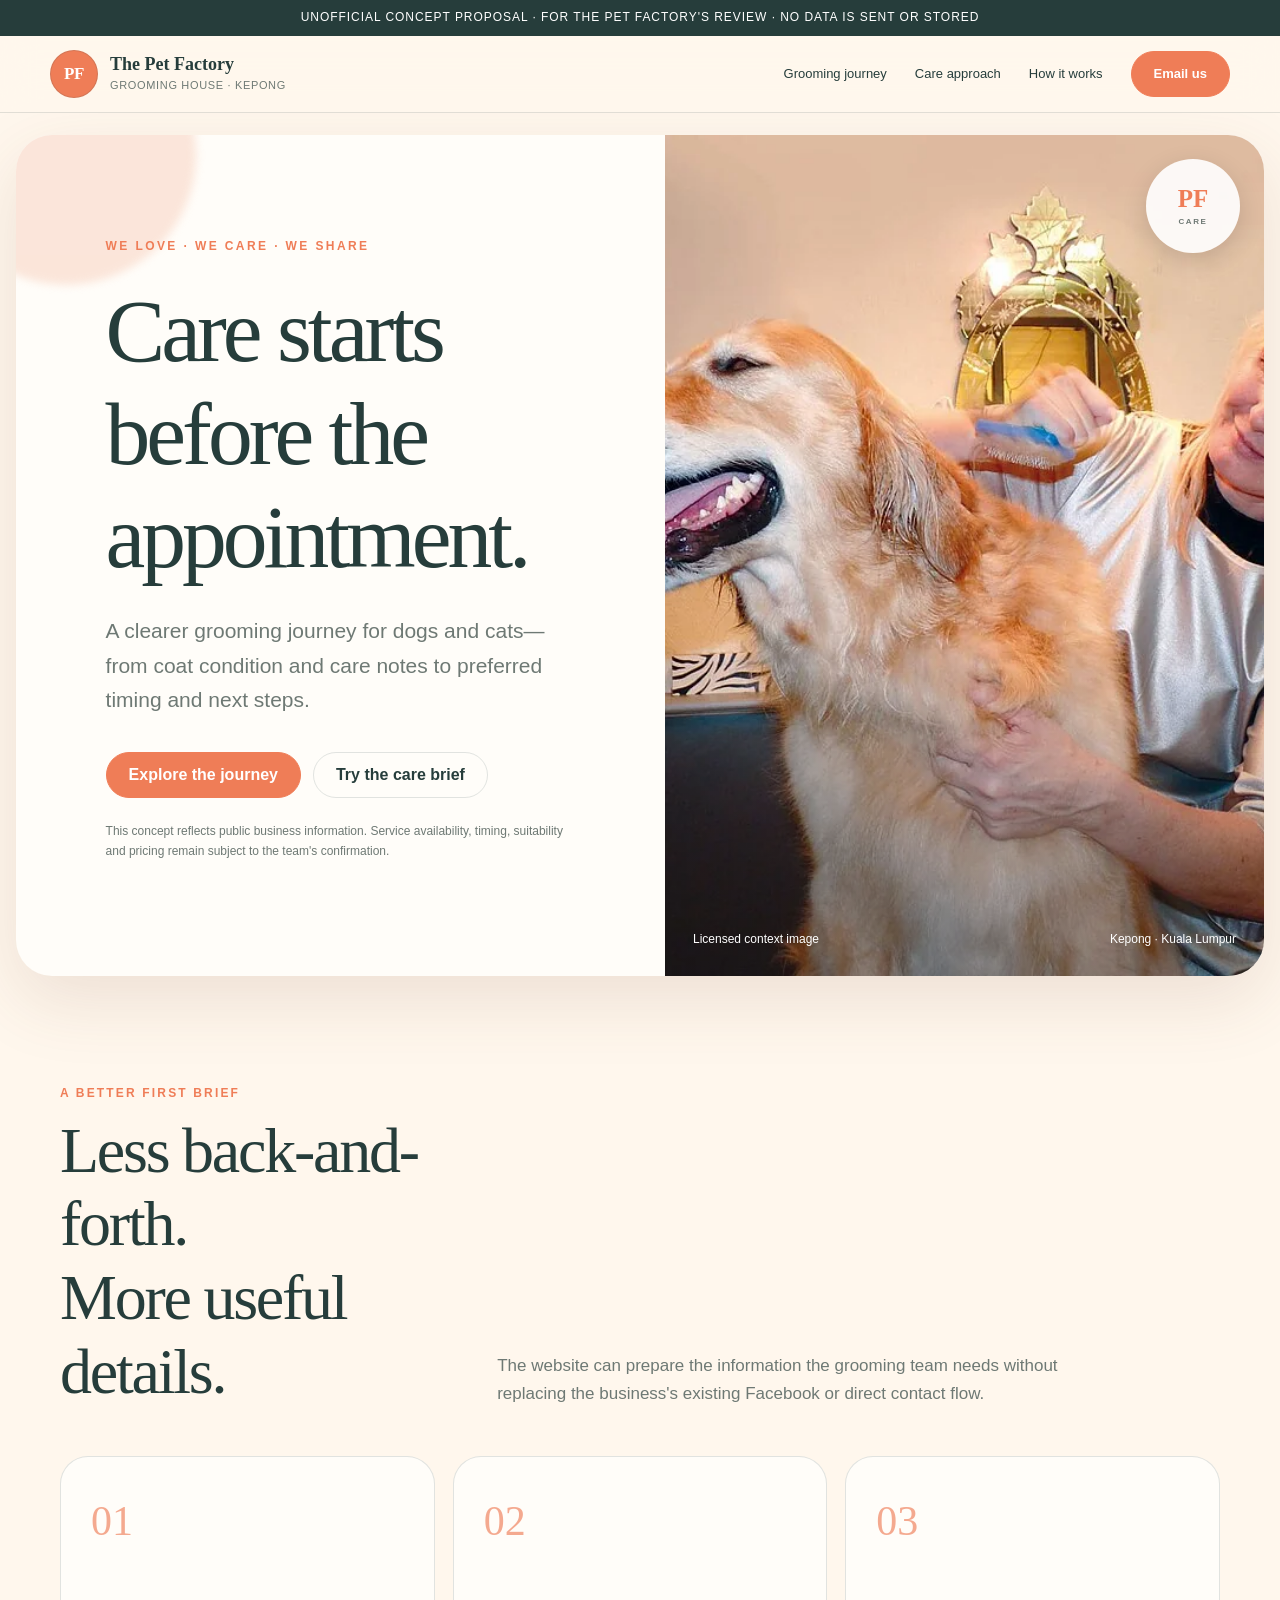
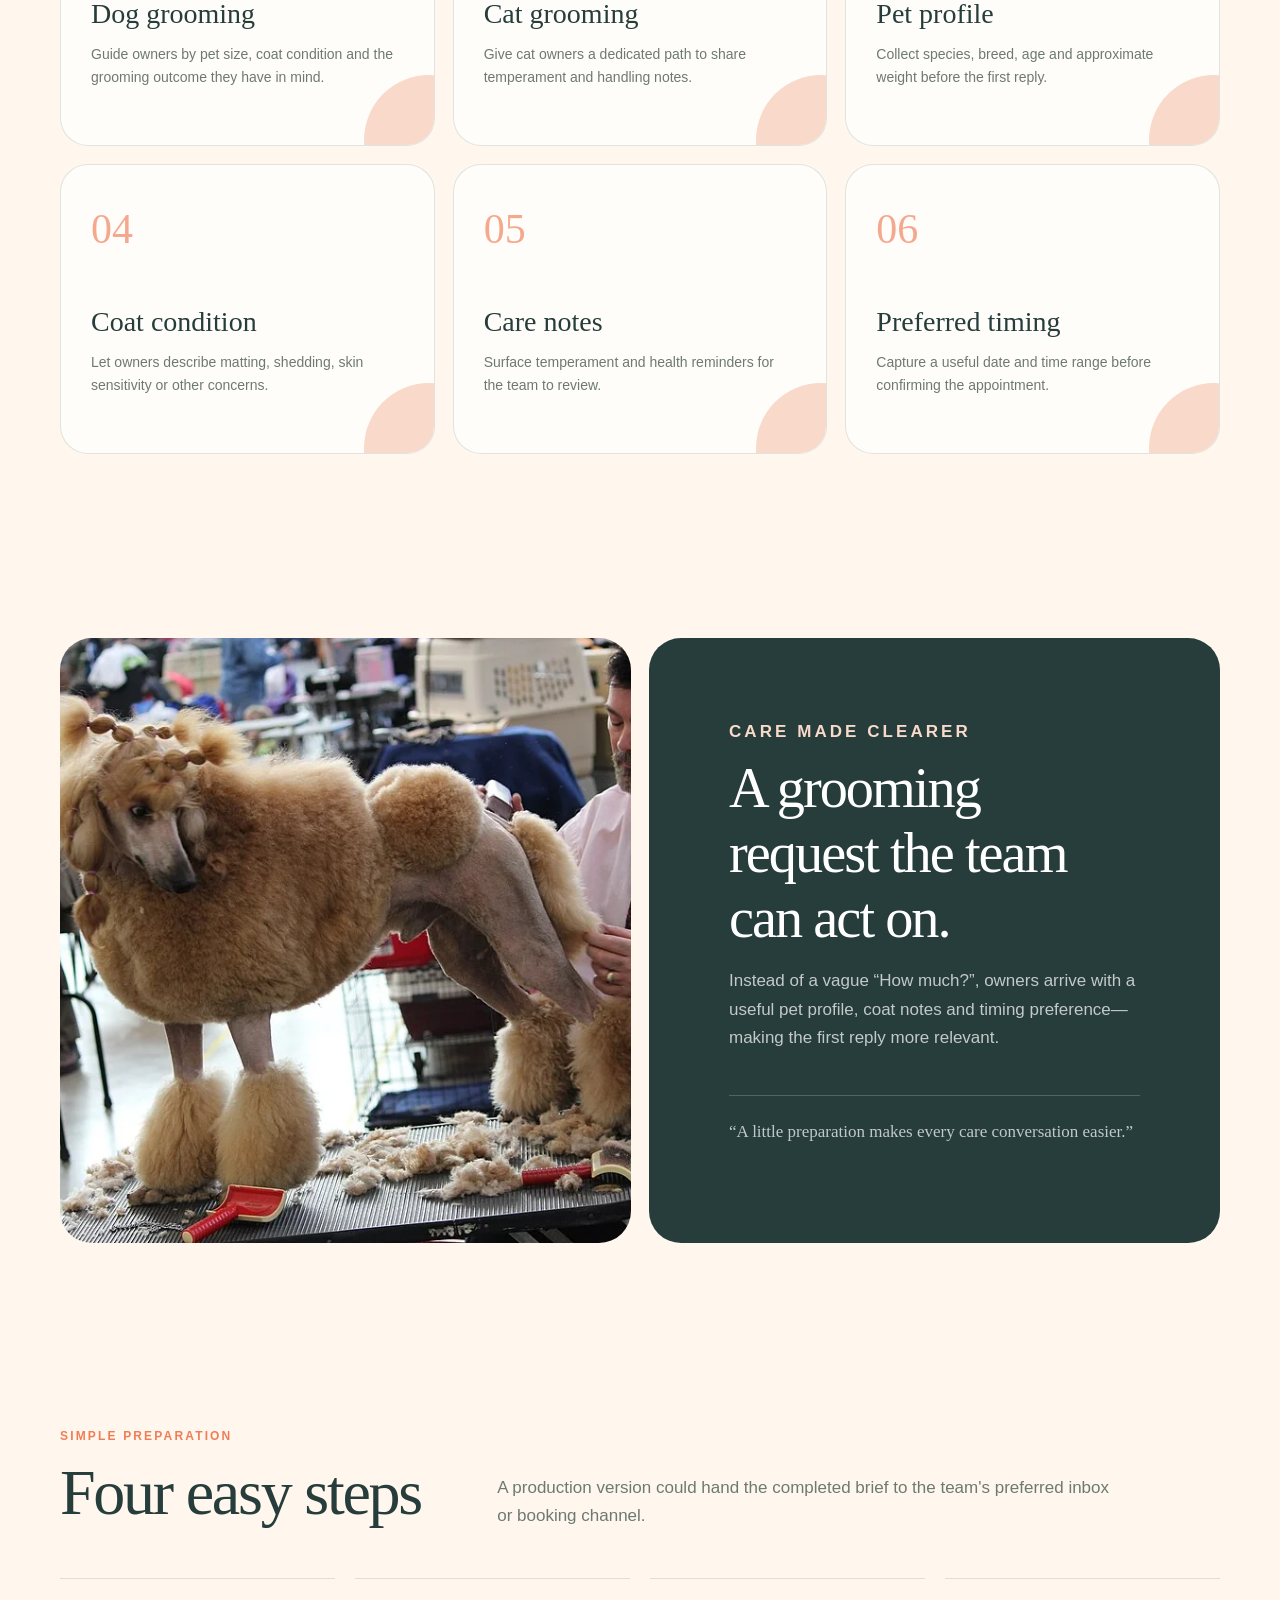
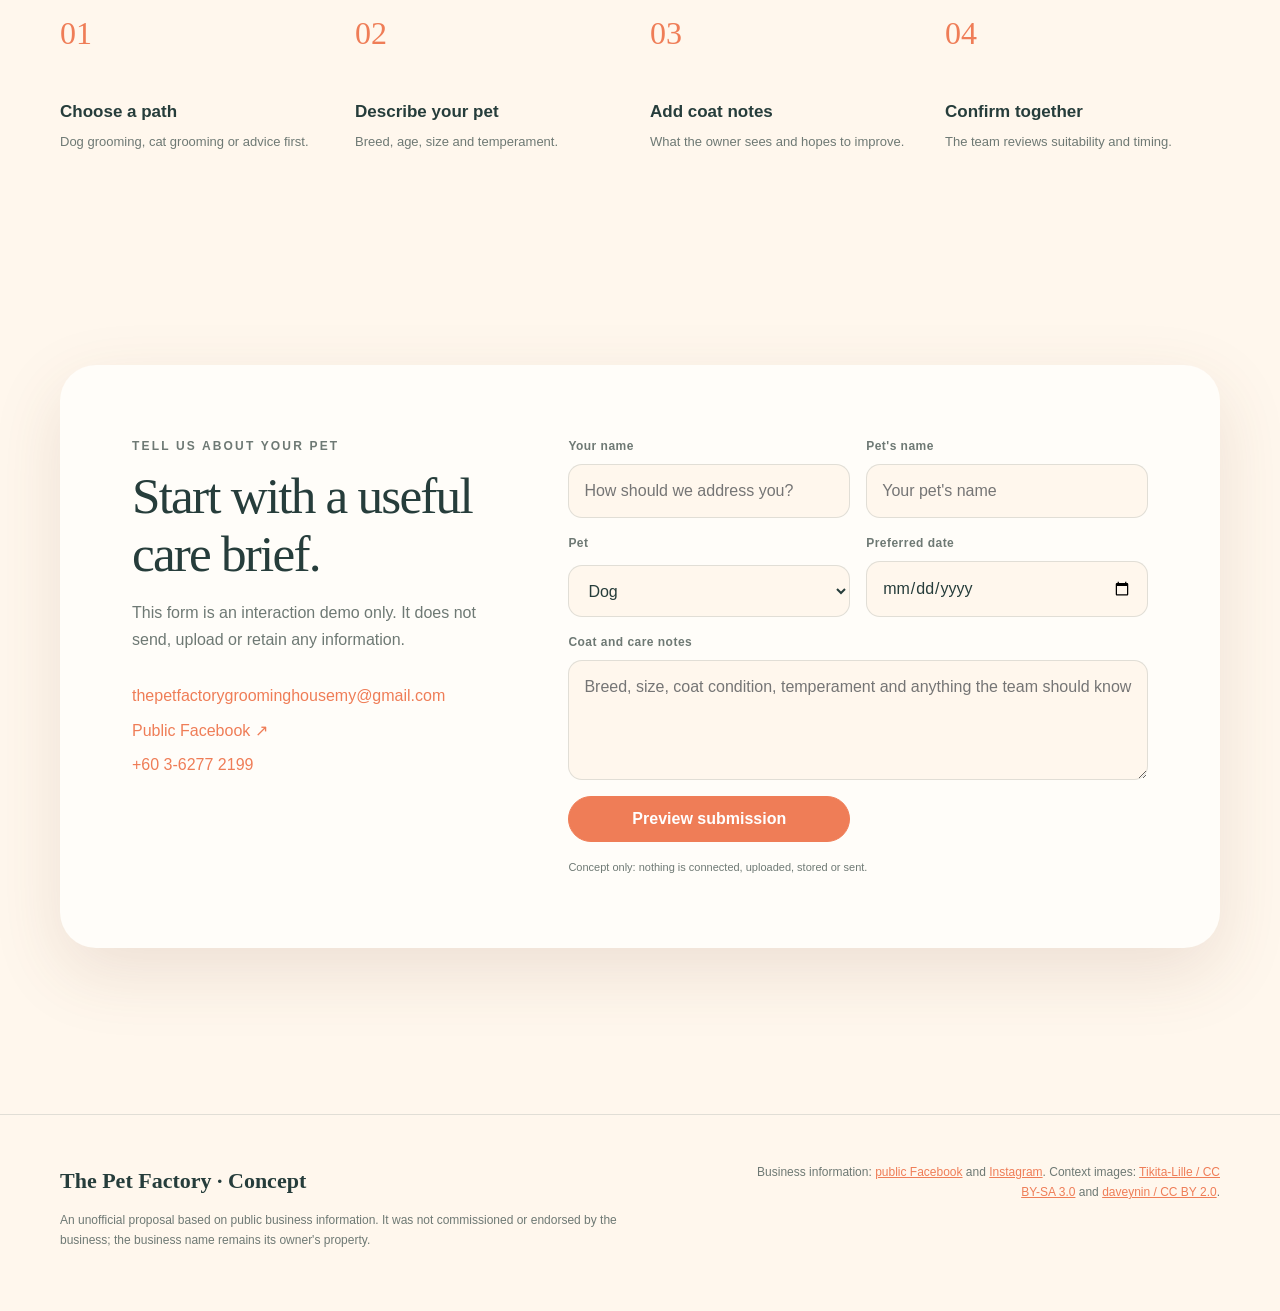
<file: the-pet-factory/index.html>
<!doctype html>
<html lang="en">
<head>
  <meta charset="utf-8"><meta name="viewport" content="width=device-width,initial-scale=1"><meta name="robots" content="noindex,nofollow,noarchive"><meta name="referrer" content="strict-origin-when-cross-origin">
  <meta name="description" content="An unofficial website concept prepared for The Pet Factory grooming house in Kepong.">
  <link rel="icon" href="data:image/svg+xml,%3Csvg xmlns='http://www.w3.org/2000/svg' viewBox='0 0 64 64'%3E%3Ccircle cx='32' cy='32' r='28' fill='%23ef7d57'/%3E%3C/svg%3E">
  <title>The Pet Factory｜Unofficial website concept</title><link rel="stylesheet" href="../assets/site.css"><script defer src="../assets/site.js"></script>
</head>
<body class="petfactory">
  <div class="concept-bar">UNOFFICIAL CONCEPT PROPOSAL · FOR THE PET FACTORY'S REVIEW · NO DATA IS SENT OR STORED</div>
  <header class="site-header"><nav class="nav" aria-label="Main navigation"><a class="brand" href="#top"><span class="brand-mark">PF</span><span class="brand-copy"><strong>The Pet Factory</strong><span>GROOMING HOUSE · KEPONG</span></span></a><div class="nav-links"><a href="#services">Grooming journey</a><a href="#story">Care approach</a><a href="#process">How it works</a><a class="nav-cta" href="mailto:thepetfactorygroominghousemy@gmail.com">Email us</a></div></nav></header>
  <main id="top">
    <section class="hero" aria-labelledby="hero-title"><div class="hero-copy"><p class="eyebrow">We love · we care · we share</p><h1 id="hero-title">Care starts before the appointment.</h1><p class="hero-lead">A clearer grooming journey for dogs and cats—from coat condition and care notes to preferred timing and next steps.</p><div class="hero-actions"><a class="button" href="#services">Explore the journey</a><a class="button secondary" href="#inquiry">Try the care brief</a></div><p class="hero-note">This concept reflects public business information. Service availability, timing, suitability and pricing remain subject to the team's confirmation.</p></div><div class="hero-media"><img src="../assets/images/dog-grooming.webp" alt="A dog receiving a grooming session in a salon setting" fetchpriority="high"><div class="hero-stamp text-stamp"><strong>PF</strong><span>CARE</span></div><div class="hero-caption"><span>Licensed context image</span><span>Kepong · Kuala Lumpur</span></div></div></section>
    <section class="section" id="services"><div class="section-head reveal"><div><p class="section-kicker">A better first brief</p><h2>Less back-and-forth.<br>More useful details.</h2></div><p class="section-intro">The website can prepare the information the grooming team needs without replacing the business's existing Facebook or direct contact flow.</p></div><div class="service-grid"><article class="service-card reveal"><span class="num">01</span><h3>Dog grooming</h3><p>Guide owners by pet size, coat condition and the grooming outcome they have in mind.</p></article><article class="service-card reveal"><span class="num">02</span><h3>Cat grooming</h3><p>Give cat owners a dedicated path to share temperament and handling notes.</p></article><article class="service-card reveal"><span class="num">03</span><h3>Pet profile</h3><p>Collect species, breed, age and approximate weight before the first reply.</p></article><article class="service-card reveal"><span class="num">04</span><h3>Coat condition</h3><p>Let owners describe matting, shedding, skin sensitivity or other concerns.</p></article><article class="service-card reveal"><span class="num">05</span><h3>Care notes</h3><p>Surface temperament and health reminders for the team to review.</p></article><article class="service-card reveal"><span class="num">06</span><h3>Preferred timing</h3><p>Capture a useful date and time range before confirming the appointment.</p></article></div></section>
    <section class="section compact" id="story"><div class="story reveal"><div class="story-media"><img src="../assets/images/poodle-groom.webp" alt="A poodle during a grooming session" loading="lazy"></div><div class="story-copy"><p class="section-kicker">Care made clearer</p><h2>A grooming request the team can act on.</h2><p>Instead of a vague “How much?”, owners arrive with a useful pet profile, coat notes and timing preference—making the first reply more relevant.</p><p class="quote">“A little preparation makes every care conversation easier.”</p></div></div></section>
    <section class="section" id="process"><div class="section-head reveal"><div><p class="section-kicker">Simple preparation</p><h2>Four easy steps</h2></div><p class="section-intro">A production version could hand the completed brief to the team's preferred inbox or booking channel.</p></div><div class="steps"><div class="step reveal"><h3>Choose a path</h3><p>Dog grooming, cat grooming or advice first.</p></div><div class="step reveal"><h3>Describe your pet</h3><p>Breed, age, size and temperament.</p></div><div class="step reveal"><h3>Add coat notes</h3><p>What the owner sees and hopes to improve.</p></div><div class="step reveal"><h3>Confirm together</h3><p>The team reviews suitability and timing.</p></div></div></section>
    <section class="section compact" id="inquiry"><div class="inquiry-wrap reveal"><div class="inquiry-copy"><p class="section-kicker">Tell us about your pet</p><h2>Start with a useful care brief.</h2><p>This form is an interaction demo only. It does not send, upload or retain any information.</p><div class="contact-list"><a href="mailto:thepetfactorygroominghousemy@gmail.com">thepetfactorygroominghousemy@gmail.com</a><a href="https://www.facebook.com/tpfgrooming" target="_blank" rel="noopener">Public Facebook ↗</a><a href="tel:+60362772199">+60 3-6277 2199</a></div></div><form class="demo-form" data-demo-form data-result-lang="en"><div class="field"><label for="pf-name">Your name</label><input id="pf-name" name="name" autocomplete="name" placeholder="How should we address you?"></div><div class="field"><label for="pf-pet">Pet's name</label><input id="pf-pet" name="pet" placeholder="Your pet's name"></div><div class="field"><label for="pf-kind">Pet</label><select id="pf-kind" name="kind"><option>Dog</option><option>Cat</option><option>Other / ask first</option></select></div><div class="field"><label for="pf-date">Preferred date</label><input id="pf-date" name="date" type="date"></div><div class="field full"><label for="pf-note">Coat and care notes</label><textarea id="pf-note" name="note" placeholder="Breed, size, coat condition, temperament and anything the team should know"></textarea></div><button class="button" type="submit">Preview submission</button><p class="form-note">Concept only: nothing is connected, uploaded, stored or sent.</p><div class="form-result" tabindex="-1"></div></form></div></section>
  </main>
  <footer class="site-footer"><div class="footer-inner"><div class="footer-brand"><strong>The Pet Factory · Concept</strong><p>An unofficial proposal based on public business information. It was not commissioned or endorsed by the business; the business name remains its owner's property.</p></div><div class="credits">Business information: <a href="https://www.facebook.com/tpfgrooming" target="_blank" rel="noopener">public Facebook</a> and <a href="https://www.instagram.com/thepetfactory.my/" target="_blank" rel="noopener">Instagram</a>. Context images: <a href="https://commons.wikimedia.org/wiki/File:TIKITA-TOILETTAGE-2.jpg" target="_blank" rel="noopener">Tikita-Lille / CC BY-SA 3.0</a> and <a href="https://commons.wikimedia.org/wiki/File:Grooming_Poodle.jpg" target="_blank" rel="noopener">daveynin / CC BY 2.0</a>.</div></div></footer>
</body></html>
</file>
<file: assets/site.css>
@charset "UTF-8";

:root {
  --page: #f6f2eb;
  --surface: #fffdf9;
  --ink: #1b1a18;
  --muted: #746f68;
  --accent: #9d7d54;
  --accent-soft: #e9dfcf;
  --line: rgba(27, 26, 24, .14);
  --serif: Georgia, "Times New Roman", "Noto Serif TC", serif;
  --sans: -apple-system, BlinkMacSystemFont, "Segoe UI", "Noto Sans TC", sans-serif;
  --shadow: 0 24px 70px rgba(42, 33, 22, .11);
  --radius: 28px;
}

* { box-sizing: border-box; }
html { scroll-behavior: smooth; }
body {
  margin: 0;
  color: var(--ink);
  background: var(--page);
  font-family: var(--sans);
  line-height: 1.65;
  -webkit-font-smoothing: antialiased;
}
body.cola {
  --page: #fff8f0;
  --surface: #fffdf9;
  --ink: #382f2b;
  --muted: #796c65;
  --accent: #dc7568;
  --accent-soft: #f7d8c9;
  --line: rgba(95, 70, 59, .14);
  --shadow: 0 24px 70px rgba(134, 82, 63, .13);
}
body.monbebe {
  --page: #f4f9f7;
  --surface: #fffdfa;
  --ink: #294546;
  --muted: #647979;
  --accent: #53999a;
  --accent-soft: #d6ebe7;
  --line: rgba(40, 76, 76, .14);
  --shadow: 0 24px 70px rgba(60, 108, 108, .12);
}
body.superbling {
  --page: #0e1316;
  --surface: #171e23;
  --ink: #edf7fb;
  --muted: #9babb3;
  --accent: #2ec5ff;
  --accent-soft: #153747;
  --line: rgba(218, 240, 248, .14);
  --shadow: 0 24px 70px rgba(0, 0, 0, .34);
}
body.dogo {
  --page: #f8f1e8;
  --surface: #fffdf8;
  --ink: #2f3531;
  --muted: #74766f;
  --accent: #e36f51;
  --accent-soft: #f7d5c5;
  --line: rgba(65, 72, 65, .14);
  --shadow: 0 24px 70px rgba(91, 72, 49, .13);
}
body.shanlin {
  --page: #f0f3ea;
  --surface: #fbfcf7;
  --ink: #29352b;
  --muted: #6b766b;
  --accent: #6c8a69;
  --accent-soft: #dce6d5;
  --line: rgba(44, 66, 46, .15);
  --shadow: 0 24px 70px rgba(48, 70, 49, .13);
}
body.petfactory {
  --page: #fff7ed;
  --surface: #fffdf9;
  --ink: #263d3b;
  --muted: #6e7974;
  --accent: #ef7d57;
  --accent-soft: #f9d9c9;
  --line: rgba(48, 75, 72, .14);
  --shadow: 0 24px 70px rgba(116, 72, 48, .13);
}
body.mamas {
  --page: #edf7f4;
  --surface: #fffdf8;
  --ink: #173d3c;
  --muted: #607a77;
  --accent: #0c8c88;
  --accent-soft: #cce9e2;
  --line: rgba(24, 78, 74, .15);
  --shadow: 0 24px 70px rgba(21, 83, 79, .13);
}

img { display: block; max-width: 100%; }
a { color: inherit; }
button, input, select, textarea { font: inherit; }
button, a { -webkit-tap-highlight-color: transparent; }

.concept-bar {
  position: relative;
  z-index: 50;
  padding: 8px 20px;
  color: #fff;
  background: var(--ink);
  font-size: 12px;
  letter-spacing: .08em;
  text-align: center;
}
.site-header {
  position: sticky;
  top: 0;
  z-index: 40;
  border-bottom: 1px solid var(--line);
  background: color-mix(in srgb, var(--page) 88%, transparent);
  backdrop-filter: blur(18px);
}
.nav {
  width: min(1180px, calc(100% - 40px));
  height: 76px;
  margin: auto;
  display: flex;
  align-items: center;
  justify-content: space-between;
  gap: 24px;
}
.brand {
  display: inline-flex;
  align-items: center;
  gap: 12px;
  text-decoration: none;
  min-width: 0;
}
.brand img {
  width: 48px;
  height: 48px;
  object-fit: cover;
  border-radius: 50%;
  border: 1px solid var(--line);
  background: white;
}
.brand-mark {
  width: 48px;
  height: 48px;
  flex: 0 0 auto;
  display: grid;
  place-items: center;
  border: 1px solid var(--line);
  border-radius: 50%;
  color: #fff;
  background: var(--accent);
  font-family: var(--serif);
  font-size: 17px;
  font-weight: 800;
  letter-spacing: -.02em;
}
.brand-copy { line-height: 1.16; min-width: 0; }
.brand-copy strong { display: block; font-family: var(--serif); font-size: 18px; }
.brand-copy span { color: var(--muted); font-size: 11px; letter-spacing: .06em; }
.nav-links { display: flex; align-items: center; gap: 28px; }
.nav-links a { font-size: 13px; text-decoration: none; }
.nav-links a:hover { color: var(--accent); }
.nav-cta, .button {
  display: inline-flex;
  align-items: center;
  justify-content: center;
  min-height: 46px;
  padding: 0 22px;
  border: 1px solid var(--accent);
  border-radius: 999px;
  color: #fff;
  background: var(--accent);
  font-weight: 700;
  text-decoration: none;
  cursor: pointer;
  transition: transform .2s ease, box-shadow .2s ease, background .2s ease;
}
.button:hover, .nav-cta:hover { transform: translateY(-2px); box-shadow: 0 12px 28px color-mix(in srgb, var(--accent) 28%, transparent); }
.button.secondary { color: var(--ink); background: transparent; border-color: var(--line); }
.button.secondary:hover { border-color: var(--accent); color: var(--accent); box-shadow: none; }

.hero {
  width: min(1280px, calc(100% - 32px));
  min-height: 720px;
  margin: 22px auto 0;
  display: grid;
  grid-template-columns: minmax(0, 1.04fr) minmax(360px, .96fr);
  overflow: hidden;
  border-radius: 36px;
  background: var(--surface);
  box-shadow: var(--shadow);
}
.hero-copy {
  padding: clamp(62px, 8vw, 112px) clamp(34px, 7vw, 92px);
  display: flex;
  flex-direction: column;
  justify-content: center;
  position: relative;
}
.hero-copy::before {
  content: "";
  position: absolute;
  width: 260px;
  height: 260px;
  top: -110px;
  left: -80px;
  border-radius: 50%;
  background: var(--accent-soft);
  opacity: .65;
  filter: blur(4px);
}
.eyebrow {
  position: relative;
  margin: 0 0 22px;
  color: var(--accent);
  font-size: 12px;
  font-weight: 800;
  letter-spacing: .2em;
  text-transform: uppercase;
}
h1, h2, h3 { margin-top: 0; line-height: 1.15; }
h1 {
  position: relative;
  max-width: 770px;
  margin-bottom: 26px;
  font-family: var(--serif);
  font-size: clamp(48px, 7vw, 92px);
  font-weight: 500;
  letter-spacing: -.045em;
}
.cola h1 { font-family: var(--sans); font-weight: 850; letter-spacing: -.055em; }
.hero-lead { max-width: 620px; margin: 0 0 34px; color: var(--muted); font-size: clamp(17px, 1.7vw, 21px); }
.hero-actions { display: flex; flex-wrap: wrap; gap: 12px; }
.hero-note { margin-top: 24px; color: var(--muted); font-size: 12px; }
.hero-media { position: relative; min-height: 640px; overflow: hidden; background: var(--accent-soft); }
.hero-media > img { width: 100%; height: 100%; object-fit: cover; }
.hero-media::after { content: ""; position: absolute; inset: 0; background: linear-gradient(180deg, transparent 60%, rgba(20, 18, 15, .35)); }
.hero-caption { position: absolute; z-index: 2; left: 28px; right: 28px; bottom: 26px; display: flex; justify-content: space-between; gap: 12px; color: #fff; font-size: 12px; }
.hero-stamp {
  position: absolute;
  z-index: 3;
  right: 24px;
  top: 24px;
  width: 94px;
  height: 94px;
  display: grid;
  place-items: center;
  padding: 10px;
  border-radius: 50%;
  background: rgba(255,255,255,.9);
  box-shadow: 0 8px 26px rgba(0,0,0,.14);
}
.hero-stamp img { width: 100%; height: 100%; object-fit: contain; border-radius: 50%; }
.hero-stamp.text-stamp {
  display: flex;
  flex-direction: column;
  align-items: center;
  justify-content: center;
  color: var(--ink);
  line-height: 1;
}
.hero-stamp.text-stamp strong { color: var(--accent); font-family: var(--serif); font-size: 25px; }
.hero-stamp.text-stamp span { margin-top: 7px; color: var(--muted); font-size: 8px; font-weight: 800; letter-spacing: .2em; }

.superbling .concept-bar { color: #dff7ff; background: #05080a; }
.superbling .story-copy { background: #05080a; }
.superbling .button, .superbling .nav-cta { color: #071318; }
.superbling .button.secondary { color: var(--ink); }
.superbling .field input::placeholder, .superbling .field textarea::placeholder { color: #7f9098; }
.mamas .hero-caption { text-shadow: 0 2px 8px rgba(0,0,0,.7); }

.section { width: min(1160px, calc(100% - 40px)); margin: 0 auto; padding: 108px 0; }
.section.compact { padding: 76px 0; }
.section-head { display: grid; grid-template-columns: .7fr 1.3fr; gap: 48px; margin-bottom: 48px; align-items: end; }
.section-kicker { margin: 0 0 10px; color: var(--accent); font-size: 12px; font-weight: 800; letter-spacing: .18em; text-transform: uppercase; }
h2 { margin-bottom: 0; font-family: var(--serif); font-size: clamp(38px, 5vw, 66px); font-weight: 500; letter-spacing: -.035em; }
.cola h2 { font-family: var(--sans); font-weight: 830; }
.section-intro { max-width: 620px; margin: 0; color: var(--muted); font-size: 17px; }

.service-grid { display: grid; grid-template-columns: repeat(3, 1fr); gap: 18px; }
.service-card {
  position: relative;
  min-height: 290px;
  padding: 30px;
  overflow: hidden;
  border: 1px solid var(--line);
  border-radius: var(--radius);
  background: var(--surface);
  transition: transform .25s ease, box-shadow .25s ease;
}
.service-card:hover { transform: translateY(-5px); box-shadow: var(--shadow); }
.service-card .num { color: var(--accent); font-family: var(--serif); font-size: 42px; opacity: .65; }
.service-card h3 { margin: 42px 0 12px; font-family: var(--serif); font-size: 28px; font-weight: 500; }
.cola .service-card h3 { font-family: var(--sans); font-weight: 800; }
.service-card p { margin: 0; color: var(--muted); font-size: 14px; }
.service-card::after { content: ""; position: absolute; width: 130px; height: 130px; right: -60px; bottom: -60px; border-radius: 50%; background: var(--accent-soft); }

.story {
  display: grid;
  grid-template-columns: 1fr 1fr;
  gap: 18px;
}
.story-media, .story-copy { min-height: 510px; border-radius: 32px; overflow: hidden; }
.story-media { position: relative; background: var(--accent-soft); }
.story-media img { width: 100%; height: 100%; object-fit: cover; }
.story-copy { padding: clamp(38px, 7vw, 80px); display: flex; flex-direction: column; justify-content: center; background: var(--ink); color: #fff; }
.story-copy .section-kicker { color: var(--accent-soft); }
.story-copy h2 { color: #fff; font-size: clamp(36px, 4.4vw, 60px); }
.story-copy p { color: rgba(255,255,255,.72); font-size: 17px; }
.quote { margin-top: 26px; padding-top: 22px; border-top: 1px solid rgba(255,255,255,.2); font-family: var(--serif); font-size: 21px; }

.steps { counter-reset: step; display: grid; grid-template-columns: repeat(4,1fr); gap: 20px; }
.step { padding: 28px 0; border-top: 1px solid var(--line); }
.step::before { counter-increment: step; content: "0" counter(step); display: block; margin-bottom: 42px; color: var(--accent); font-family: var(--serif); font-size: 32px; }
.step h3 { margin-bottom: 10px; font-size: 17px; }
.step p { margin: 0; color: var(--muted); font-size: 13px; }

.inquiry-wrap {
  display: grid;
  grid-template-columns: .8fr 1.2fr;
  gap: 50px;
  padding: clamp(34px, 6vw, 72px);
  border-radius: 36px;
  background: var(--surface);
  box-shadow: var(--shadow);
}
.inquiry-copy h2 { font-size: clamp(36px, 4vw, 58px); }
.inquiry-copy p { color: var(--muted); }
.contact-list { display: grid; gap: 8px; margin-top: 30px; }
.contact-list a { color: var(--accent); text-decoration: none; word-break: break-word; }
.demo-form { display: grid; grid-template-columns: 1fr 1fr; gap: 16px; }
.field { display: grid; gap: 7px; }
.field.full { grid-column: 1 / -1; }
.field label { color: var(--muted); font-size: 12px; font-weight: 700; letter-spacing: .04em; }
.field input, .field select, .field textarea {
  width: 100%;
  border: 1px solid var(--line);
  border-radius: 14px;
  padding: 13px 15px;
  color: var(--ink);
  background: var(--page);
  outline: none;
}
.field textarea { min-height: 120px; resize: vertical; }
.field input:focus, .field select:focus, .field textarea:focus { border-color: var(--accent); box-shadow: 0 0 0 3px color-mix(in srgb, var(--accent) 14%, transparent); }
.form-note { grid-column: 1 / -1; margin: 0; color: var(--muted); font-size: 11px; }
.form-result { grid-column: 1 / -1; display: none; padding: 14px 16px; border-radius: 12px; color: var(--ink); background: var(--accent-soft); }
.form-result.show { display: block; }

.site-footer { margin-top: 90px; padding: 48px 20px; border-top: 1px solid var(--line); }
.footer-inner { width: min(1160px, 100%); margin: auto; display: flex; justify-content: space-between; align-items: flex-start; gap: 30px; }
.footer-brand { max-width: 580px; }
.footer-brand strong { font-family: var(--serif); font-size: 22px; }
.footer-brand p, .credits { color: var(--muted); font-size: 12px; }
.credits { max-width: 480px; text-align: right; }
.credits a { color: var(--accent); }

.reveal { opacity: 0; transform: translateY(24px); transition: opacity .7s ease, transform .7s ease; }
.reveal.visible { opacity: 1; transform: none; }

/* Demo directory */
.directory { min-height: 100vh; padding: 80px 20px; background: #171715; color: #f7f2e9; }
.directory-wrap { width: min(1180px, 100%); margin: auto; }
.directory .eyebrow { color: #d9bb8b; }
.directory h1 { max-width: 880px; }
.directory-lead { max-width: 700px; color: rgba(255,255,255,.65); font-size: 18px; }
.demo-grid { display: grid; grid-template-columns: repeat(3, 1fr); gap: 18px; margin-top: 64px; }
.demo-tile { min-height: 480px; position: relative; overflow: hidden; border-radius: 28px; background: #282824; color: white; text-decoration: none; }
.demo-tile img.cover { width: 100%; height: 100%; object-fit: cover; opacity: .76; transition: transform .55s ease, opacity .35s ease; }
.demo-tile::after { content: ""; position: absolute; inset: 0; background: linear-gradient(180deg, transparent 28%, rgba(0,0,0,.86)); }
.demo-tile:hover img.cover { transform: scale(1.045); opacity: .88; }
.demo-tile-copy { position: absolute; z-index: 2; inset: auto 28px 28px; }
.demo-tile-copy .pill { display: inline-block; margin-bottom: 12px; padding: 5px 10px; border-radius: 999px; background: rgba(255,255,255,.16); font-size: 11px; }
.demo-tile-copy h2 { font-size: 34px; }
.demo-tile-copy p { color: rgba(255,255,255,.7); }

@media (max-width: 900px) {
  .nav-links a:not(.nav-cta) { display: none; }
  .hero { min-height: auto; grid-template-columns: 1fr; }
  .hero-media { min-height: 510px; order: -1; }
  .hero-copy { padding: 62px 30px; }
  .section-head, .story, .inquiry-wrap { grid-template-columns: 1fr; }
  .service-grid { grid-template-columns: 1fr 1fr; }
  .steps { grid-template-columns: 1fr 1fr; }
  .demo-grid { grid-template-columns: 1fr; }
  .demo-tile { min-height: 420px; }
  .footer-inner { flex-direction: column; }
  .credits { text-align: left; }
}

@media (max-width: 560px) {
  .concept-bar { padding-inline: 12px; font-size: 10px; }
  .nav { width: min(100% - 24px, 1180px); height: 68px; }
  .brand img { width: 42px; height: 42px; }
  .brand-mark { width: 42px; height: 42px; font-size: 15px; }
  .brand-copy strong { font-size: 15px; white-space: nowrap; overflow: hidden; text-overflow: ellipsis; max-width: 170px; }
  .brand-copy span { display: none; }
  .nav-cta { min-height: 40px; padding: 0 15px; font-size: 12px; }
  .hero { width: calc(100% - 16px); border-radius: 24px; margin-top: 8px; }
  .hero-media { min-height: 430px; }
  .hero-stamp { width: 76px; height: 76px; }
  .hero-copy { padding: 50px 24px 58px; }
  h1 { font-size: clamp(44px, 14vw, 64px); }
  .hero-actions { display: grid; }
  .section { width: calc(100% - 28px); padding: 78px 0; }
  .section-head { gap: 20px; margin-bottom: 30px; }
  .service-grid, .steps { grid-template-columns: 1fr; }
  .service-card { min-height: 250px; }
  .story-media, .story-copy { min-height: 420px; border-radius: 24px; }
  .inquiry-wrap { padding: 30px 20px; border-radius: 24px; }
  .demo-form { grid-template-columns: 1fr; }
  .field.full { grid-column: auto; }
  .demo-form .button, .form-note, .form-result { grid-column: auto; }
}

@media (prefers-reduced-motion: reduce) {
  html { scroll-behavior: auto; }
  *, *::before, *::after { animation-duration: .01ms !important; animation-iteration-count: 1 !important; transition-duration: .01ms !important; }
  .reveal { opacity: 1; transform: none; }
}
</file>
